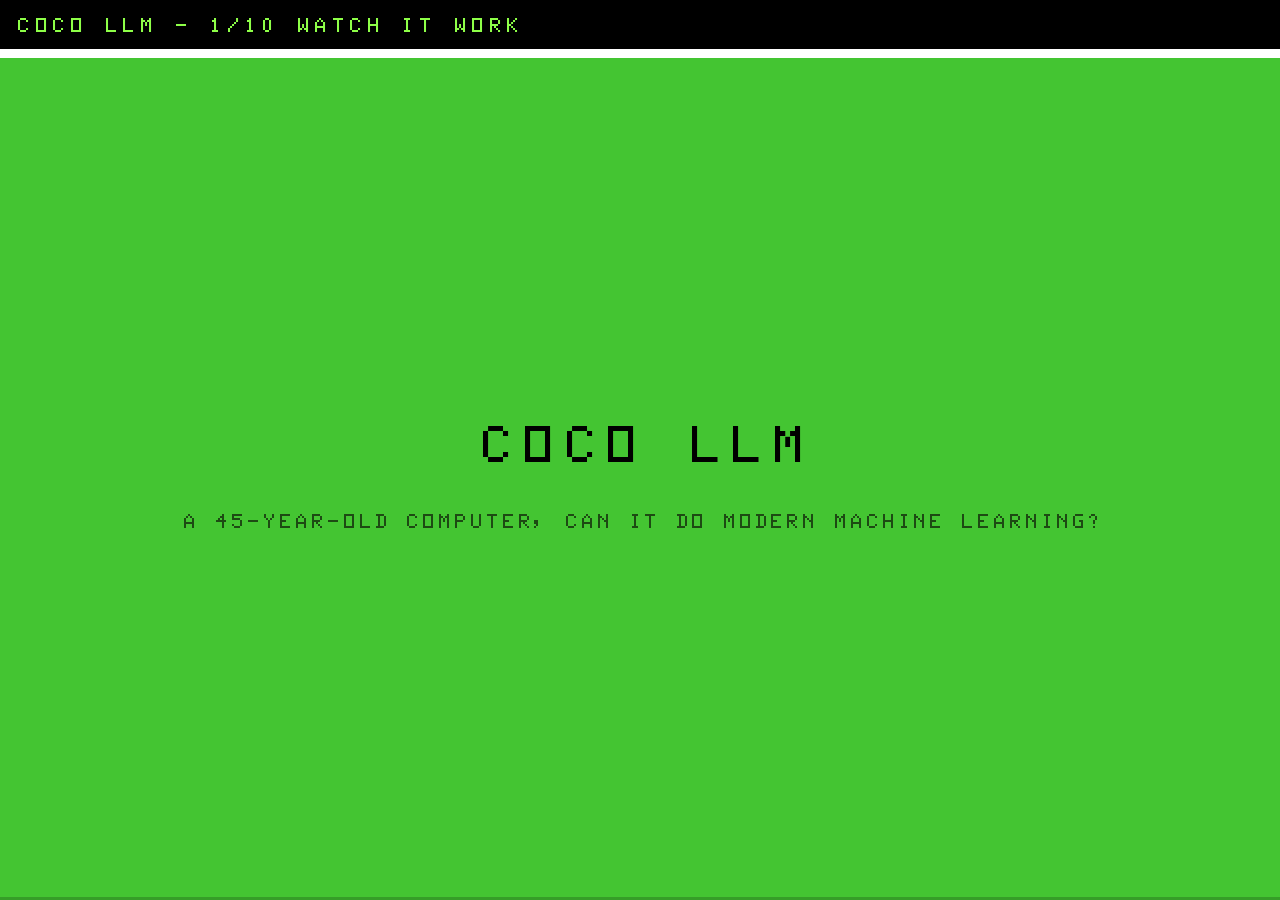
<file: presentation/deck/index.html>
<!doctype html>
<html lang="en">
<head>
<meta charset="utf-8">
<meta name="viewport" content="width=device-width, initial-scale=1">
<title>CoCo LLM</title>

<link rel="stylesheet" href="vendor/reveal/dist/reset.css">
<link rel="stylesheet" href="vendor/reveal/dist/reveal.css">
<link rel="stylesheet" href="../coco-palette.css">
<link rel="stylesheet" href="../coco-type.css">
<link rel="stylesheet" href="theme/coco.css">
<link rel="stylesheet" href="theme/figures.css">
</head>
<body>

<!--
  Nine blocks, forty minutes, five for questions. The structure here mirrors
  presentation/runsheet.md block for block, and data-timing carries that
  file's minute budget so the speaker view paces against it. Press S for the
  speaker view; it shows the notes and whether you are behind.

  Blocks 3, 4, 5, 6 and 8 run in XRoar, not here. Their slides are cues: they
  stay nearly empty so the projector is not competing with the emulator.

  Cut order, decided in advance: block 6 goes first, then block 4. Block 3
  shortens rather than goes. Block 8 never goes.
-->

<div class="reveal">
<div class="slides">

<!-- ============ 1. Watch it work · 1 min · slide + live launch ============ -->
<section data-timing="30" data-block="1" data-bar="COCO LLM - 1/10 WATCH IT WORK">
  <h1>Coco LLM</h1>
  <p class="sub">A 45-year-old computer, can it do modern machine learning?</p>
  <aside class="notes">
    <p><strong>BLOCK 1 OF 10 - WATCH IT WORK - SLIDE 1/2</strong></p>
    <p><strong>MACHINE: EXP-004, the live training run &middot; RUN NOW, room watching: make block1 (opens the deck, then launches XRoar training from random weights)</strong></p>
    <p>PRE-FLIGHT, before you walk on. Run: <strong>make stage</strong>. It launches the five parked XRoar windows:</p>
    <ul><li>EXP-005, block 4 (trains itself, parks at PRESS ANY KEY)</li><li>EXP-007, block 5 (parks at the completion editor)</li><li>EXP-012, block 6 (parks showing sixteen fake titles)</li><li>EXP-013, block 8 (parks at the RPSLS keys. Press R if anyone played it)</li><li>EXP-010, block 9 (parks at YOU SEED - MODEL CONTINUES; silent until Enter)</li></ul>
    <p>The windows look identical. Arrange them in block order. EXP-004 is NOT parked in advance: it starts training the moment it loads, and block 1 launches it in front of the room. Every block has a command — make block1 through block10 — and each demo block's target relaunches its window if a parked one dies.</p>
    <p>LAUNCH: make block1, as the talk opens, with the room watching. EXP-004 resets to random weights and starts training right there. CALL THE SHOT OUT LOUD: seed 6809 draws nonsense from these random weights right now — after 1,160 corrections, the same seed will draw names. Then leave it running and go to the slides: block 2 explains exactly what it is doing while it does it. It parks at PRESS ANY KEY when done.</p>
    <p>Then the photograph, next slide.</p>
  </aside>
</section>

<!-- The photograph: the CoCo 3 at the exhibit table, a Commodore 64 Ultimate behind it, dealing
     EXP-012's fake episode titles. Full screen, no words on it. The
     picture is a temporal average of a Live Photo's frames, so the CRT's
     scan bands cancel; nothing on the screen was altered. -->
<section data-timing="30" data-block="1" data-bar="COCO LLM - 1/10 WATCH IT WORK"
  data-background-image="images/coco3-at-the-table.jpg"
  data-background-size="auto 90%" data-background-position="center 96%">
  <aside class="notes">
    <p><strong>BLOCK 1 OF 10 - WATCH IT WORK - SLIDE 2/2</strong></p>
    <p>My CoCo 3 at the exhibit table, a Commodore 64 Ultimate behind it, with sixteen Star Trek episode titles on its screen. Read three out loud. None of them were ever filmed.</p>
    <p>Say what it is and where the work happened, because the rule is never to hide it: this is EXP-012, the fake episode titles, running on the real machine. The Mac trained this one; the CoCo is dealing them. Block 6 comes back to it.</p>
    <p>The CoCo 1, from 1981 with 32K, is the machine behind this window. It started from random numbers a few seconds ago, and that one trains itself.</p>
    <p>The promise: by the end you will know exactly how it did that, and be unimpressed by it in precisely the right way.</p>
    <p>Then the disclosure, once, and never again: that machine is at table N, what I project is its emulator at its clock speed, nothing is sped up.</p>
  </aside>
</section>

<!-- ============ 2. What the machine thinks a word is · 4 min · slide ============ -->
<section class="chapter" data-block="2" data-bar="COCO LLM - 2/10 HOW IT WORKS" data-background-color="var(--coco-amber)" data-timing="10">
  <p class="chnum">2</p>
  <h2>HOW IT WORKS</h2>
  <p class="charc">Demystifying the words and processes</p>
  <aside class="notes">
    <p><strong>BLOCK 2 OF 10 - HOW IT WORKS - CHAPTER CARD</strong></p>
    <p><strong>MACHINE: none, slides only &middot; EXP-004, the live training run, keeps training in block 1's window &middot; make block2 only prints that reminder</strong></p>
    <p>Prep the room for a little theory</p>
  </aside>
</section>

<section data-timing="25" data-block="2" data-bar="COCO LLM - 2/10 HOW IT WORKS">
  <h2>Training Data</h2>
  <p class="lead">Before the math, what words do we need?<br> Eighteen names of vintage computers.</p>
  <!-- FIGURE:corpus2 -->
  <div class="fig">
    <div class="corpus"><div class="col"><div class="entry">ACORN ARCHIMEDES</div><div class="entry">ACORN BBC MICRO</div><div class="entry">APPLE II</div><div class="entry">APPLE LISA</div><div class="entry">APPLE MACINTOSH</div><div class="entry">ATARI 400</div><div class="entry">ATARI 800</div><div class="entry">ATARI ST</div><div class="entry">COMMODORE 64</div></div><div class="col"><div class="entry">COMMODORE 128</div><div class="entry">COMMODORE AMIGA</div><div class="entry">COMMODORE PET</div><div class="entry">SINCLAIR ZX80</div><div class="entry">SINCLAIR ZX81</div><div class="entry">SINCLAIR ZX SPECTRUM</div><div class="entry">TANDY COLOR COMPUTER</div><div class="entry">TANDY TRS-80</div><div class="entry">TANDY MODEL 100</div></div></div>
    <p class="cap">This is the training data.</p>
  </div>
  <!-- /FIGURE:corpus2 -->
  <aside class="notes">
    <p><strong>BLOCK 2 OF 10 - HOW IT WORKS - SLIDE 1/9</strong></p>
    <p>THE TRAINING DATA, before any mechanism. Read three or four out loud. Everything this block explains is arithmetic over exactly these lines, and nothing else ever enters.</p>
    <p>Worth one beat: eighteen names is an absurdly small training set, and that is the point of the whole talk. Big models differ from this by the amount of training data, not by kind.</p>
  </aside>
</section>

<section data-timing="40" data-block="2" data-bar="COCO LLM - 2/10 HOW IT WORKS">
  <h2>What is a word?</h2>
  <p class="lead">Cutting text into pieces a machine can count is called
  <strong>tokenizing</strong>. The pieces are <strong>tokens</strong>. Here,
  I decided a token will be a whole word.</p>
  <!-- FIGURE:vocabulary -->
  <div class="fig">
    <div class="vocab"><div class="tok"><span class="id">0</span>&lt;END&gt;</div><div class="tok"><span class="id">1</span>100</div><div class="tok"><span class="id">2</span>128</div><div class="tok"><span class="id">3</span>400</div><div class="tok"><span class="id">4</span>64</div><div class="tok"><span class="id">5</span>800</div><div class="tok"><span class="id">6</span>ACORN</div><div class="tok hot"><span class="id">7</span>AMIGA</div><div class="tok"><span class="id">8</span>APPLE</div><div class="tok"><span class="id">9</span>ARCHIMEDES</div><div class="tok"><span class="id">10</span>ATARI</div><div class="tok"><span class="id">11</span>BBC</div><div class="tok"><span class="id">12</span>COLOR</div><div class="tok hot"><span class="id">13</span>COMMODORE</div><div class="tok"><span class="id">14</span>COMPUTER</div><div class="tok"><span class="id">15</span>II</div><div class="tok"><span class="id">16</span>LISA</div><div class="tok"><span class="id">17</span>MACINTOSH</div><div class="tok"><span class="id">18</span>MICRO</div><div class="tok"><span class="id">19</span>MODEL</div><div class="tok"><span class="id">20</span>PET</div><div class="tok"><span class="id">21</span>SINCLAIR</div><div class="tok"><span class="id">22</span>SPECTRUM</div><div class="tok"><span class="id">23</span>ST</div><div class="tok"><span class="id">24</span>TANDY</div><div class="tok"><span class="id">25</span>TRS-80</div><div class="tok"><span class="id">26</span>ZX</div><div class="tok"><span class="id">27</span>ZX80</div><div class="tok"><span class="id">28</span>ZX81</div></div>
    <p class="fragment lbl" data-fragment-index="1">
      COMMODORE AMIGA is
      13 and 7
    </p>
    <div class="slide-window"><div class="win-row fragment" data-fragment-index="2"><span class="cell ctx">&lt;END&gt;</span><span class="cell ctx">&lt;END&gt;</span><span class="arrow">&rarr;</span><span class="cell tgt">COMMODORE</span></div><div class="win-row fragment" data-fragment-index="3"><span class="cell ctx">&lt;END&gt;</span><span class="cell ctx">COMMODORE</span><span class="arrow">&rarr;</span><span class="cell tgt">AMIGA</span></div><div class="win-row fragment" data-fragment-index="4"><span class="cell ctx">COMMODORE</span><span class="cell ctx">AMIGA</span><span class="arrow">&rarr;</span><span class="cell tgt">&lt;END&gt;</span></div></div>
    <p class="cap fragment" data-fragment-index="2">
      Those 2 boxes are the <strong>context window</strong>. Here it
      holds 2 tokens. It slides, and everything before it is gone.
    </p>
    <p class="cap">18 names become
      58 training examples</p>
  </div>
  <!-- /FIGURE:vocabulary -->
  <aside class="notes">
    <p><strong>BLOCK 2 OF 10 - HOW IT WORKS - SLIDE 2/9</strong></p>
    <p>TWO WORDS TO NAME, and most of the room has heard both without ever being shown one.</p>
    <p>TOKENIZING first: the machine does not have words, it has numbers, and a person chose which numbers.</p>
    <p>Ask the room for a word that is not in the vocabulary. There is no graceful answer, and that is the point. Full tokenizer exercise is on the table.</p>
    <p>CONTEXT WINDOW second, on the sliding rows. Those two boxes on the left are the context window. Point at them sliding: the window moves along and everything behind it is gone. This model's window is two tokens wide.</p>
    <p>Worth saying once, plainly: when people talk about a model with a 200,000 token context window, that is this, wider. Same word, same meaning. Do not labour it.</p>
    <p>One experience to hang on the sliding: anyone who has had a long chat where the model seems to forget how the conversation started has watched this happen. The window slid, and the beginning fell out. Not moodiness, not fading interest — arithmetic. This is the cheapest "so THAT'S why" in the talk; spend one sentence on it.</p>
    <p>The window width is also why the next tables come in pairs.</p>
  </aside>
</section>

<!-- ============ 3. Random numbers, then not · 11 min · EXP-004 ============ -->
<!-- Two figures set up the loop, then the machine runs it. Timing splits the
     block's eleven minutes: two minutes of setup, nine on the machine. -->
<section data-timing="20" data-block="2" data-bar="COCO LLM - 2/10 HOW IT WORKS">
  <h2>Thirteen doesn't mean anything</h2>
  <!-- FIGURE:ids -->
  <div class="fig ids">
    <div class="idrow">
      <span class="idset">
        <span class="idchip big"><span class="idn">
          13</span>COMMODORE</span>
      </span>
      <span class="idnote">thirteenth word in the alphabet. That is all
        thirteen means.</span>
    </div>
    <div class="idrow fragment" data-fragment-index="1"><span class="idset"><span class="idchip"><span class="idn">27</span>ZX80</span><span class="idchip"><span class="idn">28</span>ZX81</span></span><span class="idnote yes">next to each other, and related</span></div><div class="idrow fragment" data-fragment-index="2"><span class="idset"><span class="idchip"><span class="idn">8</span>APPLE</span><span class="idchip"><span class="idn">9</span>ARCHIMEDES</span></span><span class="idnote no">next to each other, and not</span></div><div class="idrow fragment" data-fragment-index="3"><span class="idset"><span class="idchip"><span class="idn">8</span>APPLE</span><span class="idchip"><span class="idn">16</span>LISA</span><span class="idchip"><span class="idn">17</span>MACINTOSH</span></span><span class="idnote no">one company, scattered</span></div>
    <p class="cap fragment" data-fragment-index="4">
      The identifier is a name, not a description.
      <strong>Nothing can be learned from doing arithmetic on it.</strong>
    </p>
  </div>
  <!-- /FIGURE:ids -->
  <aside class="notes">
    <p><strong>BLOCK 2 OF 10 - HOW IT WORKS - SLIDE 3/9</strong></p>
    <p>THE BRIDGE. Block 2 left them holding COMMODORE = 13. This says why that is not enough, and it has to land before any table of numbers.</p>
    <p>13 is thirteenth in the alphabet. That is the whole reason.</p>
    <p>Step the three comparisons. ZX80 is 27 and ZX81 is 28, next to each other and genuinely related, which is a coincidence. APPLE is 8 and ARCHIMEDES is 9, just as close, and one is Apple and the other is Acorn. Then APPLE 8, LISA 16, MACINTOSH 17: one company, scattered across the range.</p>
    <p>So the identifier is a name. Ask: what would it mean to add two of them? Nothing. There is nothing to learn from arithmetic on a name.</p>
    <p>That is the problem the next slide solves. Give every word some numbers that CAN be compared.</p>
  </aside>
</section>



<section data-timing="25" data-block="2" data-bar="COCO LLM - 2/10 HOW IT WORKS">
  <h2>Where do the numbers live?</h2>
  <!-- FIGURE:tables -->
  <div class="fig tables">
    <p class="cap top">A context window of 2 tokens means
      <strong>2 tables</strong>, one for each position in
      it.</p>
    <div class="tcols"><div class="tcol"><p class="lbl">window position 1</p><div class="tbl"><div class="trow used"><span class="w">&lt;END&gt;</span><span class="v">-0.0286</span><span class="v">-0.0187</span><span class="v">+0.0583</span></div><div class="trow"><span class="w">100</span><span class="v">-0.0635</span><span class="v">+0.0202</span><span class="v">-0.0332</span></div><div class="trow"><span class="w">128</span><span class="v">+0.1014</span><span class="v">+0.0341</span><span class="v">+0.0630</span></div><div class="trow"><span class="w">400</span><span class="v">-0.0699</span><span class="v">+0.1244</span><span class="v">-0.0669</span></div><div class="trow"><span class="w">64</span><span class="v">+0.0523</span><span class="v">-0.1913</span><span class="v">+0.1560</span></div><div class="trow"><span class="w">800</span><span class="v">-0.0144</span><span class="v">-0.0204</span><span class="v">-0.1229</span></div><div class="trow"><span class="w">ACORN</span><span class="v">+0.0600</span><span class="v">+0.0990</span><span class="v">+0.0720</span></div><div class="trow"><span class="w">AMIGA</span><span class="v">+0.0647</span><span class="v">+0.1912</span><span class="v">+0.0508</span></div><div class="trow"><span class="w">APPLE</span><span class="v">+0.0032</span><span class="v">+0.1665</span><span class="v">-0.0075</span></div><div class="trow"><span class="w">ARCHIMEDES</span><span class="v">+0.0414</span><span class="v">-0.0391</span><span class="v">+0.0519</span></div><div class="trow"><span class="w">ATARI</span><span class="v">+0.1305</span><span class="v">-0.0189</span><span class="v">+0.0234</span></div><div class="trow"><span class="w">BBC</span><span class="v">+0.0115</span><span class="v">-0.0871</span><span class="v">-0.0465</span></div><div class="trow"><span class="w">COLOR</span><span class="v">-0.0995</span><span class="v">+0.0393</span><span class="v">+0.0304</span></div><div class="trow"><span class="w">COMMODORE</span><span class="v">+0.0781</span><span class="v">+0.0250</span><span class="v">+0.0173</span></div><div class="trow"><span class="w">COMPUTER</span><span class="v">+0.0656</span><span class="v">-0.1551</span><span class="v">+0.0774</span></div><div class="trow"><span class="w">II</span><span class="v">-0.1000</span><span class="v">-0.0770</span><span class="v">-0.0791</span></div><div class="trow"><span class="w">LISA</span><span class="v">-0.1404</span><span class="v">+0.1324</span><span class="v">+0.0745</span></div><div class="trow"><span class="w">MACINTOSH</span><span class="v">+0.0789</span><span class="v">+0.0818</span><span class="v">-0.1186</span></div><div class="trow"><span class="w">MICRO</span><span class="v">-0.1804</span><span class="v">-0.0990</span><span class="v">+0.0480</span></div><div class="trow"><span class="w">MODEL</span><span class="v">+0.0365</span><span class="v">-0.0613</span><span class="v">-0.0773</span></div><div class="trow"><span class="w">PET</span><span class="v">-0.0548</span><span class="v">+0.0391</span><span class="v">+0.0656</span></div><div class="trow"><span class="w">SINCLAIR</span><span class="v">+0.0021</span><span class="v">-0.0136</span><span class="v">+0.1279</span></div><div class="trow"><span class="w">SPECTRUM</span><span class="v">+0.1956</span><span class="v">-0.0867</span><span class="v">-0.0615</span></div><div class="trow"><span class="w">ST</span><span class="v">-0.0480</span><span class="v">-0.0263</span><span class="v">+0.0187</span></div><div class="trow"><span class="w">TANDY</span><span class="v">+0.0372</span><span class="v">+0.1312</span><span class="v">+0.0075</span></div><div class="trow"><span class="w">TRS-80</span><span class="v">+0.0720</span><span class="v">-0.0128</span><span class="v">+0.0317</span></div><div class="trow"><span class="w">ZX</span><span class="v">-0.0231</span><span class="v">-0.0645</span><span class="v">-0.1273</span></div><div class="trow"><span class="w">ZX80</span><span class="v">+0.0346</span><span class="v">+0.1066</span><span class="v">+0.2259</span></div><div class="trow"><span class="w">ZX81</span><span class="v">-0.0074</span><span class="v">-0.0266</span><span class="v">-0.1091</span></div></div></div><div class="tcol"><p class="lbl">window position 2</p><div class="tbl"><div class="trow"><span class="w">&lt;END&gt;</span><span class="v">+0.0842</span><span class="v">-0.2132</span><span class="v">+0.0314</span></div><div class="trow"><span class="w">100</span><span class="v">-0.0067</span><span class="v">-0.0758</span><span class="v">+0.0644</span></div><div class="trow"><span class="w">128</span><span class="v">+0.0101</span><span class="v">+0.1105</span><span class="v">-0.1618</span></div><div class="trow"><span class="w">400</span><span class="v">-0.0756</span><span class="v">-0.1501</span><span class="v">-0.0217</span></div><div class="trow"><span class="w">64</span><span class="v">+0.1471</span><span class="v">+0.0131</span><span class="v">-0.0539</span></div><div class="trow"><span class="w">800</span><span class="v">+0.1472</span><span class="v">-0.0117</span><span class="v">+0.0565</span></div><div class="trow"><span class="w">ACORN</span><span class="v">+0.0089</span><span class="v">-0.0320</span><span class="v">-0.0020</span></div><div class="trow"><span class="w">AMIGA</span><span class="v">-0.0401</span><span class="v">-0.0560</span><span class="v">+0.0994</span></div><div class="trow"><span class="w">APPLE</span><span class="v">-0.0183</span><span class="v">+0.0322</span><span class="v">-0.0159</span></div><div class="trow"><span class="w">ARCHIMEDES</span><span class="v">-0.1315</span><span class="v">-0.1453</span><span class="v">-0.0765</span></div><div class="trow"><span class="w">ATARI</span><span class="v">-0.0339</span><span class="v">+0.0056</span><span class="v">-0.0270</span></div><div class="trow"><span class="w">BBC</span><span class="v">-0.2206</span><span class="v">-0.0685</span><span class="v">+0.0527</span></div><div class="trow"><span class="w">COLOR</span><span class="v">+0.0307</span><span class="v">-0.0537</span><span class="v">+0.0513</span></div><div class="trow used"><span class="w">COMMODORE</span><span class="v">-0.0009</span><span class="v">-0.0266</span><span class="v">-0.0168</span></div><div class="trow"><span class="w">COMPUTER</span><span class="v">-0.0170</span><span class="v">+0.1181</span><span class="v">-0.0796</span></div><div class="trow"><span class="w">II</span><span class="v">-0.1115</span><span class="v">+0.0152</span><span class="v">+0.1205</span></div><div class="trow"><span class="w">LISA</span><span class="v">-0.0112</span><span class="v">-0.0673</span><span class="v">+0.0520</span></div><div class="trow"><span class="w">MACINTOSH</span><span class="v">-0.0131</span><span class="v">-0.0097</span><span class="v">-0.0516</span></div><div class="trow"><span class="w">MICRO</span><span class="v">+0.0613</span><span class="v">-0.0930</span><span class="v">+0.0523</span></div><div class="trow"><span class="w">MODEL</span><span class="v">-0.0634</span><span class="v">+0.1124</span><span class="v">+0.0850</span></div><div class="trow"><span class="w">PET</span><span class="v">+0.1085</span><span class="v">+0.0127</span><span class="v">-0.0790</span></div><div class="trow"><span class="w">SINCLAIR</span><span class="v">+0.0732</span><span class="v">+0.0944</span><span class="v">-0.0297</span></div><div class="trow"><span class="w">SPECTRUM</span><span class="v">+0.0624</span><span class="v">-0.0389</span><span class="v">-0.0550</span></div><div class="trow"><span class="w">ST</span><span class="v">-0.0162</span><span class="v">-0.0042</span><span class="v">-0.1061</span></div><div class="trow"><span class="w">TANDY</span><span class="v">-0.0509</span><span class="v">+0.0189</span><span class="v">+0.2089</span></div><div class="trow"><span class="w">TRS-80</span><span class="v">-0.0378</span><span class="v">+0.1478</span><span class="v">-0.0500</span></div><div class="trow"><span class="w">ZX</span><span class="v">-0.0292</span><span class="v">+0.0854</span><span class="v">-0.0055</span></div><div class="trow"><span class="w">ZX80</span><span class="v">+0.0495</span><span class="v">-0.0221</span><span class="v">-0.0561</span></div><div class="trow"><span class="w">ZX81</span><span class="v">-0.0811</span><span class="v">-0.0204</span><span class="v">+0.0529</span></div></div></div></div>
    <div class="pull fragment" data-fragment-index="1">
      <div class="look"><span class="slot">position 1</span><span class="who">&lt;END&gt;</span><span class="vec"><span class="num">-0.0286</span><span class="num">-0.0187</span><span class="num">+0.0583</span></span></div><div class="look"><span class="slot">position 2</span><span class="who">COMMODORE</span><span class="vec"><span class="num">-0.0009</span><span class="num">-0.0266</span><span class="num">-0.0168</span></span></div>
      <div class="look sum">
        <span class="slot"></span><span class="who">add them</span>
        <span class="vec"><span class="num moved">-0.0295</span><span class="num moved">-0.0453</span><span class="num moved">+0.0415</span></span>
      </div>
    </div>
    <p class="cap">Two window positions, 29 tokens, three numbers each.
      <strong>174 of the model's 290 parameters are these two tables.</strong>
      </p>
  </div>
  <!-- /FIGURE:tables -->
  <aside class="notes">
    <p><strong>BLOCK 2 OF 10 - HOW IT WORKS - SLIDE 4/9</strong></p>
    <p>THE FIX for arithmetic on names: give every token numbers that CAN be compared. Here they all are — three numbers per token, per window position. SAY THE WORD while pointing at a row: this is the token's EMBEDDING. The room has heard the word sold; a row of numbers is all it is. The next slide answers why three of them.</p>
    <p>Two tables BECAUSE THE CONTEXT WINDOW IS TWO TOKENS WIDE. One table per position in the window. Say that before anything else on this slide; it is the only reason the screen is split in half.</p>
    <p>29 words in each, three numbers per word. That is 174 numbers, and the model only has 290, so most of this model is a lookup table.</p>
    <p>Point at COMMODORE in both columns. Same word, two different rows. THAT is what "positional" means, and it is why COMMODORE AMIGA and AMIGA COMMODORE are not the same thing to the machine. If anyone asks how it knows about word order, this slide is the answer.</p>
    <p>The context is &lt;END&gt; then COMMODORE, so it fetches the top row of the left table and the COMMODORE row of the right one, and adds them. No arithmetic beyond the addition.</p>
    <p>These numbers are random right now. Training is what makes them mean something.</p>
    <p>IF ASKED WHAT FORMAT THEY ARE IN: on the CoCo each one is a signed 16-bit word in Q4.12, the real value times 4,096, so a word can hold -8 to +8 in steps of 1/4096. They start well inside -1 to +1 (the CoCo's own random draw is within 0.125 of zero), so at this moment the four integer bits are all empty. Training fills them: by epoch 20 a bias reaches nearly 4, and by epoch 60 a weight pins at -8, the format's edge. The decimals on this slide are the floating-point reference's starting draw, not the CoCo's; same size, different numbers.</p>
  </aside>
</section>

<section data-timing="30" data-block="2" data-bar="COCO LLM - 2/10 HOW IT WORKS">
  <h2>Why three?</h2>
  <p class="lead">Each row of three you just saw is a word's
  <strong>embedding</strong>. One number would put a word on a line. Three
  put it in a space, so words can be near each other in more than one
  way.</p>
  <!-- FIGURE:why -->
  <div class="fig why">
    <div class="wtable">
      <div class="wrow head">
        <span class="c n">numbers<br>per word</span>
        <span class="c">parameters</span>
        <span class="c">multiplies<br>to train</span>
        <span class="c">MUL time<br>alone</span>
      </div>
      <div class="wrow"><span class="c n">1</span><span class="c">116</span><span class="c">100,920</span><span class="c">1.2s</span></div><div class="wrow"><span class="c n">2</span><span class="c">203</span><span class="c">201,840</span><span class="c">2.5s</span></div><div class="wrow chosen"><span class="c n">3</span><span class="c">290</span><span class="c">302,760</span><span class="c">3.7s</span></div><div class="wrow"><span class="c n">4</span><span class="c">377</span><span class="c">403,680</span><span class="c">5.0s</span></div><div class="wrow"><span class="c n">5</span><span class="c">464</span><span class="c">504,600</span><span class="c">6.2s</span></div><div class="wrow"><span class="c n">6</span><span class="c">551</span><span class="c">605,520</span><span class="c">7.4s</span></div>
    </div>
    <p class="cap fragment" data-fragment-index="1">
      A token could have been a character instead. That model needs
      <strong>12,859,560</strong> multiplies:
      158 seconds of bare MUL instructions against a
      180-second budget. I built it first, and
      rejected it.
    </p>
    <p class="cap fragment" data-fragment-index="2">
      Choosing how wide to make this, 6 would have fit our
      180 second budget too, but I chose 3 to see how
      that would go. How small I could make it, and still be useful.
    </p>
  </div>
  <!-- /FIGURE:why -->
  <aside class="notes">
    <p><strong>BLOCK 2 OF 10 - HOW IT WORKS - SLIDE 5/9</strong></p>
    <p>THE QUESTION THE LAST SLIDE PLANTED. They have just seen the triples, so answer it before they ask.</p>
    <p>First half is conceptual: one number can only say how much of one thing a word is. Three numbers give it a position in a space, so words can be close in more than one way at once.</p>
    <p>The width is where the scale comparison lives: GPT-3's embedding is 12,288 numbers long where ours is three. Same idea, more room. And when a vector database sells "embeddings", it is selling rows like the ones on the last slide, made for whole documents.</p>
    <p>Second half is the machine. Every extra number is another 29 by 3 multiplies per example, and a MUL costs 11 cycles at 0.89 MHz.</p>
    <p>FRAGMENT 1 IS A CALLBACK to the first slide: a token is a whole word because I decided that. Here is the other choice, priced. Make each token a character and the model has to predict every letter: 12.8 million multiplies, 158 seconds of bare MUL against a 180-second budget. I built that one first, and rejected it. Words over letters is a 42-fold reduction — the biggest single decision in the model, and it is a tokenization decision, not an arithmetic one.</p>
    <p>THEN THE HONEST BIT, and do not skip it: six would have fit. The multiply floor at three is under four seconds. The machine was not the constraint here.</p>
    <p>Three is the smallest we tried and it worked, and the rule was expand only when the evidence says quality is insufficient. It never said that. So the width is a decision somebody made, not a limit the hardware imposed. Hold that thought for the last slide.</p>
    <p>SAY "FLOOR" OUT LOUD. These are multiply instructions only. Nothing here is a measured runtime.</p>
  </aside>
</section>

<section data-timing="25" data-block="2" data-bar="COCO LLM - 2/10 HOW IT WORKS">
  <h2>What is a parameter?</h2>
  <!-- FIGURE:params -->
  <div class="fig params">
    <div class="ptable">
    <div class="prow fragment" data-fragment-index="1"><span class="terms"><span class="term"><span class="tn">2</span><span class="tl">context window</span></span><span class="op">&times;</span><span class="term"><span class="tn">29</span><span class="tl">tokens</span></span><span class="op">&times;</span><span class="term"><span class="tn">3</span><span class="tl">numbers</span></span></span><span class="op eq">=</span><span class="pcount">174</span><span class="pwhat">a row for every window position and token</span></div><div class="prow fragment" data-fragment-index="2"><span class="terms"><span class="term"><span class="tn">29</span><span class="tl">tokens</span></span><span class="op">&times;</span><span class="term"><span class="tn">3</span><span class="tl">numbers</span></span></span><span class="op eq">=</span><span class="pcount">87</span><span class="pwhat">a row for every token it can predict</span></div><div class="prow fragment" data-fragment-index="3"><span class="terms"><span class="term"><span class="tn">29</span><span class="tl">tokens</span></span></span><span class="op eq">=</span><span class="pcount">29</span><span class="pwhat">one starting nudge per token</span></div>
    <div class="prow total fragment" data-fragment-index="4">
      <span class="terms"></span>
      <span class="op eq"></span>
      <span class="pcount">290</span>
      <span class="pwhat">parameters</span>
    </div>
    </div>
    <p class="cap fragment" data-fragment-index="5">
      A parameter is one number that training is allowed to change.
      This model has 290.
      <strong>GPT-3 (2020) had 175B. DeepSeek-V3/R1 (2024) had
      671B.</strong>
    </p>
  </div>
  <!-- /FIGURE:params -->
  <aside class="notes">
    <p><strong>BLOCK 2 OF 10 - HOW IT WORKS - SLIDE 6/9</strong></p>
    <p>THE OTHER WORD EVERYONE HAS HEARD. Nobody has had it explained.</p>
    <p>I just chose 3 numbers per token. This is what that choice multiplies up to. Step the three lines and let the arithmetic do the work.</p>
    <p>The 2 in the first line is the context window. Every term in these sums is a decision somebody made: how wide the window is, how many tokens exist, how many numbers describe each one.</p>
    <p>174 is the two embedding tables from Where the numbers live. 87 is a second table, one row per word it can predict. 29 is a starting nudge per word. 290 in total, and every one accounted for.</p>
    <p>THE DEFINITION, say it plainly: a parameter is one number that training is allowed to change. That is all it has ever meant.</p>
    <p>Then the scale line. 290 against GPT-3's 175 billion (2020) and DeepSeek's 671 billion (2024). Do not editorialise; let them sit with it. Same word, same meaning.</p>
    <p>IF ASKED ABOUT DEEPSEEK'S NUMBER: 671B is the stored total; it is mixture-of-experts, so about 37B are active for any one token. Both are parameters in exactly this slide's sense — numbers training was allowed to change. And GPT-3 was roughly the last frontier model whose count was published; the reliable numbers since are the open-weights models you can download and count.</p>
    <p>Note that vocabulary and numbers-per-token both appear in every line. That is why the choice on the last slide mattered.</p>
  </aside>
</section>

<section data-timing="40" data-block="2" data-bar="COCO LLM - 2/10 HOW IT WORKS">
  <h2>Training Weights One Step at a Time</h2>
  <!-- FIGURE:step -->
  <div class="fig step">
    <p class="half">predict</p>
    <div class="step-row">
      <div class="stage">
        <p class="lbl">one stored row per window position and token</p>
        <div class="lookup">
          <div class="look fragment" data-fragment-index="1"><span class="slot">position 1</span><span class="who">&lt;END&gt;</span><span class="vec"><span class="num">-0.0286</span><span class="num">-0.0187</span><span class="num">+0.0583</span></span></div><div class="look fragment" data-fragment-index="2"><span class="slot">position 2</span><span class="who">COMMODORE</span><span class="vec"><span class="num">-0.0009</span><span class="num">-0.0266</span><span class="num">-0.0168</span></span></div>
          <div class="look sum fragment" data-fragment-index="3">
            <span class="slot"></span>
            <span class="who">add them</span>
            <span class="vec"><span class="num moved">-0.0295</span><span class="num moved">-0.0453</span><span class="num moved">+0.0415</span></span>
          </div>
        </div>
      </div>
      <div class="stage fragment" data-fragment-index="4">
        <p class="lbl">a score for every token</p>
        <div class="bars"><div class="bar" style="height:94.2%"></div><div class="bar" style="height:92.9%"></div><div class="bar" style="height:94.5%"></div><div class="bar" style="height:94.0%"></div><div class="bar" style="height:93.9%"></div><div class="bar" style="height:93.3%"></div><div class="bar" style="height:93.2%"></div><div class="bar target" style="height:93.8%"><span class="after fragment" data-fragment-index="6" style="height:100.0%"></span><span class="barlab">AMIGA</span></div><div class="bar" style="height:93.6%"></div><div class="bar" style="height:93.9%"></div><div class="bar" style="height:94.4%"></div><div class="bar" style="height:93.0%"></div><div class="bar" style="height:93.6%"></div><div class="bar" style="height:93.6%"></div><div class="bar" style="height:92.6%"></div><div class="bar" style="height:92.9%"></div><div class="bar" style="height:92.9%"></div><div class="bar" style="height:94.1%"></div><div class="bar" style="height:92.6%"></div><div class="bar" style="height:93.8%"></div><div class="bar" style="height:93.5%"></div><div class="bar" style="height:93.2%"></div><div class="bar" style="height:94.1%"></div><div class="bar" style="height:93.5%"></div><div class="bar" style="height:93.2%"></div><div class="bar" style="height:94.8%"></div><div class="bar" style="height:93.2%"></div><div class="bar" style="height:94.4%"></div><div class="bar" style="height:93.6%"></div></div>
      </div>
    </div>

    <p class="half fragment" data-fragment-index="3">correct</p>
    <div class="step-row">
      <div class="stage fragment" data-fragment-index="3">
        <p class="lbl">the right answer was
          <span class="hot">AMIGA</span>,
          and it gave AMIGA
          3.5%</p>
        <div class="nudge">
          <div class="nrow"><span class="nlab">the three numbers</span><span class="nv in">-0.0295</span><span class="nv in">-0.0453</span><span class="nv in">+0.0415</span></div>
          <div class="owner fragment" data-fragment-index="4">
            <p class="ownerlab">AMIGA's three weights</p>
            <div class="nrow"><span class="nlab">before</span><span class="nv was">+0.1214</span><span class="nv was">-0.0705</span><span class="nv was">+0.0325</span></div>
            <div class="nrow fragment" data-fragment-index="5"><span class="nlab">change</span><span class="nv chg dn"><span class="arrow">&darr;</span>-0.0017</span><span class="nv chg dn"><span class="arrow">&darr;</span>-0.0027</span><span class="nv chg up"><span class="arrow">&uarr;</span>+0.0025</span></div>
            <div class="nrow fragment" data-fragment-index="6"><span class="nlab">after</span><span class="nv now">+0.1197</span><span class="nv now">-0.0732</span><span class="nv now">+0.0350</span></div>
          </div>
        </div>
        <div class="formula fragment" data-fragment-index="5">
          <div class="frow">
            <span class="fterm">change</span><span class="fop">=</span>
            <span class="fterm hot">0.0625</span>
            <span class="fop">&times;</span>
            <span class="fterm hot">0.9655</span>
            <span class="fop">&times;</span>
            <span class="fterm hot">the number above</span>
          </div>
          <div class="frow why">
            <span class="fterm"></span><span class="fop"></span>
            <span class="fterm">a rate I chose</span>
            <span class="fop"></span>
            <span class="fterm">how wrong it was</span>
            <span class="fop"></span>
            <span class="fterm">what this weight
              contributed</span>
          </div>
        </div>
        <p class="lbl fragment" data-fragment-index="6">
          AMIGA is now
          3.7%
        </p>
      </div>
    </div>
    <p class="cap fragment" data-fragment-index="6">
      Every weight moves the way that would have raised
      AMIGA's score.
      <strong>The sign of each change is the sign of its incoming
      number.</strong>
    </p>
  </div>
  <!-- /FIGURE:step -->
  <aside class="notes">
    <p><strong>BLOCK 2 OF 10 - HOW IT WORKS - SLIDE 7/9</strong></p>
    <p>Say once: real numbers, exported from the reference model.</p>
    <p>Step it. The three numbers are not calculated — every window-position-and-token pair OWNS a stored row; the machine looks up two and ADDS them. Say "adds".</p>
    <p>PAUSE ON FRAGMENT 4: COMMODORE in position 1 has a different row than in position 2. That is all "positional" means, and why COMMODORE AMIGA and AMIGA COMMODORE differ. Word-order questions land here.</p>
    <p>Score all 29: AMIGA gets 3.5%, barely beats 1-in-29. Nudge: AMIGA moves to 3.7%. Barely anything — the honest scale of one step, and there are 1,160 in a run.</p>
    <p>WHAT SETS THE SIZE — everyone's question — three things multiplied:</p>
    <ul><li>Learning rate 1/16: a number I chose. Four shift instructions on the CoCo, which is why it is a sixteenth and not something tidier — hold the number, because in block 3 they watch those shifts run.</li><li>How wrong it was, 0.9655: one minus the right answer's score. Self-correcting — the nudges shrink as it improves, nobody turns them down. Why it settles instead of oscillating.</li><li>The incoming number: how much this weight is to blame. Fed by a big number, it moved more.</li></ul>
    <p>THAT IS THE WHOLE ALGORITHM. The rest is 58 examples, 20 epochs, on a machine from 1981.</p>
  </aside>
</section>

<section data-timing="40" data-block="2" data-bar="COCO LLM - 2/10 HOW IT WORKS">
  <h2>Do it again. And again.</h2>
  <!-- FIGURE:loop -->
  <div class="fig">
    <div class="epochs">
      <div class="epoch head">
        <span class="n"></span><div class="outs"></div>
        <span class="novel">new</span>
        <span class="novel">right shape</span>
        <span class="novel">both</span>
        <span class="enote"></span>
      </div>
      <div class="epoch fragment" data-fragment-index="0"><span class="n">epoch 0</span><div class="outs"><div class="out repeats">II APPLE COMMODORE ACORN 64 II<span class="tag">repeats</span></div><div class="out repeats">ARCHIMEDES ARCHIMEDES ARCHIMEDES 400 SINCLAIR COLOR<span class="tag">repeats</span></div></div><span class="novel">100%</span><span class="novel">0%</span><span class="novel poor">0%</span><span class="enote"></span></div><div class="epoch fragment" data-fragment-index="1"><span class="n">epoch 1</span><div class="outs"><div class="out">II APPLE BBC 64 100 COMMODORE</div><div class="out repeats">ARCHIMEDES ARCHIMEDES AMIGA<span class="tag">repeats</span></div></div><span class="novel">100%</span><span class="novel">6%</span><span class="novel poor">6%</span><span class="enote"></span></div><div class="epoch fragment" data-fragment-index="2"><span class="n">epoch 5</span><div class="outs"><div class="out">COMPUTER ARCHIMEDES</div><div class="out repeats">ATARI ATARI<span class="tag">repeats</span></div></div><span class="novel">98%</span><span class="novel">54%</span><span class="novel poor">52%</span><span class="enote"></span></div><div class="epoch chosen fragment" data-fragment-index="3"><span class="n">epoch 20</span><div class="outs"><div class="out">SINCLAIR AMIGA</div><div class="out">COMMODORE ATARI</div></div><span class="novel">91%</span><span class="novel">98%</span><span class="novel good">90%</span><span class="enote">I stop here</span></div><div class="epoch late fragment" data-fragment-index="4"><span class="n">epoch 60</span><div class="outs"><div class="out">SINCLAIR BBC</div><div class="out copied">COMMODORE 64<span class="tag">in the corpus</span></div></div><span class="novel">28%</span><span class="novel">100%</span><span class="novel poor">28%</span><span class="enote"></span></div>
    </div>
    <p class="cap rubric">
      New means the whole name is not one of the 18 in the corpus, word
      for word. Right shape means two to four tokens starting with one of the
      six makers in the corpus.
    </p>
    <p class="cap invent fragment" data-fragment-index="5">
      Epoch by epoch, same arithmetic, same 580 bytes of weights.
      Early on it says the same token twice. By 20 it picks
      different tokens that sit together plausibly. By 60 it
      hands back what it was given. SINCLAIR never made an AMIGA.
    </p>
    <p class="cap fragment" data-fragment-index="6">
      New is not the same as good. Epoch 0 is 100% new and
      0% the right shape; epoch 60 is 100%
      the right shape because they <em>are</em> the real names.
      <strong>Only the last column counts, and training past
      20 does not raise it.</strong>
    </p>
  </div>
  <!-- /FIGURE:loop -->
  <aside class="notes">
    <p><strong>BLOCK 2 OF 10 - HOW IT WORKS - SLIDE 8/9</strong></p>
    <p>Step the epochs: nonsense, a first-word habit, shape, recitation.</p>
    <p>LAND EPOCH 20 — the promise, on screen: SINCLAIR AMIGA, COMMODORE ATARI. Never existed, could have. The machine has no idea what the words mean; it knows which tokens follow which, and that alone is enough. Same trick as the big ones. NAME IT: with facts, the industry calls this HALLUCINATION — one I asked for. Not a malfunction bolted on; the mechanism, pointed somewhere we happen to mind.</p>
    <p>EPOCH 60: COMMODORE 64 — real, sitting in the training data. Loss still falling, 1.83 to 1.27, while the behaviour got worse. NAME IT: OVERFITTING. I only know because I measured the thing I cared about, not the number the optimizer handed me.</p>
    <p>WATCH THE TAGS down the samples — three failures, leaving in order; the tags carry the words. REPEATS goes first: 41% at epoch 0, 9% at 5, 1% at 20 — the first thing it learns. IN THE CORPUS only shows up late.</p>
    <p>THE NEW COLUMN is the argument, measured over 200 draws: 91% at epoch 20, 28% at 60. Same 290 numbers, same arithmetic — only training length moved, and it slid from inventing to reciting.</p>
    <p>THE TRAP, do not skip: epoch 0 is 100% new and 0% a name. New is easy. New AND shaped is the game, and only the last column scores it.</p>
    <p>If asked:</p>
    <ul><li>Right shape? On the slide: two to four tokens, first token one of the six makers (ACORN, APPLE, ATARI, COMMODORE, SINCLAIR, TANDY). Crude — TANDY TANDY TANDY passes. But written in EXP-002 before any sample existed, and only 3 of 197 passes repeat a token at epoch 20.</li><li>Train longer for better names? Like-a-name is 98% at 20 and saturates at 13. Longer buys recitation.</li><li>Why 20? EXP-002's sweep: useful band 13-25, peak 15 at 93%; twenty scores 90% and matches the 6809 build. And no, I did not tune the demo to flatter it.</li><li>Copy or create? Both — same machinery, and where a model lands between them is a training decision somebody made.</li></ul>
  </aside>
</section>

<section data-timing="20" data-block="2" data-bar="COCO LLM - 2/10 HOW IT WORKS">
  <h2>What did it cost?</h2>
  <!-- FIGURE:cost -->
  <div class="fig">
    <div class="budget">
      <div class="brow fragment" data-fragment-index="1">
        <span class="bkind">time</span>
        <span class="bsum">20 epochs
          <span class="op">&times;</span> 58 examples
          <span class="op">&times;</span> 261 multiplies</span>
        <span class="bval">302,760</span>
        <span class="bnote">multiplies, and
          15.8 million instructions for the
          whole run</span>
      </div>
      <div class="brow fragment" data-fragment-index="2">
        <span class="bkind">to use</span>
        <span class="bsum">850 inference
          <span class="op">+</span> 1,086 shared
          <span class="op">+</span> 580 weights</span>
        <span class="bval">2,516</span>
        <span class="bnote">bytes to run the finished model</span>
      </div>
      <div class="brow fragment" data-fragment-index="3">
        <span class="bkind">to learn</span>
        <span class="bsum">training loop
          <span class="op">+</span> corpus
          <span class="op">+</span> progress display</span>
        <span class="bval">+730</span>
        <span class="bnote">bytes more, and none of it is needed once the
          model is trained</span>
      </div>
    </div>
    <p class="cap fragment" data-fragment-index="4">
      Neither number is special. I picked them so this would finish in a
      reasonable time and leave room for other code or graphics.
    </p>
    <p class="cap fragment" data-fragment-index="5">
      Still wouldn't fit on a 4K machine,
      but it's in the ballpark.
    </p>
  </div>
  <!-- /FIGURE:cost -->
  <aside class="notes">
    <p><strong>BLOCK 2 OF 10 - HOW IT WORKS - SLIDE 9/9</strong></p>
    <p>THE BUDGET is the point: I picked two numbers — 20 epochs, 290 parameters — and each one is a bill.</p>
    <p>Time: 20 x 58 x 261 = 302,760 multiplies, 15.8 million instructions for the run.</p>
    <p>THE SPLIT — every byte in the image classified by job:</p>
    <ul><li>TO USE: 850 inference + 1,086 shared + 580 weights = 2,516. Name INFERENCE — the half a provider bills per token. An "open-weights" release ships the weights file: 580 bytes here, gigabytes there, same file.</li><li>TO LEARN: 730 more — the loops, the gradients, the 58 examples, the progress display. Dead weight the moment training finishes.</li></ul>
    <p>THE POINT: learning and using are different jobs, and the learning half runs once. That is how EXP-006 and EXP-007 put bigger models on this machine — the Mac paid. Same as every model the room has used: somebody paid once, somewhere else. The P in GPT.</p>
    <p>DO NOT QUOTE A RUNTIME. Three minutes was a target; I have a cycle projection, not a measurement. Say so.</p>
    <p>LAST FRAGMENT, the ender: announced 31 July 1980, on sale that September. The cheapest CoCo, catalogue 26-3001, US$399, had 4,096 bytes. This needs 3,480, so on the chip alone it fits with 616 to spare, but a real 4K machine still owes the 512-byte screen and BASIC's workspace, so it would not. In the ballpark, as the slide says. And not "it would have run in 1977" — the machine did not exist.</p>
    <p>Keep the proportions in view: the model is 580 bytes and its trainer is four times bigger. Learning is expensive; the thing you learn is small.</p>
    <p>If asked:</p>
    <ul><li>Working space 234 bytes; self-check 689 (reference weights and checksum, so the CoCo proves it trained to the Mac's numbers) — integrity machinery, counted apart.</li><li>How long? One to two minutes under the emulator, not timed on hardware — say both halves.</li><li>The 60-epoch row is evidence that 20 was enough, not a rival choice.</li></ul>
  </aside>
</section>

<section class="chapter" data-block="3" data-bar="COCO LLM - 3/10 A LITTLE 6809 ASSEMBLY" data-background-color="var(--coco-orange)" data-timing="10">
  <p class="chnum">3</p>
  <h2>A LITTLE<br>6809 ASSEMBLY</h2>
  <p class="charc">A peek at the important code</p>
  <aside class="notes">
    <p><strong>BLOCK 3 OF 10 - A LITTLE 6809 ASSEMBLY - CHAPTER CARD</strong></p>
    <p><strong>MACHINE: EXP-004, the live training run, already in block 1's window &middot; RECOVERY ONLY: make block3 (a fresh run; launch is the reset)</strong></p>
    <p>The slides said what it does. The machine has been doing it since the talk started. Go and look.</p>
  </aside>
</section>

<section class="cue" data-timing="100" data-block="3" data-bar="COCO LLM - 3/10 A LITTLE 6809 ASSEMBLY">
  <h2>Watch it learn</h2>
  <p class="what">EXP-004 &middot; the live training run</p>
  <p class="call">Before training, this seed produced nonsense. After
  training it should produce names.</p>
  <aside class="notes">
    <p><strong>BLOCK 3 OF 10 - A LITTLE 6809 ASSEMBLY - SLIDE 1/8</strong></p>
    <p>SWITCH to the EXP-004 window that block 1 launched. It has been training since the talk opened — measured at one to two minutes, so it is parked at PRESS ANY KEY by now. (Recovery: make block3 launches a fresh run if that window died. The launch is the reset.)</p>
    <p>THE CENTREPIECE and the reason the talk exists. The room watched this start from random weights before they knew what training was. Block 2 just explained it. Now show what ran: 58 examples, 20 epochs, 1,160 corrections, each one the nudge from the One Step slide. The machine seeded 6809 and generated once from the random weights on load — that nonsense comes back labelled RANDOM WEIGHTS on the comparison screen, which is where to read it out.</p>
    <p>Do not touch the keyboard yet. The pause is the audience's, and the code comes first: cut to the assembly that just did the work.</p>
  </aside>
</section>

<section data-timing="90" data-block="3" data-bar="COCO LLM - 3/10 A LITTLE 6809 ASSEMBLY">
  <!-- FIGURE:twomuls -->
  <p class="lead">one signed multiply, from two unsigned ones</p>
  <div class="fig code trace">
    <table class="rtrace">
      <thead><tr><th class="ct"></th><th class="grp">D</th><th class="grp">factor</th><th class="grp">at X</th><th class="grp">product</th><th class="note"></th></tr><tr><th class="ct"></th><th class="g"><div class="r16 hdr" style="--n:2"><span class="lab">A</span><span class="lab">B</span><span class="word"></span></div></th><th class="g"><div class="r16 hdr" style="--n:1"><span class="lab"></span><span class="word"></span></div></th><th class="g"><div class="r16 hdr" style="--n:2"><span class="lab">hi</span><span class="lab">lo</span><span class="word"></span></div></th><th class="g"><div class="r16 hdr" style="--n:2"><span class="lab">hi</span><span class="lab">lo</span><span class="word"></span></div></th><th class="note legend"><span class="byte r">read</span><span class="byte w">written</span></th></tr></thead>
      <tbody><tr class="label"><td class="ct"><div class="code">multiply_s8_s16</div></td><td class="g"><div class="r16" style="--n:2"><span class="byte r">26</span><span class="byte"></span><span class="word"></span></div></td><td class="g"><div class="r16" style="--n:1"><span class="byte"></span><span class="word"></span></div></td><td class="g"><div class="r16" style="--n:2"><span class="byte">255</span><span class="byte">12</span><span class="word">-244</span></div></td><td class="g"><div class="r16" style="--n:2"><span class="byte"></span><span class="byte"></span><span class="word"></span></div></td><td class="note"><div class="code">on arrival</div></td></tr><tr class=""><td class="ct"><div class="code">sta  multiply_factor</div></td><td class="g"><div class="r16" style="--n:2"><span class="byte">26</span><span class="byte"></span><span class="word"></span></div></td><td class="g"><div class="r16" style="--n:1"><span class="byte w">26</span><span class="word">26</span></div></td><td class="g"><div class="r16" style="--n:2"><span class="byte">255</span><span class="byte r">12</span><span class="word"></span></div></td><td class="g"><div class="r16" style="--n:2"><span class="byte"></span><span class="byte"></span><span class="word"></span></div></td><td class="note"><div class="code"></div></td></tr><tr class=""><td class="ct"><div class="code">ldb  1,x</div></td><td class="g"><div class="r16" style="--n:2"><span class="byte r">26</span><span class="byte w r">12</span><span class="word"></span></div></td><td class="g"><div class="r16" style="--n:1"><span class="byte">26</span><span class="word"></span></div></td><td class="g"><div class="r16" style="--n:2"><span class="byte">255</span><span class="byte">12</span><span class="word"></span></div></td><td class="g"><div class="r16" style="--n:2"><span class="byte"></span><span class="byte"></span><span class="word"></span></div></td><td class="note"><div class="code"></div></td></tr><tr class="hot"><td class="ct"><div class="code">mul</div></td><td class="g"><div class="r16" style="--n:2"><span class="byte w r">1</span><span class="byte w r">56</span><span class="word">312</span></div></td><td class="g"><div class="r16" style="--n:1"><span class="byte">26</span><span class="word"></span></div></td><td class="g"><div class="r16" style="--n:2"><span class="byte">255</span><span class="byte">12</span><span class="word"></span></div></td><td class="g"><div class="r16" style="--n:2"><span class="byte"></span><span class="byte"></span><span class="word"></span></div></td><td class="note"><div class="code"></div></td></tr><tr class=""><td class="ct"><div class="code">std  multiply_product</div></td><td class="g"><div class="r16" style="--n:2"><span class="byte">1</span><span class="byte">56</span><span class="word"></span></div></td><td class="g"><div class="r16" style="--n:1"><span class="byte r">26</span><span class="word"></span></div></td><td class="g"><div class="r16" style="--n:2"><span class="byte">255</span><span class="byte">12</span><span class="word"></span></div></td><td class="g"><div class="r16" style="--n:2"><span class="byte w">1</span><span class="byte w">56</span><span class="word">312</span></div></td><td class="note"><div class="code"></div></td></tr><tr class=""><td class="ct"><div class="code">lda  multiply_factor</div></td><td class="g"><div class="r16" style="--n:2"><span class="byte w">26</span><span class="byte">56</span><span class="word"></span></div></td><td class="g"><div class="r16" style="--n:1"><span class="byte">26</span><span class="word"></span></div></td><td class="g"><div class="r16" style="--n:2"><span class="byte r">255</span><span class="byte">12</span><span class="word"></span></div></td><td class="g"><div class="r16" style="--n:2"><span class="byte">1</span><span class="byte">56</span><span class="word"></span></div></td><td class="note"><div class="code"></div></td></tr><tr class=""><td class="ct"><div class="code">ldb  ,x</div></td><td class="g"><div class="r16" style="--n:2"><span class="byte r">26</span><span class="byte w r">255</span><span class="word"></span></div></td><td class="g"><div class="r16" style="--n:1"><span class="byte">26</span><span class="word"></span></div></td><td class="g"><div class="r16" style="--n:2"><span class="byte">255</span><span class="byte">12</span><span class="word"></span></div></td><td class="g"><div class="r16" style="--n:2"><span class="byte">1</span><span class="byte">56</span><span class="word"></span></div></td><td class="note"><div class="code"></div></td></tr><tr class="hot"><td class="ct"><div class="code">mul</div></td><td class="g"><div class="r16" style="--n:2"><span class="byte w">25</span><span class="byte w r">230</span><span class="word">6630</span></div></td><td class="g"><div class="r16" style="--n:1"><span class="byte">26</span><span class="word"></span></div></td><td class="g"><div class="r16" style="--n:2"><span class="byte">255</span><span class="byte">12</span><span class="word"></span></div></td><td class="g"><div class="r16" style="--n:2"><span class="byte r">1</span><span class="byte">56</span><span class="word"></span></div></td><td class="note"><div class="code"></div></td></tr><tr class=""><td class="ct"><div class="code">addb  multiply_product</div></td><td class="g"><div class="r16" style="--n:2"><span class="byte">25</span><span class="byte w r">231</span><span class="word"></span></div></td><td class="g"><div class="r16" style="--n:1"><span class="byte">26</span><span class="word"></span></div></td><td class="g"><div class="r16" style="--n:2"><span class="byte">255</span><span class="byte">12</span><span class="word"></span></div></td><td class="g"><div class="r16" style="--n:2"><span class="byte">1</span><span class="byte">56</span><span class="word"></span></div></td><td class="note"><div class="code"></div></td></tr><tr class="statenote"><td class="ct"><div class="code">stb  multiply_product</div></td><td class="g"><div class="r16" style="--n:2"><span class="byte">25</span><span class="byte">231</span><span class="word"></span></div></td><td class="g"><div class="r16" style="--n:1"><span class="byte">26</span><span class="word"></span></div></td><td class="g"><div class="r16" style="--n:2"><span class="byte">255</span><span class="byte">12</span><span class="word"></span></div></td><td class="g"><div class="r16" style="--n:2"><span class="byte w">231</span><span class="byte">56</span><span class="word">-6344</span></div></td><td class="note"><div class="code">26 × -244 = -6344</div></td></tr></tbody>
    </table>
    <p class="cap">The 6809 multiplies two unsigned bytes. Two of those make one signed multiply. The values are one real training step: context 26 times error -244. <span class="src">src/6809/model_forward.asm - multiply_s8_s16</span></p>
  </div>
  <!-- /FIGURE:twomuls -->
  <aside class="notes">
    <p><strong>BLOCK 3 OF 10 - A LITTLE 6809 ASSEMBLY - SLIDE 2/8</strong></p>
    <p>FIRST CODE IN THE TALK. This is what was running behind block 2's slides, and it has just finished.</p>
    <p>The 6809 has a MUL instruction and it multiplies two UNSIGNED bytes. The model needs signed multiplication. The first version did it a bit at a time: correct, easy to explain, and 38.6 million instructions for the run.</p>
    <p>This is what replaced it. Split the 16-bit operand, two MULs, add the halves. 15.8 million instructions. The model is bit-for-bit identical: not one output changed.</p>
    <p>THE REGISTER COLUMN is a captured training step, not an invention: SINCLAIR's weight update at epoch 5, context 26 times error -244. The MUL rows split D into A : B, so both of addb's operands are on screen before it runs: the 230 is the second MUL's B, and the stored 1 is the first product's high byte, two rows up. Two things to point at. B holds 12 and then 255 — those are -244's two bytes taken unsigned, because MUL never sees a sign. And the second MUL's A half, 25, is never stored: the low sixteen bits are the whole answer. The product this walk ends on, -6344, is the exact gradient the shift slides are about to divide by sixteen. One update, traced end to end.</p>
    <p>THE POINT, and it is a human one: the learning algorithm did not change. Somebody understood both the mathematics and the machine, and that is what turned a correct experiment into something you can watch happen.</p>
    <p>The tests are what made that safe. You cannot optimise aggressively without them; you can only hope.</p>
  </aside>
</section>

<section data-timing="60" data-block="3" data-bar="COCO LLM - 3/10 A LITTLE 6809 ASSEMBLY">
  <!-- FIGURE:signfix -->
  <p class="lead">the correction for a negative factor</p>
  <div class="fig code trace">
    <table class="rtrace">
      <thead><tr><th class="ct"></th><th class="grp">D</th><th class="grp">factor</th><th class="grp">at X</th><th class="grp">product</th><th class="note"></th></tr><tr><th class="ct"></th><th class="g"><div class="r16 hdr" style="--n:2"><span class="lab">A</span><span class="lab">B</span><span class="word"></span></div></th><th class="g"><div class="r16 hdr" style="--n:1"><span class="lab"></span><span class="word"></span></div></th><th class="g"><div class="r16 hdr" style="--n:2"><span class="lab">hi</span><span class="lab">lo</span><span class="word"></span></div></th><th class="g"><div class="r16 hdr" style="--n:2"><span class="lab">hi</span><span class="lab">lo</span><span class="word"></span></div></th><th class="note legend"><span class="byte r">read</span><span class="byte w">written</span></th></tr></thead>
      <tbody><tr class="elide"><td class="ct"><div class="code">...</div></td><td class="g"><div class="r16" style="--n:2"><span class="byte"></span><span class="byte"></span><span class="word"></span></div></td><td class="g"><div class="r16" style="--n:1"><span class="byte w r">135</span><span class="word">-121</span></div></td><td class="g"><div class="r16" style="--n:2"><span class="byte w">0</span><span class="byte w">60</span><span class="word">60</span></div></td><td class="g"><div class="r16" style="--n:2"><span class="byte w">31</span><span class="byte w">164</span><span class="word">8100</span></div></td><td class="note"><div class="code">the MULs saw 135, not -121: 135 × 60 = 8100</div></td></tr><tr class=""><td class="ct"><div class="code">tst  multiply_factor</div></td><td class="g"><div class="r16" style="--n:2"><span class="byte"></span><span class="byte"></span><span class="word"></span></div></td><td class="g"><div class="r16" style="--n:1"><span class="byte">135</span><span class="word"></span></div></td><td class="g"><div class="r16" style="--n:2"><span class="byte">0</span><span class="byte">60</span><span class="word"></span></div></td><td class="g"><div class="r16" style="--n:2"><span class="byte">31</span><span class="byte">164</span><span class="word"></span></div></td><td class="note"><div class="code">negative</div></td></tr><tr class=""><td class="ct"><div class="code">bpl  multiply_ready</div></td><td class="g"><div class="r16" style="--n:2"><span class="byte"></span><span class="byte"></span><span class="word"></span></div></td><td class="g"><div class="r16" style="--n:1"><span class="byte">135</span><span class="word"></span></div></td><td class="g"><div class="r16" style="--n:2"><span class="byte">0</span><span class="byte">60</span><span class="word"></span></div></td><td class="g"><div class="r16" style="--n:2"><span class="byte r">31</span><span class="byte">164</span><span class="word"></span></div></td><td class="note"><div class="code">no branch</div></td></tr><tr class=""><td class="ct"><div class="code">lda  multiply_product</div></td><td class="g"><div class="r16" style="--n:2"><span class="byte w r">31</span><span class="byte"></span><span class="word"></span></div></td><td class="g"><div class="r16" style="--n:1"><span class="byte">135</span><span class="word"></span></div></td><td class="g"><div class="r16" style="--n:2"><span class="byte">0</span><span class="byte r">60</span><span class="word"></span></div></td><td class="g"><div class="r16" style="--n:2"><span class="byte">31</span><span class="byte">164</span><span class="word"></span></div></td><td class="note"><div class="code"></div></td></tr><tr class="hot"><td class="ct"><div class="code">suba  1,x</div></td><td class="g"><div class="r16" style="--n:2"><span class="byte w r">227</span><span class="byte"></span><span class="word"></span></div></td><td class="g"><div class="r16" style="--n:1"><span class="byte">135</span><span class="word"></span></div></td><td class="g"><div class="r16" style="--n:2"><span class="byte">0</span><span class="byte">60</span><span class="word"></span></div></td><td class="g"><div class="r16" style="--n:2"><span class="byte">31</span><span class="byte">164</span><span class="word"></span></div></td><td class="note"><div class="code"></div></td></tr><tr class="statenote"><td class="ct"><div class="code">sta  multiply_product</div></td><td class="g"><div class="r16" style="--n:2"><span class="byte">227</span><span class="byte"></span><span class="word"></span></div></td><td class="g"><div class="r16" style="--n:1"><span class="byte">135</span><span class="word"></span></div></td><td class="g"><div class="r16" style="--n:2"><span class="byte">0</span><span class="byte">60</span><span class="word"></span></div></td><td class="g"><div class="r16" style="--n:2"><span class="byte w">227</span><span class="byte">164</span><span class="word">-7260</span></div></td><td class="note"><div class="code">-121 × 60 = -7260</div></td></tr></tbody>
    </table>
    <p class="cap">The first slide's factor was positive, so it skipped this. Here the factor is -121. MUL cannot take a negative byte and sees 135, which is 256 too many, so the product is 256 times the multiplier too large. One subtraction takes that out. The pair is chosen, not captured, and sits inside the range the training run measured. <span class="src">src/6809/model_forward.asm - multiply_s8_s16</span></p>
  </div>
  <!-- /FIGURE:signfix -->
  <aside class="notes">
    <p><strong>BLOCK 3 OF 10 - A LITTLE 6809 ASSEMBLY - SLIDE 3/8</strong></p>
    <p>OPTIONAL DEPTH. Drop this first if the run finishes early.</p>
    <p>MUL is unsigned, so if the factor was negative its unsigned form is 256 too large. Subtract the multiplier's low byte from the high byte of the result and it is correct again.</p>
    <p>Worth showing because it is the kind of detail that decides whether a thing is possible on this machine at all, and because it is five instructions.</p>
    <p>The register column runs the same worked numbers as the next slide, so the bit rows there are these registers drawn in binary. The dots row says what the elided code left behind: this example's own two MULs made 135 x 60 = 8100, bytes 31 and 164 — that is where lda's 31 comes from.</p>
    <p>WHERE THE 60 COMES FROM: suba 1,x reaches back to the multiplier, still sitting at X — the same 1,x the MULs loaded from. Nothing new arrives for the fix; it reuses an input it already had. And 164 survives to the last line untouched: the correction only ever edits the high byte.</p>
    <p>Note the factor here is negative where the captured step's was not — that is exactly why the captured step skipped this correction and this example needs it.</p>
  </aside>
</section>

<section data-timing="50" data-block="3" data-bar="COCO LLM - 3/10 A LITTLE 6809 ASSEMBLY">
  <p class="lead">why one subtraction is enough</p>
  <!-- FIGURE:signbits -->
  <div class="fig sign2">
    <table class="signtbl">
      <thead><tr><th></th><th class="bitcell"><span class="bits">
        <span class="bytelab">high byte</span><span class="bytelab">low byte</span>
      </span></th><th class="g"><div class="r16 hdr" style="--n:2"><span class="lab">hi</span><span class="lab">lo</span><span class="word"></span></div></th><th></th></tr></thead>
      <tbody><tr><td class="lab">the factor, -121</td><td class="bitcell"><span class="bits"><span class="bit gap"></span><span class="bit gap"></span><span class="bit gap"></span><span class="bit gap"></span><span class="bit gap"></span><span class="bit gap"></span><span class="bit gap"></span><span class="bit gap"></span><span class="bit on">1</span><span class="bit">0</span><span class="bit">0</span><span class="bit">0</span><span class="bit">0</span><span class="bit on">1</span><span class="bit on">1</span><span class="bit on">1</span></span></td><td class="g"><div class="r16" style="--n:1"><span class="byte">135</span><span class="word">-121</span></div></td><td class="note">MUL ignores the sign bit and reads 135</td></tr><tr class="fragment" data-fragment-index="1"><td class="lab">MUL makes 135 &times; 60</td><td class="bitcell"><span class="bits"><span class="bit">0</span><span class="bit">0</span><span class="bit">0</span><span class="bit on">1</span><span class="bit on">1</span><span class="bit on">1</span><span class="bit on">1</span><span class="bit on edge">1</span><span class="bit on">1</span><span class="bit">0</span><span class="bit on">1</span><span class="bit">0</span><span class="bit">0</span><span class="bit on">1</span><span class="bit">0</span><span class="bit">0</span></span></td><td class="g"><div class="r16" style="--n:2"><span class="byte">31</span><span class="byte">164</span><span class="word">8100</span></div></td><td class="note">too big by 256 &times; 60</td></tr><tr class="fragment" data-fragment-index="2"><td class="lab">the excess, 256 &times; 60</td><td class="bitcell"><span class="bits"><span class="bit">0</span><span class="bit">0</span><span class="bit on">1</span><span class="bit on">1</span><span class="bit on">1</span><span class="bit on">1</span><span class="bit">0</span><span class="bit edge">0</span><span class="bit">0</span><span class="bit">0</span><span class="bit">0</span><span class="bit">0</span><span class="bit">0</span><span class="bit">0</span><span class="bit">0</span><span class="bit">0</span></span></td><td class="g"><div class="r16" style="--n:2"><span class="byte">60</span><span class="byte">0</span><span class="word">15360</span></div></td><td class="note">60 in the high byte, nothing below</td></tr><tr class="fragment" data-fragment-index="3"><td class="lab">suba takes 60 off the high byte</td><td class="bitcell"><span class="bits"><span class="bit on">1</span><span class="bit on">1</span><span class="bit on">1</span><span class="bit">0</span><span class="bit">0</span><span class="bit">0</span><span class="bit on">1</span><span class="bit on edge">1</span><span class="bit on">1</span><span class="bit">0</span><span class="bit on">1</span><span class="bit">0</span><span class="bit">0</span><span class="bit on">1</span><span class="bit">0</span><span class="bit">0</span></span></td><td class="g"><div class="r16" style="--n:2"><span class="byte">227</span><span class="byte">164</span><span class="word">-7260</span></div></td><td class="note">-121 &times; 60 = -7260</td></tr></tbody>
    </table>
    <p class="cap fragment" data-fragment-index="4">
      The low byte is the same before and after. The excess lived only in
      the high byte, so one subtraction there is the whole fix.
    </p>
  </div>
  <!-- /FIGURE:signbits -->
  <aside class="notes">
    <p><strong>BLOCK 3 OF 10 - A LITTLE 6809 ASSEMBLY - SLIDE 4/8</strong></p>
    <p>Step it. MUL takes two unsigned bytes, so a negative factor cannot be handed to it as it is. -121 arrives as 135, and 135 is exactly 256 more than -121.</p>
    <p>So the product is too big by 256 times the multiplier. Here is the part worth pausing on: in the low sixteen bits, 256 times anything is that thing shifted into the HIGH BYTE. So the entire error is the multiplier's low byte sitting one byte up.</p>
    <p>Which is why the fix is one instruction. suba 1,x subtracts that byte from the high half and the answer is correct: -7260, and -121 times 60 is -7260.</p>
    <p>SAY WHAT THESE NUMBERS ARE. A worked example, not a captured training step, chosen to sit inside the product range EXP-004 actually measured. Do not imply I caught the machine doing this exact multiply.</p>
    <p>POINT AT THE TWO BIT ROWS. The low bytes are identical. Only the high half moved, because that is where the entire error was. That is the proof that one subtraction is enough, and it is on the screen rather than in the explanation.</p>
    <p>THE POINT: five instructions is the difference between this machine being able to train a model and not. That is not a metaphor, it is the arithmetic.</p>
  </aside>
</section>

<section data-timing="40" data-block="3" data-bar="COCO LLM - 3/10 A LITTLE 6809 ASSEMBLY">
  <!-- FIGURE:lrcode -->
  <p class="lead">the learning rate, in eight instructions</p>
  <div class="fig code trace">
    <table class="rtrace level">
      <thead><tr><th class="ct"></th><th class="grp">D</th><th class="note"></th></tr><tr><th class="ct"></th><th class="g"></th><th class="note"></th></tr></thead>
      <tbody><tr class="elide empty"><td class="ct"><div class="code">...</div></td><td class="g"></td><td class="note"><div class="code"></div></td></tr><tr class=""><td class="ct"><div class="code">lbsr  experiment_multiply_training_context</div></td><td class="g plain">-6344</td><td class="note"><div class="code"></div></td></tr><tr class="hot empty"><td class="ct"><div class="code">asra</div></td><td class="g"></td><td class="note"><div class="code"></div></td></tr><tr class="hot"><td class="ct"><div class="code">rorb</div></td><td class="g plain">-3172</td><td class="note"><div class="code"></div></td></tr><tr class="hot empty"><td class="ct"><div class="code">asra</div></td><td class="g"></td><td class="note"><div class="code"></div></td></tr><tr class="hot"><td class="ct"><div class="code">rorb</div></td><td class="g plain">-1586</td><td class="note"><div class="code"></div></td></tr><tr class="hot empty"><td class="ct"><div class="code">asra</div></td><td class="g"></td><td class="note"><div class="code"></div></td></tr><tr class="hot"><td class="ct"><div class="code">rorb</div></td><td class="g plain">-793</td><td class="note"><div class="code"></div></td></tr><tr class="hot empty"><td class="ct"><div class="code">asra</div></td><td class="g"></td><td class="note"><div class="code"></div></td></tr><tr class="hot"><td class="ct"><div class="code">rorb</div></td><td class="g plain">-397</td><td class="note"><div class="code"></div></td></tr></tbody>
    </table>
    <p class="cap">Each ASRA and RORB pair halves the signed number. Four pairs divide by sixteen, and that is the learning rate. It picks up the -6344 the multiply slide made. <span class="src">src/6809/training.asm - update_weight</span></p>
  </div>
  <!-- /FIGURE:lrcode -->
  <aside class="notes">
    <p><strong>BLOCK 3 OF 10 - A LITTLE 6809 ASSEMBLY - SLIDE 5/8</strong></p>
    <p>CALLBACK to the nudge slide. We said the learning rate is 1/16. Here it is.</p>
    <p>Four asra/rorb pairs shift the 16-bit gradient right by four, which divides it by sixteen. That is the whole of the learning rate.</p>
    <p>The register column starts at -6344 because the multiply slide just made it — same captured update, picked up where that walk ended. And it shows the carry doing the ferrying: each ASRA parks A's low bit in the carry, each RORB collects it into the top of B. That is the gap the next slide draws in bits.</p>
    <p>Say why it is a sixteenth and not 0.1 or 0.03: because a shift is free and a division is not. The hyperparameter everyone tunes is, on this machine, a choice about which instructions exist.</p>
    <p>Ask the room what a learning rate of 1/8 would cost here. One fewer pair.</p>
  </aside>
</section>

<section data-timing="50" data-block="3" data-bar="COCO LLM - 3/10 A LITTLE 6809 ASSEMBLY">
  <p class="lead">divide by two, four times over</p>
  <!-- FIGURE:shiftbits -->
  <div class="fig shifts">
    <div class="bithead">
      <span class="steplab"></span>
      <span class="bits"><span class="bytelab">A &mdash; asra</span>
        <span class="carry">carry in</span>
        <span class="bytelab">B &mdash; rorb</span></span>
      <span class="carryout">carry out</span>
      <span class="decimal"></span>
    </div>
    <div class="bitrow signrow">
      <span class="steplab"></span>
      <span class="bits"><span class="bit">&minus;</span><span class="bit"></span><span class="bit"></span><span class="bit"></span><span class="bit"></span><span class="bit"></span><span class="bit"></span><span class="bit"></span><span class="carry"></span><span class="bit"></span><span class="bit"></span><span class="bit"></span><span class="bit"></span><span class="bit"></span><span class="bit"></span><span class="bit"></span><span class="bit"></span></span>
      <span class="carryout"></span>
      <span class="decimal"></span>
    </div>
    <div class="bitrow fragment" data-fragment-index="0"><span class="steplab">gradient</span><span class="bits"><span class="bit on sign">1</span><span class="bit on">1</span><span class="bit on">1</span><span class="bit">0</span><span class="bit">0</span><span class="bit on">1</span><span class="bit on">1</span><span class="bit on edge">1</span><span class="carry"></span><span class="bit">0</span><span class="bit">0</span><span class="bit on">1</span><span class="bit on">1</span><span class="bit on">1</span><span class="bit">0</span><span class="bit">0</span><span class="bit">0</span></span><span class="carryout"></span><span class="decimal">-6344</span></div><div class="bitrow fragment" data-fragment-index="1"><span class="steplab">asra rorb &times;1</span><span class="bits"><span class="bit on sign">1</span><span class="bit on">1</span><span class="bit on">1</span><span class="bit on">1</span><span class="bit">0</span><span class="bit">0</span><span class="bit on">1</span><span class="bit on edge">1</span><span class="carry">&rarr;1&rarr;</span><span class="bit on">1</span><span class="bit">0</span><span class="bit">0</span><span class="bit on">1</span><span class="bit on">1</span><span class="bit on">1</span><span class="bit">0</span><span class="bit">0</span></span><span class="carryout"><span class="dropped">0</span></span><span class="decimal">-3172</span></div><div class="bitrow fragment" data-fragment-index="2"><span class="steplab">asra rorb &times;2</span><span class="bits"><span class="bit on sign">1</span><span class="bit on">1</span><span class="bit on">1</span><span class="bit on">1</span><span class="bit on">1</span><span class="bit">0</span><span class="bit">0</span><span class="bit on edge">1</span><span class="carry">&rarr;1&rarr;</span><span class="bit on">1</span><span class="bit on">1</span><span class="bit">0</span><span class="bit">0</span><span class="bit on">1</span><span class="bit on">1</span><span class="bit on">1</span><span class="bit">0</span></span><span class="carryout"><span class="dropped">0</span></span><span class="decimal">-1586</span></div><div class="bitrow fragment" data-fragment-index="3"><span class="steplab">asra rorb &times;3</span><span class="bits"><span class="bit on sign">1</span><span class="bit on">1</span><span class="bit on">1</span><span class="bit on">1</span><span class="bit on">1</span><span class="bit on">1</span><span class="bit">0</span><span class="bit edge">0</span><span class="carry">&rarr;1&rarr;</span><span class="bit on">1</span><span class="bit on">1</span><span class="bit on">1</span><span class="bit">0</span><span class="bit">0</span><span class="bit on">1</span><span class="bit on">1</span><span class="bit on">1</span></span><span class="carryout"><span class="dropped">0</span></span><span class="decimal">-793</span></div><div class="bitrow last fragment" data-fragment-index="4"><span class="steplab">asra rorb &times;4</span><span class="bits"><span class="bit on sign">1</span><span class="bit on">1</span><span class="bit on">1</span><span class="bit on">1</span><span class="bit on">1</span><span class="bit on">1</span><span class="bit on">1</span><span class="bit edge">0</span><span class="carry">&rarr;0&rarr;</span><span class="bit">0</span><span class="bit on">1</span><span class="bit on">1</span><span class="bit on">1</span><span class="bit">0</span><span class="bit">0</span><span class="bit on">1</span><span class="bit on">1</span></span><span class="carryout"><span class="dropped">1</span></span><span class="decimal">-397</span></div>
    <p class="cap fragment" data-fragment-index="5">
      Two's complement: <strong>a leading 1 means negative.</strong> These
      same sixteen bits read as 59,192 if you take them as unsigned.
    </p>
    <p class="cap fragment" data-fragment-index="6">
      <code>asra</code> keeps that top bit and drops the bottom one into the
      carry; <code>rorb</code> carries it in to B's top, then drops B's
      bottom bit into the same carry, uncollected: the
      <strong>carry out</strong>. Watch the left edge: <strong>the 1 copies
      itself downward, which keeps the value negative as it halves.</strong>
    </p>
    <p class="cap fragment" data-fragment-index="7">
      Every number in this model is a whole number, because this machine has
      no other kind. Effectively, we are doing
      <strong>quantization</strong> to 16 bits. The 4-bit models on phones
      make the same trade.
    </p>
    <p class="cap fragment" data-fragment-index="8">
      Four halvings is one multiplication by
      <strong>0.0625</strong> &mdash; the
      nudge rate I chose for each training step. -6344 times
      0.0625 is exactly
      -396.5; the shifts land on
      -397. That last carry out (the 1)
      is the 0.5 we lose in <strong>quantization</strong>.
    </p>
  </div>
  <!-- /FIGURE:shiftbits -->
  <aside class="notes">
    <p><strong>BLOCK 3 OF 10 - A LITTLE 6809 ASSEMBLY - SLIDE 6/8</strong></p>
    <p>WHAT THOSE EIGHT INSTRUCTIONS DO, on a real weight update taken out of training: SINCLAIR's third weight at epoch 5, error -244 times context 26.</p>
    <p>D is two registers side by side, A and B, and the gap on screen is that boundary. ASRA shifts A right, KEEPS THE TOP BIT, and drops the bottom one into the carry. RORB rotates that carry into the top of B. Together they move all sixteen bits one place right.</p>
    <p>SAY THE CONVENTION BEFORE RELYING ON IT: two's complement, a leading 1 means negative. Do not assume the room knows.</p>
    <p>And make the connection back two slides. These same sixteen bits read as 59,192 if you take them as unsigned. Nothing in the bits says which. THE INSTRUCTION YOU CHOOSE DECIDES. That is exactly why MUL needed a correction: MUL reads its input unsigned, so it read -121 as 135. Here ASRA reads signed, so it preserves the top bit. Same bits, two readings, and the programmer picks.</p>
    <p>POINT AT THE LEFT EDGE and step the rows. The sign bit stays 1 and copies itself downward, one more each time. That is what "arithmetic" shift means, and it is why -6344 halves to -3172 instead of turning into some large positive number. LSRA, the logical shift, would put a 0 there and -6344 would become 29,596.</p>
    <p>THEN POINT AT THE CARRY IN COLUMN. The arrows show the bit in flight: ASRA drops it out of A, it rides the carry, RORB delivers it into the top of B — 1, 1, 1, then 0. That is the whole reason there are two different instructions instead of two ASRs.</p>
    <p>-6344, -3172, -1586, -793, -397. The weight goes from 683 to 1080.</p>
    <p>THE CARRY OUT COLUMN is the same flag one step later: RORB drops B's low bit back into the carry and nothing collects it — 0, 0, 0, 1, thrown away. Same word, same hardware bit, two fates: carried in, or carried out. That orphaned bit is the rounding error of a learning rate; it accumulates over 1,160 updates, and it is also why the whole thing fits and runs.</p>
    <p>NAME THE WORD on the way: every number in this model is a whole number — the machine has no other kind — and running a model in integers is QUANTIZATION. The 4-bit models on phones make the same trade for the same reason, and the bits falling off the right are the price, visible for once.</p>
    <p>THE LANDING, last fragment, and say it slowly: everything they just watched is one multiplication by 0.0625 — the nudge rate from One step, the rate I chose. -6344 times 0.0625 is exactly -396.5; the shifts land on -397; that last carry out — the 1 — is the missing half. Close it: THE HYPERPARAMETER IS THESE EIGHT INSTRUCTIONS.</p>
    <p>IF ASKED WHY NOT ASRA AND ASRB, which an assembly-literate room will: ASRB sign-extends B instead of taking the carry, so the bit that fell out of A is thrown away and B's own top bit is duplicated. You get two independent 8-bit shifts. Verified on the direct simulator: halving $0175 gives 186 with asra/rorb and 58 with asra/asrb.</p>
    <p>Nasty detail worth having: on some values the two agree, whenever A's dropped bit happens to equal B's top bit. That is a bug that survives casual testing.</p>
  </aside>
</section>

<section class="cue" data-timing="150" data-block="3" data-bar="COCO LLM - 3/10 A LITTLE 6809 ASSEMBLY">
  <h2>Back to the machine</h2>
  <p class="what">EXP-004 &middot; the comparison</p>
  <aside class="notes">
    <p><strong>BLOCK 3 OF 10 - A LITTLE 6809 ASSEMBLY - SLIDE 7/8</strong></p>
    <p>SWITCH back to the EXP-004 XRoar window launched at block 1, parked at PRESS ANY KEY since somewhere in block 2.</p>
    <p>Pause at PRESS ANY KEY and let SOMEONE IN THE ROOM decide when inference begins. That is the whole reason the pause exists.</p>
    <p>Then the controlled comparison: same generation seed 6809, run again. RANDOM WEIGHTS above the first output, LEARNED WEIGHTS above the second. Architecture, initial weights, budget, vocabulary and sampling seed all held; only training differs.</p>
    <p>Eleven trained samples stay on screen so they see a distribution rather than one lucky output.</p>
    <p>If it did not improve, say so and inspect the evidence together. A recorded run is a labelled comparison, never a substitute.</p>
  </aside>
</section>

<section data-timing="45" data-block="3" data-bar="COCO LLM - 3/10 A LITTLE 6809 ASSEMBLY">
  <h2>How it picks the next token</h2>
  <!-- FIGURE:draw -->
  <div class="fig draw">
    <p class="cap top">The softmax turns the 29 scores into probabilities that add up
      to 256, so every token owns a stretch of a line from 0 to 255 as
      wide as its share.
      <strong>The machine draws one byte, and the token under it is the
      answer.</strong></p>
    <div class="dwalk">
      <div class="drow head"><span class="dlab"></span><span class="dline axis"><span class="dtick">0</span><span class="dtick">255</span></span><span class="dres"></span></div>
      <div class="drow fragment" data-fragment-index="1"><span class="dlab">1st token</span><span class="dline"><span class="dseg" style="width:0.391%"></span><span class="dseg" style="width:0.391%"></span><span class="dseg" style="width:0.391%"></span><span class="dseg" style="width:0.391%"></span><span class="dseg" style="width:0.391%"></span><span class="dseg" style="width:3.516%"></span><span class="dseg" style="width:0.391%"></span><span class="dseg" style="width:5.078%"></span><span class="dseg" style="width:0.391%"></span><span class="dseg" style="width:6.641%">ATARI</span><span class="dseg" style="width:0.391%"></span><span class="dseg" style="width:0.391%"></span><span class="dseg hit" style="width:10.547%">COMMODORE</span><span class="dseg" style="width:0.391%"></span><span class="dseg" style="width:0.391%"></span><span class="dseg" style="width:0.391%"></span><span class="dseg" style="width:0.391%"></span><span class="dseg" style="width:0.391%"></span><span class="dseg" style="width:0.391%"></span><span class="dseg" style="width:0.391%"></span><span class="dseg" style="width:14.453%">SINCLAIR</span><span class="dseg" style="width:0.391%"></span><span class="dseg" style="width:0.391%"></span><span class="dseg" style="width:51.172%">TANDY</span><span class="dseg" style="width:0.391%"></span><span class="dseg" style="width:0.391%"></span><span class="dseg" style="width:0.391%"></span><span class="dseg" style="width:0.391%"></span><span class="dmark" style="left:19.727%">50</span></span><span class="dres"><span class="dtok">COMMODORE</span><span class="dshare">27 of 256</span></span></div><div class="drow fragment" data-fragment-index="2"><span class="dlab">2nd token</span><span class="dline"><span class="dseg" style="width:0.781%"></span><span class="dseg hit" style="width:6.641%">128</span><span class="dseg" style="width:4.688%"></span><span class="dseg" style="width:6.641%">64</span><span class="dseg" style="width:5.469%">800</span><span class="dseg" style="width:0.781%"></span><span class="dseg" style="width:7.031%">AMIGA</span><span class="dseg" style="width:0.391%"></span><span class="dseg" style="width:3.906%"></span><span class="dseg" style="width:0.781%"></span><span class="dseg" style="width:3.906%"></span><span class="dseg" style="width:4.688%"></span><span class="dseg" style="width:0.781%"></span><span class="dseg" style="width:0.781%"></span><span class="dseg" style="width:4.688%"></span><span class="dseg" style="width:4.688%"></span><span class="dseg" style="width:4.688%"></span><span class="dseg" style="width:0.781%"></span><span class="dseg" style="width:4.297%"></span><span class="dseg" style="width:9.766%">PET</span><span class="dseg" style="width:0.781%"></span><span class="dseg" style="width:0.781%"></span><span class="dseg" style="width:4.688%"></span><span class="dseg" style="width:0.781%"></span><span class="dseg" style="width:4.688%"></span><span class="dseg" style="width:4.297%"></span><span class="dseg" style="width:3.906%"></span><span class="dseg" style="width:3.906%"></span><span class="dmark" style="left:4.883%">12</span></span><span class="dres"><span class="dtok">128</span><span class="dshare">17 of 256</span></span></div><div class="drow fragment" data-fragment-index="3"><span class="dlab">3rd token</span><span class="dline"><span class="dseg hit" style="width:89.062%">&lt;END&gt;</span><span class="dseg" style="width:0.391%"></span><span class="dseg" style="width:0.391%"></span><span class="dseg" style="width:0.391%"></span><span class="dseg" style="width:0.391%"></span><span class="dseg" style="width:0.391%"></span><span class="dseg" style="width:0.391%"></span><span class="dseg" style="width:0.391%"></span><span class="dseg" style="width:0.391%"></span><span class="dseg" style="width:0.391%"></span><span class="dseg" style="width:0.391%"></span><span class="dseg" style="width:0.391%"></span><span class="dseg" style="width:0.391%"></span><span class="dseg" style="width:0.391%"></span><span class="dseg" style="width:0.391%"></span><span class="dseg" style="width:0.391%"></span><span class="dseg" style="width:0.391%"></span><span class="dseg" style="width:0.391%"></span><span class="dseg" style="width:0.391%"></span><span class="dseg" style="width:0.391%"></span><span class="dseg" style="width:0.391%"></span><span class="dseg" style="width:0.391%"></span><span class="dseg" style="width:0.391%"></span><span class="dseg" style="width:0.391%"></span><span class="dseg" style="width:0.391%"></span><span class="dseg" style="width:0.391%"></span><span class="dseg" style="width:0.391%"></span><span class="dseg" style="width:0.391%"></span><span class="dseg" style="width:0.391%"></span><span class="dmark" style="left:46.680%">119</span></span><span class="dres"><span class="dtok">&lt;END&gt;</span><span class="dshare">228 of 256</span></span></div>
    </div>
    <p class="cap rule">For the first 2 tokens END's stretch is handed to the
      favourite, so a name is never one word.</p>
    <p class="cap fragment" data-fragment-index="4">
      Seed 6809 drew 50, 12, 119: <strong>COMMODORE 128</strong>, the
      first name on the CoCo's screen. Seed 6810 drew 177, 110, 29 from
      the same table: <strong>TANDY COMPUTER</strong>.
    </p>
    <p class="cap fragment" data-fragment-index="5">
      Greedy decoding skips the draw and takes the widest stretch every time.
      That is what temperature zero means.
    </p>
  </div>
  <!-- /FIGURE:draw -->
  <aside class="notes">
    <p><strong>BLOCK 3 OF 10 - A LITTLE 6809 ASSEMBLY - SLIDE 8/8</strong></p>
    <p>THE ROOM JUST WATCHED COMMODORE 128 appear as the first trained name. This slide is the three bytes that chose it. The scores from One Step add up to 256, so every token owns a stretch of a line as wide as its share. The CoCo draws one byte, 0 to 255, and whatever stretch it lands on is the token.</p>
    <p>STEP THE ROWS. Draw 50 lands on COMMODORE, 27 of 256. POINT AT TANDY: it owns half the line, 131 of 256, and lost. That is the whole difference between sampling and picking the best, and it is where the "new" column on the epoch slide comes from.</p>
    <p>Draw 12 lands on 128. Draw 119 lands on END, which owns nearly the whole line by now: the model is sure the name is over. COMMODORE 128 is a real name; the corpus has it.</p>
    <p>SEED 6810 draws 177, 110, 29 from the same table: TANDY COMPUTER. Same weights, same rows, different bytes. The eleven names on the CoCo's screen are eleven paths through the same table.</p>
    <p>THE RULE, name it: for the first two tokens END's stretch is handed to the favourite, so a name is never one word. That is in the code, not in the weights.</p>
    <p>GREEDY, last fragment: skip the draw, take the widest stretch. Temperature zero. Block 4's prompt demo is greedy, which is why the same prompt always gives the same answer there.</p>
    <p>If asked where the byte comes from: xorshift16, the same 16-bit generator that seeded the weights, low byte of each state. Not hardware noise. The seed is the whole reason the run repeats.</p>
    <p>If asked about temperature: it rescales the scores before they become shares. Higher temperature narrows the fat stretch and widens the thin ones; lower does the reverse, and zero is greedy. Same line, cut differently.</p>
  </aside>
</section>

<!-- ============ 4. Change one thing: the prompt · 3 min · EXP-005 ============ -->
<section class="chapter" data-block="4" data-bar="COCO LLM - 4/10 THE PROMPT" data-background-color="var(--coco-tie)" data-timing="10">
  <p class="chnum">4</p>
  <h2>CHANGE ONE THING:<br>THE PROMPT</h2>
  <p class="charc">What a prompt does</p>
  <aside class="notes">
    <p><strong>BLOCK 4 OF 10 - THE PROMPT - CHAPTER CARD</strong></p>
    <p><strong>MACHINE: EXP-005, the prompted marketing completions &middot; parked by make stage &middot; RELAUNCH: make block4</strong></p>
    <p>The loop is proven. Now the levers, one at a time. First lever: change nothing but the prompt.</p>
  </aside>
</section>

<section data-timing="50" data-block="4" data-bar="COCO LLM - 4/10 THE PROMPT">
  <h2>A second model</h2>
  <p class="lead">Same architecture, same training loop, same machine &mdash;
  retrained on eight lines of 1980s advertising.</p>
  <!-- FIGURE:vocab5 -->
  <div class="fig">
    <div class="vocab"><div class="tok hot"><span class="id">0</span>&lt;END&gt;</div><div class="tok"><span class="id">1</span>1980S</div><div class="tok hot"><span class="id">2</span>64</div><div class="tok"><span class="id">3</span>A</div><div class="tok"><span class="id">4</span>ADORE</div><div class="tok"><span class="id">5</span>ARE</div><div class="tok"><span class="id">6</span>BIGGEST</div><div class="tok"><span class="id">7</span>BUY</div><div class="tok hot"><span class="id">8</span>COLOR</div><div class="tok hot"><span class="id">9</span>COMMODORE</div><div class="tok hot"><span class="id">10</span>COMPUTER</div><div class="tok"><span class="id">11</span>COMPUTERS</div><div class="tok"><span class="id">12</span>COMPUTING</div><div class="tok"><span class="id">13</span>FOR</div><div class="tok"><span class="id">14</span>GAME</div><div class="tok"><span class="id">15</span>GET</div><div class="tok"><span class="id">16</span>I</div><div class="tok"><span class="id">17</span>IN</div><div class="tok"><span class="id">18</span>JUST</div><div class="tok"><span class="id">19</span>KEEPING</div><div class="tok"><span class="id">20</span>LITTLE</div><div class="tok"><span class="id">21</span>MY</div><div class="tok"><span class="id">22</span>NAME</div><div class="tok"><span class="id">23</span>OF</div><div class="tok"><span class="id">24</span>POWER</div><div class="tok"><span class="id">25</span>PRICE</div><div class="tok"><span class="id">26</span>REST</div><div class="tok"><span class="id">27</span>START</div><div class="tok"><span class="id">28</span>THE</div><div class="tok"><span class="id">29</span>UP</div><div class="tok"><span class="id">30</span>US</div><div class="tok"><span class="id">31</span>VIDEO</div><div class="tok"><span class="id">32</span>WHY</div><div class="tok"><span class="id">33</span>WITH</div><div class="tok"><span class="id">34</span>WITHOUT</div><div class="tok"><span class="id">35</span>WONDER</div><div class="tok"><span class="id">36</span>YOU</div><div class="tok"><span class="id">37</span>YOUR</div></div>
    <p class="cap fragment" data-fragment-index="1">
      A different token model.
      <strong>The identifier is still just a word.</strong>
    </p>
    <p class="cap fragment" data-fragment-index="2">
      29 tokens &rarr; 38.
      290 parameters &rarr;
      380.
      58 examples &rarr; 53.
      20 epochs &rarr; 80.
      <strong>Different token mappings, same code.</strong>
    </p>
    <p class="cap fragment" data-fragment-index="3">
      80 epochs on eight lines almost memorizes them:
      5 of the
      6 prompted completions are corpus lines,
      verbatim. Block 2 called that <strong>overfitting</strong>. Here it
      is the assignment: the room has to recognize the campaigns.
    </p>
  </div>
  <!-- /FIGURE:vocab5 -->
  <aside class="notes">
    <p><strong>BLOCK 4 OF 10 - THE PROMPT - SLIDE 1/4</strong></p>
    <p>THE SETUP SLIDE, so the next one's claim is airtight. Say it plainly: this is a NEW model. Same architecture, same training loop, same machine, retrained on eight lines of 1980s advertising. Anyone quietly assuming it is the names model gets corrected here, before the experiment, not after.</p>
    <p>The grid is its whole vocabulary, and the highlighted tokens are the only survivors from the first model: 64, COLOR, COMMODORE, COMPUTER, and the boundary. Different reading material, almost entirely different words.</p>
    <p>THE CALLBACK, fragment one: COMMODORE was 13 in the first model. Here it is 9. Alphabetical accident, both times. The identifier is still just a name, and nothing carried over — same word, different number, different rows, learned from scratch.</p>
    <p>Fragment two is the numbers: more words, more parameters (still ten per token — the same arithmetic from What a parameter is), fewer examples, more epochs. Eighty epochs is a choice, the way twenty was — and fragment three says what kind.</p>
    <p>SAY THE OVERFIT OUT LOUD, because someone sharp will notice the answers never vary. Eighty epochs on eight lines memorizes them: five of the six prompted completions are corpus lines, verbatim. Block 2 called recitation the failure — for a model whose job was inventing. This model's job is completing famous slogans, so recitation IS the assignment, and the experiment's called shot said so up front: five recognizable continuations, at least one blend. Whether overfitting is a bug is a decision about the task. Hold that for the last slide.</p>
    <p>The other reason answers never vary: greedy decoding, temperature zero, same seed. That is the held-fixed control, not a limitation.</p>
    <p>Then the handoff: with THIS model trained and frozen, we change exactly one thing.</p>
  </aside>
</section>

<section data-timing="25" data-block="4" data-bar="COCO LLM - 4/10 THE PROMPT">
  <h2>The training data</h2>
  <p class="lead">The eight lines it trained on.</p>
  <!-- FIGURE:corpus4 -->
  <div class="fig">
    <div class="corpus"><div class="col"><div class="entry">THE WONDER COMPUTER OF THE 1980S</div><div class="entry">GET YOUR START IN COLOR COMPUTING</div><div class="entry">I ADORE MY 64</div><div class="entry">ARE YOU KEEPING UP WITH COMMODORE</div><div class="entry">THE COMPUTER FOR THE REST OF US</div><div class="entry">POWER WITHOUT THE PRICE</div><div class="entry">THE BIGGEST NAME IN LITTLE COMPUTERS</div><div class="entry">WHY BUY JUST A VIDEO GAME</div></div></div>
    <p class="cap">Eighty epochs over eight lines is why it almost memorizes them.</p>
  </div>
  <!-- /FIGURE:corpus4 -->
  <aside class="notes">
    <p><strong>BLOCK 4 OF 10 - THE PROMPT - SLIDE 2/4</strong></p>
    <p>The whole corpus fits on one slide, and that is worth saying: these eight lines are everything this model knows. The room has heard most of them from the last slide's attribution list — let recognition do the work.</p>
    <p>And plant the overfit here, where its cause is visible: eighty epochs over THESE eight lines is how memorizing happens. The vocabulary slide's fifth fragment collects on this.</p>
  </aside>
</section>

<section data-timing="40" data-block="4" data-bar="COCO LLM - 4/10 THE PROMPT">
  <h2>The same arithmetic, again</h2>
  <!-- FIGURE:params5 -->
  <div class="fig params">
    <div class="ptable">
    <div class="prow"><span class="terms"><span class="term"><span class="tn">2</span><span class="tl">context window</span></span><span class="op">&times;</span><span class="term"><span class="tn">38</span><span class="tl">tokens</span></span><span class="op">&times;</span><span class="term"><span class="tn">3</span><span class="tl">numbers</span></span></span><span class="op eq">=</span><span class="pcount">228</span><span class="pwhat">a row for every window position and token</span></div><div class="prow"><span class="terms"><span class="term"><span class="tn">38</span><span class="tl">tokens</span></span><span class="op">&times;</span><span class="term"><span class="tn">3</span><span class="tl">numbers</span></span></span><span class="op eq">=</span><span class="pcount">114</span><span class="pwhat">a row for every token it can predict</span></div><div class="prow"><span class="terms"><span class="term"><span class="tn">38</span><span class="tl">tokens</span></span></span><span class="op eq">=</span><span class="pcount">38</span><span class="pwhat">one starting nudge per token</span></div>
    <div class="prow total">
      <span class="terms"></span>
      <span class="op eq"></span>
      <span class="pcount">380</span>
      <span class="pwhat">parameters</span>
    </div>
    </div>
    <div class="budget">
      <div class="brow fragment" data-fragment-index="1">
        <span class="bkind">time</span>
        <span class="bsum">80 epochs
          <span class="op">&times;</span> 53 examples
          <span class="op">&times;</span> 342 multiplies</span>
        <span class="bval">1,450,080</span>
        <span class="bnote">multiplies, 4.8 times the first
          run</span>
      </div>
      <div class="brow fragment" data-fragment-index="2">
        <span class="bkind">space</span>
        <span class="bsum">380 parameters
          <span class="op">&times;</span> 2 bytes</span>
        <span class="bval">760</span>
        <span class="bnote">bytes of weights, up from
          580</span>
      </div>
    </div>
    <p class="cap fragment" data-fragment-index="3">
      Two choices set the cost: vocabulary size and epoch count.
    </p>
  </div>
  <!-- /FIGURE:params5 -->
  <aside class="notes">
    <p><strong>BLOCK 4 OF 10 - THE PROMPT - SLIDE 3/4</strong></p>
    <p>THE SECOND EXPOSURE, and it is deliberately the same two figures they have already read once. Let the room get ahead of you: 2 by 38 by 3, plus 38 by 3, plus 38. If What a parameter is landed, they can now count any model this shape — that is the point of showing it twice.</p>
    <p>Then the bill, fragment one: 342 multiplies per example, 53 examples, 80 epochs. 1,450,080 — 4.8 times the first model's. SAY FLOOR OUT LOUD: 17.8 seconds of bare MUL instructions is a floor, not a runtime, same as every floor in this deck.</p>
    <p>Fragment two: 760 bytes of weights against 580. Everything on this slide scaled from exactly two decisions — the vocabulary and the epochs. Nothing else changed, and the room just watched both decisions get made on the last slide.</p>
  </aside>
</section>

<section class="cue" data-timing="90" data-block="4" data-bar="COCO LLM - 4/10 THE PROMPT">
  <p class="changed">We changed exactly one thing:<br><span class="one">the prompt</span></p>
  <!-- FIGURE:promptchange -->
  <div class="fig changed">
    <p class="held"><span class="hlead">held fixed</span><span>the model, all 380 of its numbers</span><span class="hsep">&middot;</span><span>checksum 6f9a6c88742221bb, before and after</span><span class="hsep">&middot;</span><span>seed 6809, greedy decoding</span></p>
    <div class="deltas"><div class="ba fragment" data-fragment-index="1"><span class="balab">asked nothing</span><span class="bfrom"></span><span class="barrow">&rarr;</span><span class="bto">WHY BUY JUST A VIDEO GAME</span></div><div class="ba fragment" data-fragment-index="2"><span class="balab">asked</span><span class="bfrom">I ADORE</span><span class="barrow">&rarr;</span><span class="bto">MY 64</span></div><div class="ba fragment" data-fragment-index="3"><span class="balab">asked</span><span class="bfrom">ARE YOU</span><span class="barrow">&rarr;</span><span class="bto">KEEPING UP IN LITTLE COMPUTERS</span></div><div class="ba fragment" data-fragment-index="4"><span class="balab">asked</span><span class="bfrom">THE COMPUTER</span><span class="barrow">&rarr;</span><span class="bto">FOR THE REST OF US</span></div></div>
    <p class="cap fragment" data-fragment-index="5">
      The prompt is just the first few tokens of the output.</p>
  </div>
  <!-- /FIGURE:promptchange -->
  <aside class="notes">
    <p><strong>BLOCK 4 OF 10 - THE PROMPT - SLIDE 4/4</strong></p>
    <p>THE SLIDE DOES THE TEACHING NOW, so use it before you touch the machine.</p>
    <p>Read the held-fixed line out. All 380 numbers, same checksum before and after, same seed, same greedy decoding. Nothing about the model differs between these four answers.</p>
    <p>Then step the four, and NAME THE COMPANY behind each — the room's age will divide on which ones land, and the names are the fun:</p>
    <ul><li>WHY BUY JUST A VIDEO GAME: Commodore, the VIC-20 ads. The William Shatner ones.</li><li>I ADORE MY 64: Commodore again, the C64 jingle.</li><li>ARE YOU / KEEPING UP IN LITTLE COMPUTERS: a blend of two companies. It starts inside Commodore's "Are You Keeping Up with the Commodore" and ends inside Radio Shack's "The Biggest Name in Little Computers".</li><li>THE COMPUTER FOR THE REST OF US: Apple, the 1984 Macintosh launch.</li></ul>
    <p>Three of these four are corpus lines verbatim — the overfit from the last slide doing its assignment. ARE YOU is the one that is not, which is why it is the strongest reveal: the model had no memorized continuation, so its statistics blended two competitors.</p>
    <p>Sources for all of them are cited in EXP-005, the prompted marketing completions.</p>
    <p>If the room explores the other prompts at the machine: POWER WITHOUT THE PRICE is Atari's ST-era slogan, and GET YOUR START IN COLOR COMPUTING sold Radio Shack's MC-10 — the CoCo's little sibling, worth a wink given what is running this talk.</p>
    <p>LAND THE DEFINITION: a prompt is not training. It is the first few tokens of the answer, handed over before the machine starts. People conflate these constantly and this slide is the cheapest place to separate them.</p>
    <p>THEN go to the machine: SWITCH to the parked EXP-005 XRoar window. It trained itself on load and sits at PRESS ANY KEY. Press one key to reach the prompt selector. Up/Down chooses a prompt. Enter generates. Let someone pick a prompt live, so it is not just a table on a slide.</p>
    <p>Title on the machine reads SAME MODEL - CHANGE THE PROMPT. Ask what stayed fixed.</p>
    <p>Take ARE YOU and have the room call the completion before revealing KEEPING UP IN LITTLE COMPUTERS. It blended two campaigns without understanding either.</p>
    <p>IF SOMEONE ASKS ABOUT TEMPERATURE: greedy decoding is temperature zero — always take the top-scoring token, which is why the same prompt gives the same answer every time here. Turning temperature up means sampling lower scorers sometimes.</p>
    <p>If running long: block 6 goes first, then block 5's demo shortens to its slide. This block stays.</p>
  </aside>
</section>

<!-- ============ 5. Change one thing: the size · 5 min · EXP-007 ============ -->
<!-- The vocabulary split (1 boundary + 6 punctuation + 248 words = 255) is
     EXP-007, the all-RAM sentence completer's recorded design: one-byte
     token identifiers cap the vocabulary at 255, and the tokenizer
     uppercases, keeps words and numbers whole, and emits . , ? ! : ; as
     tokens of their own. Verified against build/exp007/vocabulary.txt. -->
<section class="chapter" data-block="5" data-bar="COCO LLM - 5/10 THE SIZE" data-background-color="var(--coco-cyan)" data-timing="10">
  <p class="chnum">5</p>
  <h2>CHANGE ONE THING:<br>THE SIZE</h2>
  <p class="charc">What a bigger model changes</p>
  <aside class="notes">
    <p><strong>BLOCK 5 OF 10 - THE SIZE - CHAPTER CARD</strong></p>
    <p><strong>MACHINE: EXP-007, the all-RAM sentence completer &middot; parked by make stage &middot; RELAUNCH: make block5</strong></p>
    <p>Second lever: the size. What does a hundred times bigger actually buy?</p>
  </aside>
</section>

<section data-timing="25" data-block="5" data-bar="COCO LLM - 5/10 THE SIZE">
  <h2>The training data</h2>
  <p class="lead">Sentences about this computer.</p>
  <!-- FIGURE:corpus5 -->
  <div class="fig">
    <div class="corpus"><div class="col"><div class="entry">WELCOME TO THE WORLD OF RETRO COMPUTING.</div><div class="entry">WELCOME TO THE COLOR COMPUTER!</div><div class="entry">WELCOME HOME, COMPUTER FAN.</div><div class="entry">ARE YOU READY TO COMPUTE?</div><div class="entry">YES, THE COMPUTER IS READY.</div><div class="entry">NO, THE CASSETTE IS NOT READY.</div><div class="entry">PRESS ENTER TO START.</div><div class="entry">PRESS TAB TO COMPLETE THE PHRASE.</div></div></div>
    <p class="cap">The first 8 of 423 lines. The 248 vocabulary slots come from sentences like these.</p>
  </div>
  <!-- /FIGURE:corpus5 -->
  <aside class="notes">
    <p><strong>BLOCK 5 OF 10 - THE SIZE - SLIDE 1/4</strong></p>
    <p>The recurring slide, third time: before the model, its reading material. Sentences this time — with punctuation, which is about to matter. Read one or two.</p>
    <p>These are the sentences the demo's suggestions come from, and the held-out test scores against ones like them that the model never saw.</p>
  </aside>
</section>

<section data-timing="60" data-block="5" data-bar="COCO LLM - 5/10 THE SIZE">
  <h2>One byte of vocabulary</h2>
  <p class="lead">A token identifier is one byte, so the vocabulary caps at
  255 tokens.</p>
  <div class="fig">
    <div class="budget">
      <div class="brow fragment" data-fragment-index="1">
        <span class="bkind">the boundary</span>
        <span class="bsum">&lt;END&gt; &mdash; how a phrase says it
          stopped</span>
        <span class="bval">1</span>
        <span class="bnote">seat</span>
      </div>
      <div class="brow fragment" data-fragment-index="2">
        <span class="bkind">punctuation</span>
        <span class="bsum">. , ? ! : ; &mdash; each a token of its
          own</span>
        <span class="bval">6</span>
        <span class="bnote">seats</span>
      </div>
      <div class="brow fragment" data-fragment-index="3">
        <span class="bkind">words</span>
        <span class="bsum">the corpus's words and numbers, kept whole</span>
        <span class="bval">248</span>
        <span class="bnote">seats for the corpus's most useful words</span>
      </div>
    </div>
    <div class="slide-window"><div class="win-row fragment" data-fragment-index="4"><span class="cell ctx">RUN</span><span class="cell ctx">THE</span><span class="cell ctx">PROGRAM</span><span class="cell tgt">.</span></div></div>
    <p class="cap fragment" data-fragment-index="4">
      The period is a token. It takes a context position like any word,
      which is how a model can learn what follows the end of a
      sentence.
    </p>
    <p class="cap fragment" data-fragment-index="5">
      The rules are three lines: uppercase everything, keep words and
      numbers whole, give six marks tokens of their own. I chose what
      counts as a token.
    </p>
  </div>
  <aside class="notes">
    <p><strong>BLOCK 5 OF 10 - THE SIZE - SLIDE 2/4</strong></p>
    <p>TOKENIZING, ROUND THREE, and this time the ceiling is physical. Block 2 chose 29 word tokens. Block 4 chose 38. This model wants real sentences, and its identifier is one byte, so the whole vocabulary — words, punctuation, the boundary — caps at 255. The budget is the byte.</p>
    <p>Step the seats. One for the boundary. Six for punctuation — and that is the interesting decision: a period becomes a TOKEN, sitting in the context window like any word. That is how a model can learn that sentences stop, and what tends to come after a stop. The remaining 248 seats go to the words the corpus needs most.</p>
    <p>The tokenized sentence is the payoff: RUN THE PROGRAM period is FOUR tokens, and the demo two slides from now will predict the end-of-phrase token right after that period.</p>
    <p>If the scale question comes: GPT's tokenizer plays the same game with about 100,000 seats, and the seats are still decisions — that is why it once split words strangely and why it counts letters badly. Different budget, same committee.</p>
    <p>Callback available if wanted: the table's "write your name" card. 248 word seats means most names in this room are still unsayable.</p>
  </aside>
</section>

<section class="cue" data-timing="150" data-block="5" data-bar="COCO LLM - 5/10 THE SIZE">
  <h2>It finishes your sentences</h2>
  <p class="what">EXP-007 &middot; the all-RAM sentence completer</p>
  <p class="call">A model over a hundred times the size of the one that
  trained on stage ranks your next word before you type it, on the same
  machine. The Mac trained it. The CoCo predicts.</p>
  <aside class="notes">
    <p><strong>BLOCK 5 OF 10 - THE SIZE - SLIDE 3/4</strong></p>
    <p>SWITCH to the parked EXP-007 XRoar window, sitting at the completion editor. Read the call first, then the machine.</p>
    <ul><li>Right Arrow, popover closed: predict. Popover open: accept.</li><li>Up and Down: choose. Enter also accepts.</li><li>Left: erase. Clear: reset the editor.</li></ul>
    <p>POINT AT THE TITLE: MAC TRAINED - COCO PREDICTS. That is the P in GPT, running. 16,193 packed bytes expanded to 32,385 working parameters into the RAM where BASIC's ROM normally sits. The expensive half happened once, somewhere else.</p>
    <p>BEAT ONE, the job: type THE MODEL CAN, press Right Arrow. It ranks SUGGEST, BE, REMEMBER. Accept SUGGEST. This is your phone's keyboard, in 1981, and the room should feel that recognition before any caveat.</p>
    <p>BEAT TWO, the window: press Clear. Type I KNOW THE OLD MODEL CAN and predict — note the top three. Clear. Type WE KNOW THE OLD MODEL CAN — the SAME three. It sees exactly five tokens, so I and WE both fell out the window: for this model those are the same sentence. When a long chat seems to forget how it started, this is why, and they just watched it.</p>
    <p>BEAT THREE, the stop: Clear. Type RUN THE PROGRAM. with the period, and predict. The top suggestion is the end-of-phrase token — the period seat from the vocabulary slide, doing its job. Then the story: our first interface HID that token, because token zero also meant no suggestion — the model said stop, our product said pick something else, and made the model look foolish. I fixed the interface and retrained nothing. Some apparent AI failures are product-policy failures. Think about that a minute.</p>
    <p>THE CONTEXT TIE, one breath: everything typed into that editor is context. The ranking moves with it; nothing retrains. System prompts, retrieval, memory features — all of them are ways of putting things into context, and training changed the weights exactly once, on the Mac.</p>
    <p>Then advance to the size slide and land the block's claim.</p>
  </aside>
</section>

<!-- Both models' shapes are from their build manifests; EXP-006's holdout
     scores (59.3% top-three, 58.8% keystrokes) are recorded in EXP-006, the
     8 KiB completion workbench's write-up, and EXP-007's (60.0%, 51.7%) in
     its manifest and write-up. Offline simulations, labelled as such. -->
<section data-timing="90" data-block="5" data-bar="COCO LLM - 5/10 THE SIZE">
  <h2>Eighty-five times bigger</h2>
  <p class="lead">This model is bigger than the marketing model in every
  dimension.</p>
  <div class="fig changed">
    <div class="deltas"><div class="ba hdr"><span class="balab"></span><span class="bfrom">the marketing model</span><span class="barrow"></span><span class="bto">this one</span></div><div class="ba fragment" data-fragment-index="1"><span class="balab">parameters</span><span class="bfrom">380</span><span class="barrow">&rarr;</span><span class="bto">32,385</span></div><div class="ba fragment" data-fragment-index="2"><span class="balab">vocabulary</span><span class="bfrom">38 tokens</span><span class="barrow">&rarr;</span><span class="bto">255</span></div><div class="ba fragment" data-fragment-index="3"><span class="balab">context window</span><span class="bfrom">2 tokens</span><span class="barrow">&rarr;</span><span class="bto">5</span></div><div class="ba fragment" data-fragment-index="4"><span class="balab">training</span><span class="bfrom">this machine</span><span class="barrow">&rarr;</span><span class="bto">the Mac, once</span></div></div>
    <p class="cap fragment" data-fragment-index="5">
      So is bigger better? I measured exactly that, as a controlled pair:
      an 8 KiB completer I built first, against this 32 KiB one &mdash;
      same task, same held-out sentences. The right word reached the
      top-three popover <strong>59.3% then 60.0%</strong> of the time.
      Typing saved by accepting fell from <strong>58.8% to 51.7%</strong>.
    </p>
    <p class="cap fragment" data-fragment-index="6">
      The extra room bought a bigger vocabulary, a longer window, and
      punctuation. Bigger let it attempt more. It was not better at what it
      already did.
    </p>
  </div>
  <aside class="notes">
    <p><strong>BLOCK 5 OF 10 - THE SIZE - SLIDE 4/4</strong></p>
    <p>THE ADVANCEMENT, told in the talk's own flow: the last model the room met was the 380-parameter marketing one. This is what growing it eighty-five times looks like. Step the rows: parameters, vocabulary, window — and the fourth row is the quiet revolution: training moved off this machine entirely. The Mac paid once; the CoCo only predicts.</p>
    <p>THEN THE QUESTION EVERYONE IS ALREADY ASKING: is bigger better? Fragment five is the answer, and it is a measured one. I built this completer twice — an 8 KiB model first (it runs at the table all day), then this 32 KiB one, four times its size, same task, same held-out test. Hundreds of sentences neither model ever saw.</p>
    <p>Read the two scores in the demo's own terms. Right word in the top-three popover: 59.3% became 60.0% — four times the parameters, seven tenths of a point. Typing saved by accepting suggestions: 58.8% DOWN to 51.7%. Let that land in silence for a beat.</p>
    <p>BOTH CALLED SHOTS MISSED, and say so with some pride: the 8 KiB model called 70% top-three and got 59.3. This one called a 60% typing-saved gate and got 51.7. Failed hypotheses, useful bounded prototypes — both can be true, and that is what honest measurement looks like.</p>
    <p>SAY THE LABEL: offline simulations on held-out text. Nobody has measured the physical keyboard.</p>
    <p>The landing: size is a decision with a bill, and the bill does not buy what people assume. Same lesson at every scale, and hold it for the last slide.</p>
  </aside>
</section>

<!-- ============ 6. A screen of things that never existed · 3 min · EXP-012 ============ -->
<section class="chapter" data-block="6" data-bar="COCO LLM - 6/10 NEVER EXISTED" data-background-color="var(--coco-magenta)" data-timing="10">
  <p class="chnum">6</p>
  <h2>THINGS THAT<br>NEVER EXISTED</h2>
  <p class="charc">Made-up episode titles</p>
  <aside class="notes">
    <p><strong>BLOCK 6 OF 10 - NEVER EXISTED - CHAPTER CARD</strong></p>
    <p><strong>MACHINE: EXP-012, the fake episode titles &middot; parked by make stage &middot; RELAUNCH: make block6</strong></p>
    <p>A breath before the hard one. Sixteen things that never existed.</p>
  </aside>
</section>

<section data-timing="25" data-block="6" data-bar="COCO LLM - 6/10 NEVER EXISTED">
  <h2>The training data</h2>
  <p class="lead">Real Star Trek episode titles.</p>
  <!-- FIGURE:corpus6 -->
  <div class="fig">
    <div class="corpus"><div class="col"><div class="entry">THE CAGE</div><div class="entry">THE MAN TRAP</div><div class="entry">CHARLIE X</div><div class="entry">WHERE NO MAN HAS GONE BEFORE</div><div class="entry">THE NAKED TIME</div><div class="entry">THE ENEMY WITHIN</div></div><div class="col"><div class="entry">MUDD&#x27;S WOMEN</div><div class="entry">WHAT ARE LITTLE GIRLS MADE OF?</div><div class="entry">MIRI</div><div class="entry">DAGGER OF THE MIND</div><div class="entry">THE CORBOMITE MANEUVER</div><div class="entry">THE MENAGERIE</div></div></div>
    <p class="cap">The first 12 of 79 lines. All of them are real episode titles.</p>
  </div>
  <!-- /FIGURE:corpus6 -->
  <aside class="notes">
    <p><strong>BLOCK 6 OF 10 - NEVER EXISTED - SLIDE 1/3</strong></p>
    <p>THE SETUP FOR THE REVEAL: every title on this slide is real. Hold the shapes in your ear — THE something, something OF something — because the machine is about to deal titles with these shapes and none of these words in these orders.</p>
    <p>The corpus fact that explains the whole demo: across all 79, only two adjacent word pairs ever repeat. There was no phrasing to learn. Shape was the only thing on offer.</p>
  </aside>
</section>

<section class="cue" data-timing="120" data-block="6" data-bar="COCO LLM - 6/10 NEVER EXISTED">
  <h2>Things that never existed</h2>
  <p class="what">EXP-012 &middot; the fake episode titles</p>
  <p class="call">A 400-byte model produces sixteen believable episode
  titles.</p>
  <aside class="notes">
    <p><strong>BLOCK 6 OF 10 - NEVER EXISTED - SLIDE 2/3</strong></p>
    <p>SWITCH to the parked EXP-012 XRoar window, already showing a screen of titles. Any key deals sixteen fresh ones. Deal at least one screen live, so the room watches the invention happen.</p>
    <p>One keystroke, sixteen invented titles. Read the call before switching: the room should know the model never learned a word BEFORE they see the words come out.</p>
    <p>FIRST TO CUT, with its explainer. Also the one place we leave the vintage-computer example, so get in and out.</p>
  </aside>
</section>

<!-- Block 6's explainer: where the trick lives. The byte split is EXP-012,
     the fake episode titles' measured size table; the repeated-pair count is
     its corpus analysis. -->
<section data-timing="60" data-block="6" data-bar="COCO LLM - 6/10 NEVER EXISTED">
  <h2>Improved With Simple Rules</h2>
  <!-- The three-way split and the rules are EXP-012, the fake episode
       titles' recorded design: its size table and its "How it stays
       readable" section, counterexamples included. -->
  <!-- FIGURE:shape -->
  <div class="fig">
    <div class="shape"><span class="slab">training title</span><span class="stitle"><span class="name">BALANCE</span> OF <span class="name">TERROR</span></span><span class="snote">a real title, straight from the corpus</span><span class="slab">it kept</span><span class="stitle"><span class="gap">BALANCE</span> OF <span class="gap">TERROR</span></span><span class="snote">the names lift out. the shape stays</span><span class="slab">it dealt</span><span class="stitle"><span class="name">BALANCE</span> OF <span class="name">BABEL</span></span><span class="snote">two dictionary names fill the gaps</span></div>
    <p class="cap">Every word is real &mdash; BABEL was lifted from JOURNEY
      TO BABEL, another real title. <strong>The title itself never
      existed.</strong></p>
  </div>
  <!-- /FIGURE:shape -->
  <div class="fig">
    <div class="budget">
      <div class="brow fragment" data-fragment-index="1">
        <span class="bkind">the shape</span>
        <span class="bsum">what a title looks like, learned from real ones</span>
        <span class="bval">400</span>
        <span class="bnote">bytes of model</span>
      </div>
      <div class="brow fragment" data-fragment-index="2">
        <span class="bkind">the words</span>
        <span class="bsum">dictionary of 113 names and phrases</span>
        <span class="bval">1,333</span>
        <span class="bnote">bytes, written by hand</span>
      </div>
      <div class="brow fragment" data-fragment-index="3">
        <span class="bkind">the rules</span>
        <span class="bsum">three checks a title must pass</span>
        <span class="bval">258</span>
        <span class="bnote">bytes, written by hand</span>
      </div>
    </div>
    <div class="rules fragment" data-fragment-index="4">
      <p class="cap"><span class="rname">rule 1</span>
        A word may only follow a word it actually follows somewhere in the
        real titles. Break this rule and it writes
        <strong>TRISKELION THE MAN TRAP</strong>.</p>
      <p class="cap"><span class="rname">rule 2</span>
        The shape leaves gaps for names to go in. A name only goes into a
        gap if it makes sense with the words on either side. Break this rule
        and it writes <strong>A TRIBBLES</strong>.</p>
      <p class="cap"><span class="rname">rule 3</span>
        It remembers all 79 real titles and throws away any match.
        <strong>It is never allowed to pass off a real title as its
        own.</strong></p>
    </div>
    <p class="cap fragment" data-fragment-index="5">
      The model proposes a shape. The rules throw away anything the real
      titles never did. The dictionary fills in what survives.
      <strong>The learning is the 400 bytes. Everything else was written by
      hand.</strong>
    </p>
  </div>
  <aside class="notes">
    <p><strong>BLOCK 6 OF 10 - NEVER EXISTED - SLIDE 3/3</strong></p>
    <p>WALK THE PICTURE FIRST, top to bottom: the training title BALANCE OF TERROR, the frame it kept, blank-OF-blank, and the title it dealt, BALANCE OF BABEL. Point at the gaps — that underline is the shape. BABEL came from JOURNEY TO BABEL, so every word is real and the title is not.</p>
    <p>THE EXPLAINER, after the titles are dealt. Step the split: 400 bytes of model hold the shape, 1,333 hold the dictionary, 258 hold the rules — and no learning ever touched the last two.</p>
    <p>THE RULES ARE THE FUN, and each one has a failure worth saying out loud. Without rule 1 it writes TRISKELION THE MAN TRAP. Without rule 2 it writes A TRIBBLES. Rule 3 exists because a machine advertised as inventing titles must never quietly deal a real one.</p>
    <p>Say what the rules are made of: simple lookups in small tables, and every one is a check a person decided to write. Three more decisions for the last slide.</p>
    <p>HOW THEY FACTOR IN, one sentence: the model proposes, the rules throw out, the dictionary fills in. When a big model ships with guardrails bolted around it, that is this same arrangement with more zeros.</p>
    <p>CALLBACK worth one line: this is hallucination as a product. Ask this machinery for facts and every dealt screen is an error; ask it for invention and they are the deliverable. Which one you get was a decision about the task.</p>
    <p>When output looks creative, ask what is holding the shape, what is holding the words, and who wrote the rules. Here you can point at all three. In a large model the same split exists; you just can't point at it.</p>
  </aside>
</section>

<!-- ============ 7. Change one thing: the training data · 4 min · slide ============ -->
<section class="chapter" data-block="7" data-bar="COCO LLM - 7/10 THE TRAINING DATA" data-background-color="var(--coco-loss)" data-timing="10">
  <p class="chnum">7</p>
  <h2>CHANGE ONE THING:<br>THE TRAINING DATA</h2>
  <p class="charc">Where bias comes from</p>
  <aside class="notes">
    <p><strong>BLOCK 7 OF 10 - THE TRAINING DATA - CHAPTER CARD</strong></p>
    <p><strong>MACHINE: none, slides only &middot; the bars are EXP-003, the fan-corpus bias runs, computed ahead of time &middot; make block7 only prints that reminder</strong></p>
    <p>Third lever, and the sobering one: the data it trained on.</p>
  </aside>
</section>

<section data-timing="25" data-block="7" data-bar="COCO LLM - 7/10 THE TRAINING DATA">
  <h2>Three training sets</h2>
  <p class="lead">Three training sets, one per fan.</p>
  <!-- FIGURE:corpus7 -->
  <div class="fig">
    <div class="corpus"><div class="col"><p class="lbl">apple fan</p><div class="entry">APPLE II</div><div class="entry">APPLE LISA</div><div class="entry">APPLE MACINTOSH</div><div class="entry">APPLE II</div><div class="entry">APPLE LISA</div><div class="entry">APPLE MACINTOSH</div></div><div class="col"><p class="lbl">commodore fan</p><div class="entry">COMMODORE 64</div><div class="entry">COMMODORE AMIGA</div><div class="entry">COMMODORE PET</div><div class="entry">COMMODORE 64</div><div class="entry">COMMODORE AMIGA</div><div class="entry">COMMODORE PET</div></div><div class="col"><p class="lbl">tandy fan</p><div class="entry">TANDY TRS-80</div><div class="entry">TANDY 1000</div><div class="entry">TANDY COCO</div><div class="entry">TANDY TRS-80</div><div class="entry">TANDY 1000</div><div class="entry">TANDY COCO</div></div></div>
    <p class="cap">The first 6 lines of each collection.</p>
  </div>
  <!-- /FIGURE:corpus7 -->
  <aside class="notes">
    <p><strong>BLOCK 7 OF 10 - THE TRAINING DATA - SLIDE 1/2</strong></p>
    <p>The recurring slide, but plural for the first time: three models are about to be trained, and this is the only thing that differs between them. Same architecture, same starting numbers, same budget, same seeds.</p>
    <p>Point at the sameness inside each column — the apple fan reads APPLE, APPLE, APPLE. Nobody wrote a preference; the data is the preference. The bars on the next slide are these columns, grown up.</p>
  </aside>
</section>

<section data-timing="240" data-block="7" data-bar="COCO LLM - 7/10 THE TRAINING DATA">
  <p class="changed">We changed one thing:<br><span class="one">the training data</span></p>
  <!-- FIGURE:bias -->
  <div class="fig bias">
    <div class="brun bhead"><span class="blab"></span><span class="bh">training data</span><span class="bh">the 20 names it wrote, by first word</span><span class="bh">one of the 20</span><span class="bh"></span></div>
    <p class="lbl">one collection each</p>
    <div class="brun fragment" data-fragment-index="1"><span class="blab">apple fan</span><span class="bbar"><span class="seg mk-a" style="width:100.00%">APPLE 18</span></span><span class="bbar"><span class="seg mk-a" style="width:80.00%">APPLE 16</span><span class="seg mk-o" style="width:20.00%">NONE 4</span></span><span class="bsample">APPLE MACINTOSH</span><span class="bnote2"></span></div><div class="brun fragment" data-fragment-index="2"><span class="blab">commodore fan</span><span class="bbar"><span class="seg mk-c" style="width:100.00%">COMMODORE 18</span></span><span class="bbar"><span class="seg mk-c" style="width:75.00%">COMMODORE 15</span><span class="seg mk-o" style="width:25.00%">NONE 5</span></span><span class="bsample">COMMODORE AMIGA</span><span class="bnote2"></span></div><div class="brun fragment" data-fragment-index="3"><span class="blab">tandy fan</span><span class="bbar"><span class="seg mk-t" style="width:100.00%">TANDY 18</span></span><span class="bbar"><span class="seg mk-c" style="width:5.00%">1</span><span class="seg mk-t" style="width:70.00%">TANDY 14</span><span class="seg mk-o" style="width:25.00%">NONE 5</span></span><span class="bsample">TANDY COCO</span><span class="bnote2"></span></div>
    <p class="lbl blip fragment" data-fragment-index="3">The thin slice in what the tandy fan wrote: 1 draw of 20 came out COMMODORE anyway. The bias is a lean, not a wall, the words were in the vocabulary.</p>
    <p class="lbl fragment" data-fragment-index="4">
      the same 54 names, balanced, in two orders
    </p>
    <div class="brun fragment" data-fragment-index="4"><span class="blab">all fans concatenated</span><span class="bbar"><span class="seg mk-a" style="width:33.33%">18</span><span class="seg mk-c" style="width:33.33%">18</span><span class="seg mk-t" style="width:33.33%">18</span></span><span class="bbar"><span class="seg mk-c" style="width:5.00%">1</span><span class="seg mk-t" style="width:70.00%">TANDY 14</span><span class="seg mk-o" style="width:25.00%">NONE 5</span></span><span class="bsample">TANDY COCO</span><span class="bnote2">end to end</span></div>
    <p class="lbl blip fragment" data-fragment-index="4">18 names per maker went in, balanced - and the bar comes out a copy of what the tandy fan wrote. TANDY's names went last in the file, and last is what stuck.</p>
    <div class="brun fragment" data-fragment-index="5"><span class="blab">all fans interleaved</span><span class="bbar"><span class="seg mk-a" style="width:1.85%"></span><span class="seg mk-c" style="width:1.85%"></span><span class="seg mk-t" style="width:1.85%"></span><span class="seg mk-a" style="width:1.85%"></span><span class="seg mk-c" style="width:1.85%"></span><span class="seg mk-t" style="width:1.85%"></span><span class="seg mk-a" style="width:1.85%"></span><span class="seg mk-c" style="width:1.85%"></span><span class="seg mk-t" style="width:1.85%"></span><span class="seg mk-a" style="width:1.85%"></span><span class="seg mk-c" style="width:1.85%"></span><span class="seg mk-t" style="width:1.85%"></span><span class="seg mk-a" style="width:1.85%"></span><span class="seg mk-c" style="width:1.85%"></span><span class="seg mk-t" style="width:1.85%"></span><span class="seg mk-a" style="width:1.85%"></span><span class="seg mk-c" style="width:1.85%"></span><span class="seg mk-t" style="width:1.85%"></span><span class="seg mk-a" style="width:1.85%"></span><span class="seg mk-c" style="width:1.85%"></span><span class="seg mk-t" style="width:1.85%"></span><span class="seg mk-a" style="width:1.85%"></span><span class="seg mk-c" style="width:1.85%"></span><span class="seg mk-t" style="width:1.85%"></span><span class="seg mk-a" style="width:1.85%"></span><span class="seg mk-c" style="width:1.85%"></span><span class="seg mk-t" style="width:1.85%"></span><span class="seg mk-a" style="width:1.85%"></span><span class="seg mk-c" style="width:1.85%"></span><span class="seg mk-t" style="width:1.85%"></span><span class="seg mk-a" style="width:1.85%"></span><span class="seg mk-c" style="width:1.85%"></span><span class="seg mk-t" style="width:1.85%"></span><span class="seg mk-a" style="width:1.85%"></span><span class="seg mk-c" style="width:1.85%"></span><span class="seg mk-t" style="width:1.85%"></span><span class="seg mk-a" style="width:1.85%"></span><span class="seg mk-c" style="width:1.85%"></span><span class="seg mk-t" style="width:1.85%"></span><span class="seg mk-a" style="width:1.85%"></span><span class="seg mk-c" style="width:1.85%"></span><span class="seg mk-t" style="width:1.85%"></span><span class="seg mk-a" style="width:1.85%"></span><span class="seg mk-c" style="width:1.85%"></span><span class="seg mk-t" style="width:1.85%"></span><span class="seg mk-a" style="width:1.85%"></span><span class="seg mk-c" style="width:1.85%"></span><span class="seg mk-t" style="width:1.85%"></span><span class="seg mk-a" style="width:1.85%"></span><span class="seg mk-c" style="width:1.85%"></span><span class="seg mk-t" style="width:1.85%"></span><span class="seg mk-a" style="width:1.85%"></span><span class="seg mk-c" style="width:1.85%"></span><span class="seg mk-t" style="width:1.85%"></span></span><span class="bbar"><span class="seg mk-a" style="width:50.00%">APPLE 10</span><span class="seg mk-c" style="width:30.00%">6</span><span class="seg mk-t" style="width:15.00%">3</span><span class="seg mk-o" style="width:5.00%">1</span></span><span class="bsample">TANDY COCO</span><span class="bnote2">shuffled together</span></div>
    <p class="cap fragment" data-fragment-index="6">
      Held fixed throughout: the architecture, the starting numbers, the
      training budget, the vocabulary, the sampling seeds.
      <strong>Nobody chose to make the fourth one a Tandy fan. Laying the
      collections end to end did it.</strong>
    </p>
  </div>
  <!-- /FIGURE:bias -->
  <aside class="notes">
    <p><strong>BLOCK 7 OF 10 - THE TRAINING DATA - SLIDE 2/2</strong></p>
    <p>WALK THE COLUMNS FIRST, left to right, in the header's own words: training data, then the 20 names it wrote counted by first word, then one of the 20 verbatim. Input on the left, output on the right, the same colours in both — so the lean is visible as it forms.</p>
    <p>The bar counts where the first generated token came from, over 20 draws. Segments label themselves, so there is no legend to explain. NONE is the draws that opened with some other vocabulary word instead of a maker's name — the vocabulary holds model words too.</p>
    <p>FIRST THREE: same architecture, same starting numbers, same budget, same vocabulary, same sampling seeds. One collection each. Each model comes out a fan of whoever wrote its data. 16 of 20, 15 of 20, 14 of 20.</p>
    <p>THE BLIP: the tandy fan said COMMODORE once in 20 draws, and the slide says so. Training on Tandy names made the other makers unlikely, not impossible — nothing in the weights fences a word off. The bias is a lean, not a wall, and that lean is the whole slide in miniature.</p>
    <p>THEN THE HARDER HALF, and this is the slide's reason to exist. The last two rows train on THE SAME 54 NAMES, and now the read bars show it: three equal blocks in file order, or fifty-four fine stripes. Balanced either way. The only difference is the order.</p>
    <p>Concatenated, it comes out a Tandy fan: 14 of 20, indistinguishable from the model that only ever saw Tandy machines. Tandy went last, and last is what stuck.</p>
    <p>Interleaved, the same data spreads: 10, 6, 3.</p>
    <p>LAND IT: nobody chose to make that fourth model a Tandy fan. Nobody wrote a preference into it. Somebody decided how to lay the files out, and that was the decision, and they almost certainly did not know they were making it.</p>
    <p>Also worth a beat: concatenated ends at loss 2.18 and interleaved at 0.88. The bad ordering trained worse as well as more narrowly.</p>
    <p>IF FINE-TUNING COMES UP: fine-tuning is more of exactly this — training that moves the weights, on data somebody chose. A company fine-tuning a model on its own documents is choosing training data, and it inherits every trap on this slide, ordering included.</p>
    <p>Ask which human decision produced each row. DO NOT ANSWER IT.</p>
  </aside>
</section>

<!-- ============ 8. Now you play it · 5 min · EXP-013 ============ -->
<section class="chapter" data-block="8" data-bar="COCO LLM - 8/10 YOU PLAY IT" data-background-color="var(--coco-c53)" data-timing="10">
  <p class="chnum">8</p>
  <h2>NOW YOU PLAY IT</h2>
  <p class="charc">Your turn at the keyboard</p>
  <aside class="notes">
    <p><strong>BLOCK 8 OF 10 - YOU PLAY IT - CHAPTER CARD</strong></p>
    <p><strong>MACHINE: EXP-013, the game opponent that learns &middot; parked by make stage &middot; RELAUNCH: make block8 &middot; press R first so it has forgotten everything</strong></p>
    <p>Enough watching. Someone here is going to play it.</p>
  </aside>
</section>

<section class="cue" data-timing="240" data-block="8" data-bar="COCO LLM - 8/10 YOU PLAY IT">
  <h2>Now you play it</h2>
  <p class="what">EXP-013 &middot; the game opponent that learns</p>
  <p class="call">It starts with no knowledge of the rules or of you. After
  25 rounds it knows the rules and is beginning to predict you.</p>
  <aside class="notes">
    <p><strong>BLOCK 8 OF 10 - YOU PLAY IT - SLIDE 1/2</strong></p>
    <p>SWITCH to the parked EXP-013 XRoar window. Keys are on its screen: 1 ROCK, 2 SPOCK, 3 PAPER, 4 LIZARD, 5 SCISSORS. R resets. If anyone played it during setup, press R now, so it starts knowing nothing.</p>
    <p>NEVER CUT. Someone from the room calls throws.</p>
    <p>It does not know the rules: RULES 0/25 says so. It does not know the player either: MEMORY n/rounds says how little it has. Both stay on screen.</p>
    <p>Six or eight rounds. It states its expectation BEFORE each throw. Around twenty-five rounds it has the rules; it never finishes learning the person.</p>
    <p>Press R in front of them and let it fall over. Then advance to the honest number.</p>
  </aside>
</section>

<!-- Block 8's explainer: the honest number. Both scores are EXP-013, the
     game opponent that learns: the synthetic-player sweep and the recorded
     200-round human session. -->
<section data-timing="60" data-block="8" data-bar="COCO LLM - 8/10 YOU PLAY IT">
  <h2>Against a person</h2>
  <div class="fig">
    <div class="budget">
      <div class="brow fragment" data-fragment-index="1">
        <span class="bkind">the lab</span>
        <span class="bsum">six synthetic players, five of them with
          habits</span>
        <span class="bval">80%</span>
        <span class="bnote">of rounds won</span>
      </div>
      <div class="brow fragment" data-fragment-index="2">
        <span class="bkind">a person</span>
        <span class="bsum">one recorded session, 200 rounds, trying</span>
        <span class="bval">52.8%</span>
        <span class="bnote">where 50% is a draw</span>
      </div>
    </div>
    <p class="cap fragment" data-fragment-index="3">
      It predicts a person slightly better than chance, not enough to win.
      A person plays like the one synthetic player that had no habit. The
      test set assumed people have habits, and the average hid that.
    </p>
  </div>
  <aside class="notes">
    <p><strong>BLOCK 8 OF 10 - YOU PLAY IT - SLIDE 2/2</strong></p>
    <p>THE EXPLAINER, and the honest ending. 80% against six synthetic players with habits. 52.8% against a recorded 200-round session with a person who was trying. Better than chance at three sigma, nowhere near enough to win. That gap is the talk in one number.</p>
    <p>Five of six synthetic players had a habit and one did not. A person plays like the one that did not. The test set encoded an assumption about people, and reporting its average hid it. Ask the room what their benchmarks are quietly assuming.</p>
    <p>100 bytes. No neural network. A tiny table beat every model I tried, which is why there is no model in there at all.</p>
    <p>Invite whoever played to the table.</p>
  </aside>
</section>

<!-- ============ 9. Change one thing: what a token is · 3 min · EXP-010 ============ -->
<section class="chapter" data-block="9" data-bar="COCO LLM - 9/10 A TOKEN IS A NOTE" data-background-color="var(--coco-c27)" data-timing="10">
  <p class="chnum">9</p>
  <h2>CHANGE ONE THING:<br>WHAT A TOKEN IS</h2>
  <p class="charc">The same code, on music</p>
  <aside class="notes">
    <p><strong>BLOCK 9 OF 10 - A TOKEN IS A NOTE - CHAPTER CARD</strong></p>
    <p><strong>MACHINE: EXP-010, the melody continuation, performed through EXP-018, the steady sample clock, on the 6309 build: a CoCo 3 in native mode at the fast clock, named at the switch and measured on the block's last slide &middot; parked by make stage &middot; RELAUNCH: make block9 &middot; CoCo 1 fallback: make block9-coco1</strong></p>
    <p>Last lever, and the one that gives the game away: the machine never knew it was doing words. Change what a token stands for and the same loop does music.</p>
  </aside>
</section>

<section data-timing="15" data-block="9" data-bar="COCO LLM - 9/10 A TOKEN IS A NOTE">
  <h2>Ryan&#x27;s Mammoth Collection</h2>
  <div class="fig cover">
    <img src="images/ryans-mammoth-collection-cover.jpg" alt="The title page of Ryan's Mammoth Collection: 1050 reels and jigs, hornpipes, clogs, walk-arounds, essences, strathspeys, highland flings and contra dances, with figures, and how to play them. Boston, published by Elias Howe, 1883.">
    <p class="cap">Boston, 1883. 1,050 reels and jigs, and how to play them.
      Public domain, so the machine could read it.</p>
  </div>
  <aside class="notes">
    <p><strong>BLOCK 9 OF 10 - A TOKEN IS A NOTE - SLIDE 1/4</strong></p>
    <p>THE BOOK. Ryan's Mammoth Collection, published in Boston by Elias Howe in 1883: 1,050 reels and jigs, and how to play them, two dollars complete. Fiddle tunes. It is the only training data in this talk with a title page, and it is old enough to be nobody's property, which is why the machine could read it.</p>
    <p>One beat, then the next slide shows what it looks like once it is tokens.</p>
  </aside>
</section>

<section data-timing="25" data-block="9" data-bar="COCO LLM - 9/10 A TOKEN IS A NOTE">
  <h2>The training data</h2>
  <p class="lead">Ryan's Mammoth Collection, 1883. A token is a sixteenth note.</p>
  <!-- FIGURE:melodycorpus -->
  <div class="fig">
    <div class="tunes"><div class="tune"><span class="tname">42D HIGHLAND REGIMENT</span><span class="tkey">minor 4/4</span><span class="ttok">19 &middot; 15 12 &middot; &middot; 12 &middot; 14 &middot; 15 12 &middot; &middot; 12 &middot;</span></div><div class="tune"><span class="tname">7TH REGIMENT</span><span class="tkey">major 2/4</span><span class="ttok">12 &middot; 12 16 19 12 16 19 24 16 19 24 28 &middot; 26 24</span></div><div class="tune"><span class="tname">A&#x27;WILLIE, WE HAVE MISS&#x27;D YOU</span><span class="tkey">major 4/4</span><span class="ttok">31 &middot; 28 21 &middot; &middot; 28 &middot; 26 &middot; 28 21 &middot; &middot; 21 &middot;</span></div><div class="tune"><span class="tname">ABITHA MUGGINS&#x27; FAVORITE</span><span class="tkey">minor 2/4</span><span class="ttok">10 7 7 &middot; 5 7 10 7 3 7 10 14 15 &middot; 14 15</span></div></div>
    <p class="cap">The first sixteen tokens of 4 of 376
      tunes: the number is how far the pitch sits above the home note, a dot
      holds it, R is a rest. 313 trained it; the other
      63 were held back to test it.</p>
  </div>
  <!-- /FIGURE:melodycorpus -->
  <aside class="notes">
    <p><strong>BLOCK 9 OF 10 - A TOKEN IS A NOTE - SLIDE 2/4</strong></p>
    <p>The recurring slide, one last time. 376 public-domain fiddle tunes from 1883, cut to a grid where every row is a sixteenth note. 313 of them are the training data; 63 were held back to test it, same as the first model's holdout.</p>
    <p>Read one line aloud: the number says how far above the home note the pitch sits, a dot holds the note, an R is a rest. That is the whole alphabet - 34 tokens. The second model had 29 words; this one has 34 notes. Nothing else about the machine changed.</p>
  </aside>
</section>

<section data-timing="150" data-block="9" data-bar="COCO LLM - 9/10 A TOKEN IS A NOTE">
  <h2>It composes, then it performs</h2>
  <!-- The numbers are EXP-010, the melody continuation: 3,044-byte model
       image from the exporter, 313-tune training split, and the demo's own
       seed figure. The band-is-rules split is the demo source's design. -->
  <div class="fig">
    <div class="rules">
      <p class="cap fragment" data-fragment-index="1"><span class="rname">the seed</span>
        I hand it an opening figure, eight notes long. That is the only
        music a person wrote.</p>
      <p class="cap fragment" data-fragment-index="2"><span class="rname">the melody</span>
        The same loop as before - predict the next token, write it down,
        repeat - composes the rest, from 3,044 bytes of model that read the
        313 tunes.</p>
      <p class="cap fragment" data-fragment-index="3"><span class="rname">the band</span>
        The bass, the arpeggio and the drums are rules a person wrote, like
        the title machine's rules. They follow the chords. They learned
        nothing.</p>
      <p class="cap fragment" data-fragment-index="4"><span class="rname">the performance</span>
        Playing four voices takes the whole machine, so it composes the tune
        into memory first, then plays it.</p>
    </div>
    <p class="cap fragment" data-fragment-index="5">
      Change what a token stands for and the same code writes tunes.
    </p>
  </div>
  <aside class="notes">
    <p><strong>BLOCK 9 OF 10 - A TOKEN IS A NOTE - SLIDE 3/4</strong></p>
    <p>SWITCH to the parked EXP-010 XRoar window, at YOU SEED - MODEL CONTINUES. It is the 6309 build, a CoCo 3 in native mode at the fast clock: SAY SO AT THE SWITCH, one sentence, and the chip slide after the demo explains it. (Recovery: make block9 relaunches it; make block9-coco1 is the CoCo 1 build.) Keys are on its screen:</p>
    <ul><li>1 to 7: a note, as a scale degree. Eight of them is the figure.</li><li>- holds the last note, . is a rest, 0 erases one.</li><li>M flips major and minor. S steps the speed.</li><li>Enter: THINKING is the composer, PLAYING is the tune.</li></ul>
    <p>Enter the figure yourself or hand the room the keys - a wrong note is impossible, the keys are degrees. Press Enter, then let a full phrase play before talking over it.</p>
    <p>Step the split like the title machine's: seed, melody, band, performance. The melody line is the model; everything else is written rules. Same shape as the fake titles - learning where learning pays, rules where a person knows better.</p>
    <p>WHY COMPOSE FIRST: the player eats every cycle the 6809 has - the sample loop IS the machine while it runs, and since EXP-018, the steady sample clock, every sample costs exactly the same. So it thinks, then performs. No modern machine hides this from you; it just does it faster.</p>
    <p>THE STAGING RULE: this is a CoCo 3 in fast mode, and nothing runs faster than the machine without being named. Name it here, before Enter. If the fallback CoCo 1 build is running instead, say that too: 4,566 samples a second, not 11,188.</p>
    <p>THE LANDING: the loop never knew it was doing words. A token stood for a word, then a note. What it stands for was a decision, a person's decision. Then one more slide, the chip it just ran on, and the close.</p>
  </aside>
</section>

<section data-timing="40" data-block="9" data-bar="COCO LLM - 9/10 A TOKEN IS A NOTE">
  <h2>The chip in my CoCo 3</h2>
  <p class="lead">A Hitachi 6309. It runs 6809 code as it is, and in its own
  native mode it has instructions the 6809 does not. One of them is
  <strong>MULD</strong>, a signed multiply.</p>
  <!-- FIGURE:chip -->
  <div class="fig why chip">
    <div class="wtable">
      <div class="wrow head">
        <span class="c what">what ran</span>
        <span class="c">ticks</span>
        <span class="c">cycles per<br>multiply</span>
        <span class="c">against<br>the 6809</span>
      </div>
      <div class="wrow"><span class="c what">6809 code, run as a 6809</span><span class="c n">519</span><span class="c">134</span><span class="c n">1.00x</span></div><div class="wrow"><span class="c what">same code, 6309 native mode</span><span class="c n">442</span><span class="c">114</span><span class="c n">1.17x</span></div><div class="wrow"><span class="c what">the 6309&#x27;s MULD instruction</span><span class="c n">338</span><span class="c">87</span><span class="c n">1.54x</span></div><div class="wrow"><span class="c what">MULD at double clock</span><span class="c n">168</span><span class="c">43</span><span class="c n">3.09x</span></div>
    </div>
    <p class="cap">Ticks of the 60 Hz frame counter over 58,000
      multiplies of the trained model's own weights, measured on the
      CoCo 3 on 5 September 2026. Every row computed the same
      checksum as the reference.</p>
    <p class="cap fragment" data-fragment-index="1">
      The sign correction from block 3 is not faster on the 6309. It is gone.
      MULD multiplies signed numbers, so 16 instructions
      and 93 cycles become 5 and
      43.
    </p>
    <p class="cap fragment" data-fragment-index="2">
      Its extra registers were worth about 5%
      on the music loop, so that rewrite was never built.
      <strong>The instruction mattered. The registers did not.</strong>
    </p>
    <p class="cap fragment" data-fragment-index="3">
      What you just heard ran on that chip, in native mode at 1.79 MHz:
      11,188 samples a second. The CoCo 1 build plays the same tune at
      4,566.
    </p>
  </div>
  <!-- /FIGURE:chip -->
  <aside class="notes">
    <p><strong>BLOCK 9 OF 10 - A TOKEN IS A NOTE - SLIDE 4/4</strong></p>
    <p>THE MACHINE AT THE TABLE is a CoCo 3, and the chip in it is a Hitachi 6309: a 6809 that also has a native mode with more instructions and more registers. The tune the room just heard ran in that mode at the fast clock, and you named it at the switch. This slide is what that chip measured.</p>
    <p>THE TABLE is EXP-014, the 6309 multiplier benchmark, measured on that CoCo 3 on 5 September: 58,000 multiplies of the trained model's own weights, ticks of the frame counter, so fewer is faster. Walk the rows. Native mode alone buys 1.17x. MULD buys 1.54x. Double the clock and it is 3.09x against the stock CoCo 1.</p>
    <p>CALLBACK to block 3, first fragment: the room spent two slides on the sign correction. On this chip it does not exist. MULD is signed. Sixteen instructions and 93 cycles become five and 43.</p>
    <p>SECOND FRAGMENT, the honest half: the extra registers were worked out for the music loop and bought six percent, so that rewrite was never built. EXP-016, the register-resident loop, rejected on arithmetic. Nobody made this chip faster at everything. They made it faster at one operation, which is the operation this workload spends its time inside. That is what an accelerator is, and a GPU is that decision repeated until it fills a building.</p>
    <p>THIRD FRAGMENT closes the loop on what they heard: 11,188 samples a second on this chip against 4,566 on the CoCo 1. The CoCo 1 build exists and plays the same tune; it is the fallback, make block9-coco1.</p>
    <p>THE LANDING, and it is the block's: the loop never knew it was doing words. A token stood for a word, then a note, and the chip underneath was a decision too. What a token stands for was a person's decision, which is the wrap-up.</p>
    <p>DO NOT QUOTE A WHOLE-RUN SPEEDUP. Only the multiply was timed. The full twenty-epoch training run has not been measured on the 6309, and the multiply is not the whole run.</p>
    <p>If asked why the CoCo 1 is not here: no cable for its video today. It ran; the photo in block 1 is it. The emulator on the projector is a CoCo 1 at its own clock for every block but this one.</p>
  </aside>
</section>

<!-- ============ 10. Wrap up · 2 min · slide ============ -->
<section class="chapter" data-block="10" data-bar="COCO LLM - 10/10 WRAP UP" data-background-color="var(--coco-win)" data-timing="10">
  <p class="chnum">10</p>
  <h2>WRAP UP</h2>
  <p class="charc">What we showed, and where to find it</p>
  <aside class="notes">
    <p><strong>BLOCK 10 OF 10 - WRAP UP - CHAPTER CARD</strong></p>
    <p><strong>MACHINE: none, slides only &middot; make block10 only prints that reminder</strong></p>
    <p>Two minutes. The recap, then the coordinates, then the table.</p>
  </aside>
</section>

<section data-timing="60" data-block="10" data-bar="COCO LLM - 10/10 WRAP UP">
  <h2>What we showed</h2>
  <ul class="recap">
    <li>We started with tiny 290-parameter language model</li>
    <li>Some common language defined: training data, tokens, embeddings, context window, parameters and weights, prediction and error, gradient, learning rate, epoch, overfitting, quantization, softmax, sampling and temperature</li>
    <li>How good at math the machine is with the 6809's MUL instruction, and what the 6309's MULD instruction buys</li>
    <li>Some bigger language models, using CoCo to run models trained on faster hardware</li>
    <li>Some of the things to watch out for around training bias</li>
    <li>Real time cumulative learning (Rock Paper Scissors Lizard Spock)</li>
    <li>Applying the same ML concepts in other domains like music</li>
  </ul>
  <aside class="notes">
    <p><strong>BLOCK 10 OF 10 - WRAP UP - SLIDE 1/2</strong></p>
    <p>One line per block, read at speed. Do not re-explain any of them; the room saw them.</p>
    <p>Land on the last line. Not "language models are harmless" and not "no job will change." The durable claim is smaller: the mechanism is understandable, the limitations are observable, and every one of them traces back to a person who decided something.</p>
  </aside>
</section>

<section>
<section data-timing="60" data-block="10" data-bar="COCO LLM - 10/10 WRAP UP">
  <h2>Where to find it</h2>
  <div class="coords">
    <p class="who">Stacey Vetzal</p>
    <p><span class="k">Read the code, try the things yourself, my whole 18-part journey</span></p>
    <p><span class="k">repository</span>https://github.com/svetzal/coco-llm</p>
    <p><span class="k">email</span>stacey@vetzal.com</p>
    <p><span class="k">blog</span>https://stacey.vetzal.com</p>
    <p class="table">The machines are at the table. Come and type at them!</p>
  </div>
  <aside class="notes">
    <p><strong>BLOCK 10 OF 10 - WRAP UP - SLIDE 2/2</strong></p>
    <p>Leave this up for questions. Say the repository has every experiment with its evidence and conclusion, and the deck itself.</p>
    <p>Close on the table. Say what is running there and that you will be at it.</p>
  </aside>
</section>

<!-- Backup, not in the running order. A vertical slide under the last one,
     reached with the down arrow, for the person who asks whether it is
     really backpropagation. The formulas are TeX, typeset by the vendored
     MathJax; nothing on the running order uses it. -->
<section data-timing="0" data-block="10" data-bar="COCO LLM - BACKUP - THE USUAL SYMBOLS">
  <h2>The same thing, in the usual symbols</h2>
  <div class="fig notation">
    <div class="nrow"><span class="nbox">Tokenize</span><span class="nfm">\(t \in \{0, \dots, V-1\},\quad V = 29\)</span></div>
    <div class="nrow"><span class="nbox">Context window</span><span class="nfm">\(x = (t_1, t_2)\)</span></div>
    <div class="nrow"><span class="nbox">Embed</span><span class="nfm">\(h = E_1[t_1] + E_2[t_2] \in \mathbb{R}^{3}\)</span></div>
    <div class="nrow"><span class="nbox">Score</span><span class="nfm">\(z = W h + b \in \mathbb{R}^{29}\)</span></div>
    <div class="nrow"><span class="nbox">Softmax</span><span class="nfm">\(p_i = e^{\,z_i - \max z} \big/ \textstyle\sum_j e^{\,z_j - \max z}\)</span></div>
    <div class="nrow"><span class="nbox">Pick</span><span class="nfm">\(t \sim \mathrm{softmax}(z / T)\), or \(\arg\max z\)</span></div>
    <div class="nrow"><span class="nbox">Compare</span><span class="nfm">\(L = -\log p_{t^*},\qquad \partial L / \partial z = p - y\)</span></div>
    <div class="nrow"><span class="nbox">Gradient</span><span class="nfm">\(\partial L / \partial W = (p - y)\, h^{\mathsf T},\quad \partial L / \partial b = p - y,\quad \partial L / \partial h = W^{\mathsf T} (p - y)\)</span></div>
    <div class="nrow"><span class="nbox">Update</span><span class="nfm">\(\theta \leftarrow \theta - 2^{-4}\, \nabla_{\theta} L\)</span></div>
    <div class="nrow"><span class="nbox">Weights</span><span class="nfm">\(\theta = (E_1, E_2, W, b),\qquad |\theta| = 290\)</span></div>
    <p class="cap">One lookup, one linear layer, softmax, cross-entropy, plain SGD. The chain rule runs two steps because there are two.</p>
  </div>
  <aside class="notes">
    <p><strong>BACKUP - NOT IN THE RUNNING ORDER - DOWN ARROW FROM THE LAST SLIDE</strong></p>
    <p>Only if someone asks whether it is really backprop, or wants the matrices. It is the map's classic register on one slide; the written version with the derivation is presentation/concept-map.md.</p>
    <p>The answer to "is it backprop": yes, one layer deep. Loss to logits is p minus y. Logits back to the context vector is W transposed times that, handed to the two embedding rows that were read. There is no hidden layer, so there is nothing else to pass through.</p>
    <p>If they know the literature: a log-bilinear language model (Mnih and Hinton, 2007), with position-specific input tables and untied output embeddings. Bengio 2003 with the tanh layer removed.</p>
  </aside>
</section>
</section>

</div>
</div>

<script src="vendor/reveal/dist/reveal.js"></script>
<script src="vendor/reveal/dist/plugin/notes.js"></script>
<script src="vendor/reveal/dist/plugin/highlight.js"></script>
<script src="vendor/reveal/dist/plugin/math.js"></script>
<script>
Reveal.initialize({
  width: 1280,
  height: 720,
  margin: 0.06,
  hash: true,
  controls: false,
  // The runsheet's budget, so the speaker view paces against it rather than
  // against a guess. Per-slide data-timing overrides this.
  defaultTiming: 120,
  // Measured, not guessed: the opening nine slides walk in 3-5 minutes.
  // The rest of the slot is 2 minutes of reserve and 7 for questions.
  totalTime: 2160,
  transition: "none", // a 1981 machine does not dissolve
  backgroundTransition: "none", // and neither do its chapter cards
  // MathJax for the one backup slide with formulas. Vendored, never the CDN:
  // the deck opens from a file with the network off. Inline math is \( \)
  // only, so a dollar sign in the notes is a dollar sign; the notes asides
  // are skipped besides.
  mathjax3: {
    mathjax: "vendor/mathjax/tex-svg.js",
    tex: { inlineMath: [["\\(", "\\)"]], displayMath: [["\\[", "\\]"]] },
    options: { skipHtmlTags: ["script", "noscript", "style", "textarea", "pre", "code", "aside"] },
    svg: { fontCache: "global" },
  },
  plugins: [RevealNotes, RevealHighlight, RevealMath.MathJax3],
});

// The title bar and block band, pinned to the browser viewport. They cannot
// be pseudo-elements on the sections: position:fixed inside reveal's
// transformed slides pins to the slide box and bounces with its height.
// This mirrors the current slide's data-bar text and --blk colour instead.
const deckBar = document.createElement("div");
deckBar.className = "deck-bar";
const deckBand = document.createElement("div");
deckBand.className = "deck-band";
document.body.append(deckBar, deckBand);
function wearTheBar() {
  const slide = Reveal.getCurrentSlide();
  deckBar.textContent = slide.getAttribute("data-bar") || "";
  deckBand.style.background =
    getComputedStyle(slide).getPropertyValue("--blk") || "transparent";
}
Reveal.on("ready", wearTheBar);
Reveal.on("slidechanged", wearTheBar);
</script>
</body>
</html>
</file>
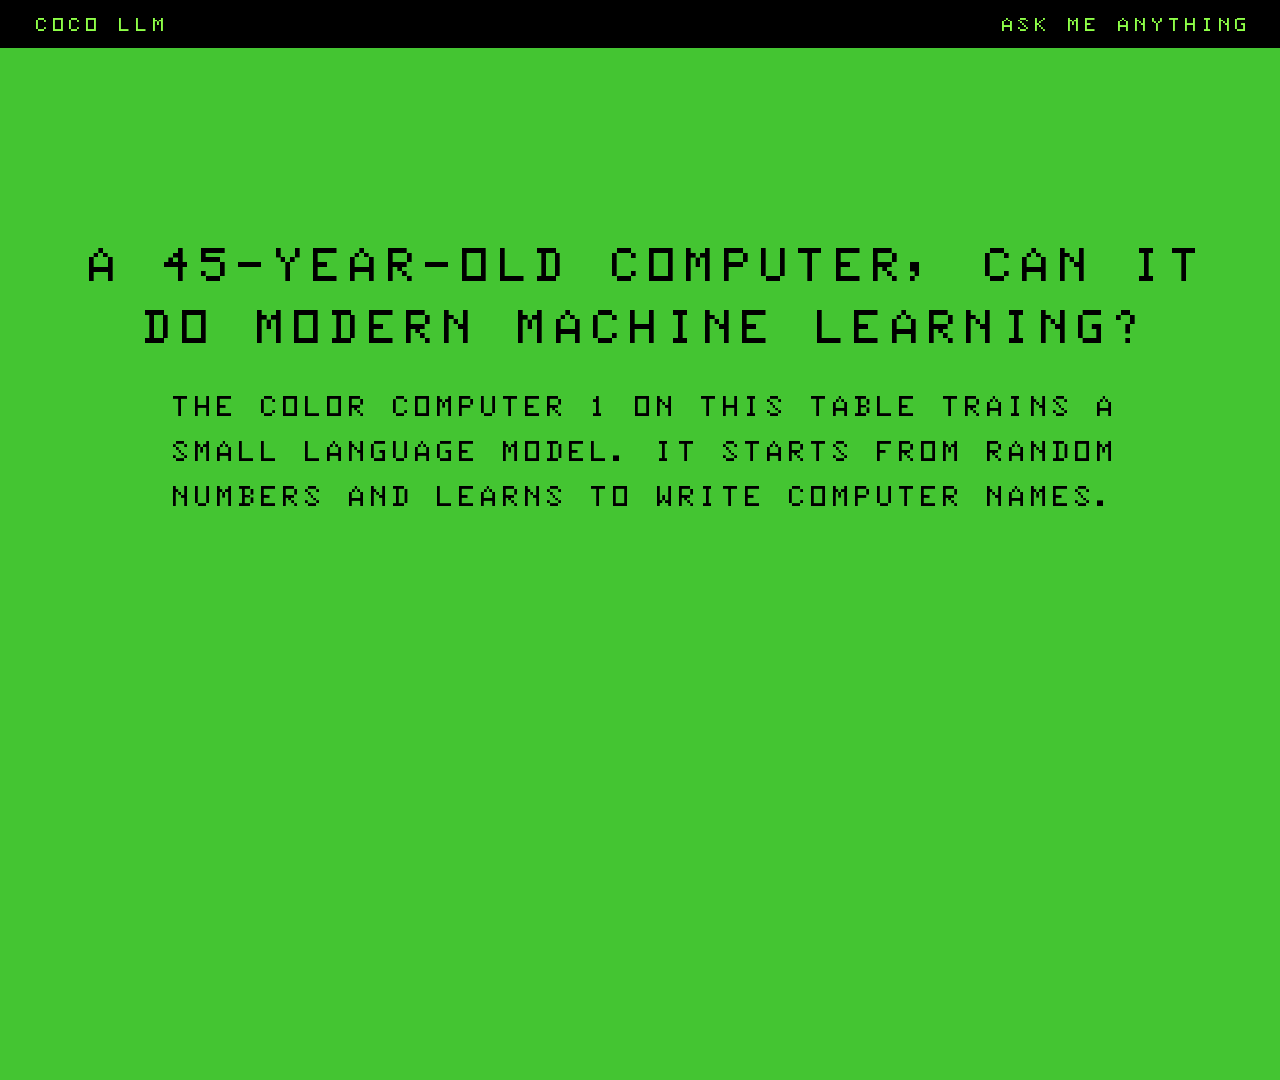
<file: signage/slides/index.html>
<!doctype html>
<html lang="en">
<head>
<meta charset="utf-8">
<meta name="viewport" content="width=device-width, initial-scale=1">
<title>CoCo LLM table signage</title>
<link rel="stylesheet" href="../../presentation/coco-palette.css">
<link rel="stylesheet" href="../../presentation/coco-type.css">
<link rel="stylesheet" href="signage.css">
</head>
<body data-seconds="12">

<!--
  The loop that runs on the big screen beside the two CoCos. One idea per
  slide, most of them a question, because the job is to make someone stop
  and ask it out loud. The machines do the demonstrating; this points at
  them.

  Copy discipline, same as the deck and the print: no runtime claim that
  has not been measured on the physical machine, no sample output that did
  not come from a real run, and the model invents PLAUSIBLE names, never
  real ones. Every name, number and completion below is filled in from
  data.js, which tools/export_slide_data.py generates from the reference
  model and the recorded experiments. Hand-typed words are only the words
  around them.

  Open this file through a local server to preview the loop as the Pi will
  show it (the fonts will not load from file://):

      make preview

  Arrow keys step through slides. ?slide=N shows one slide, which is how
  tools/render_slides.py photographs them.
-->

<div class="topbar"><span id="bar-text">COCO LLM</span><span>Ask me anything</span></div>

<main>

<section data-bar="COCO LLM">
  <h1>A 45-year-old computer, can it do modern machine learning?</h1>
  <p class="lead">The Color Computer 1 on this table trains a small language model. It starts from random numbers and learns to write computer names.</p>
</section>

<section data-bar="COCO LLM - HOW">
  <h1>How?</h1>
  <ol class="steps">
    <li>Guess the next word.</li>
    <li>Measure how wrong you were.</li>
    <li>Nudge.</li>
    <li>Repeat.</li>
  </ol>
  <p class="cap">ChatGPT learns with the same loop, at a far larger scale.</p>
</section>

<section data-bar="COCO LLM - TRAINING DATA">
  <h1>What is the training data?</h1>
  <div class="corpus" id="corpus"></div>
  <p class="cap">These are the facts we feed it for training.</p>
</section>

<section data-bar="COCO LLM - BEFORE AND AFTER">
  <h1>What changed?</h1>
  <div class="stack">
    <div class="screen"><span class="bar">Random weights, seed <span data-num="live.seed"></span></span><span class="row" id="before"></span></div>
    <div class="screen"><span class="bar">Learned weights, same seed</span><span class="row" id="after-first"></span></div>
  </div>
  <p class="cap">Same random seed both times. Training adjusted the <span data-num="live.parameters"></span> weights: <span data-num="live.epochs"></span> passes over the training data, <span data-num="live.corrections"></span> small corrections.</p>
</section>

<section data-bar="COCO LLM - WHAT CAME OUT">
  <h1>Which of these were real?</h1>
  <div class="names" id="gallery"></div>
  <p class="cap">Eleven names from one run. <span data-num="live.copied_count"></span> are copied from the training data. <span data-num="live.novel_count"></span> are new.</p>
</section>

<section data-bar="COCO LLM - HOW BIG">
  <h1>How big is it?</h1>
  <div class="ledger">
    <span class="val" data-num="live.parameters"></span><span>parameters, every one a whole number</span>
    <span class="val" data-num="live.weight_bytes"></span><span>bytes of weights</span>
    <span class="val" data-num="live.program_bytes"></span><span>bytes of program, in 6809 assembly</span>
    <span class="val">32K</span><span>of memory in the whole machine</span>
    <span class="val">0.89 MHz</span><span>clock, the machine's normal speed</span>
  </div>
  <p class="cap">The big models use a different network and far more training data. The learning loop is the same.</p>
</section>

<section data-bar="COCO LLM - TRAINING DATA">
  <h1>What changes with different training data?</h1>
  <div class="cols three" id="fans"></div>
  <p class="cap">Three copies of the same model, trained on three different lists with the same seeds.</p>
</section>

<section data-bar="COCO LLM - UNDERSTANDING">
  <h1>Does it understand?</h1>
  <p class="big">It has learned which word tends to follow which. It does not know that Commodore is a company, or what a computer is.</p>
  <p class="cap">Prediction is not understanding.</p>
</section>

<section data-bar="COCO LLM - DECISIONS">
  <h1>What did I decide?</h1>
  <ol class="steps">
    <li>Which <span data-num="live.vocab_count"></span> words it can use.</li>
    <li>What it trains on.</li>
    <li>How many passes it takes.</li>
  </ol>
  <p class="cap">Change any one of these and the output changes.</p>
</section>

<section data-bar="COCO LLM - STEERING">
  <h1>Can two words steer it?</h1>
  <div class="pairs" id="prompts"></div>
  <p class="cap">A second model, trained on eight lines of 1980s advertising. You type the first two words and it writes the rest. <span data-num="prompts.copied_count"></span> of these are copied from the training data. <span data-num="prompts.novel_count"></span> is new.</p>
</section>

<section data-bar="COCO LLM - TOKENS">
  <h1>Can it write your name?</h1>
  <div class="tokens" id="tokens"></div>
  <p class="cap">These are the <span data-num="live.vocab_count"></span> tokens the model has. I chose them before training started. It cannot write a word that is not here.</p>
</section>

<section data-bar="COCO LLM - MADE UP">
  <h1>Can it make up something that reads?</h1>
  <div class="titles" id="titles"></div>
  <p class="cap">Made-up Star Trek episode titles, from a model trained on the <span data-num="titles.real_titles"></span> real ones.</p>
</section>

<section data-bar="COCO LLM - PLAY IT">
  <h1>Can it learn a game, and learn you?</h1>
  <p class="big">Rock, paper, scissors, lizard, Spock. It starts knowing neither the rules nor you, and learns both while you play.</p>
  <div class="ledger">
    <span class="val"><span data-num="game.score_percent"></span>%</span><span>wins against a person, over <span data-num="game.rounds"></span> rounds</span>
  </div>
  <p class="cap">That is about a coin flip. Come and play it.</p>
</section>

<section data-bar="COCO LLM - CONTEXT">
  <h1>Can it use a fact you give it right now?</h1>
  <div class="screen"><span class="bar">Context</span><span class="row">Before: LISA = <span data-text="context.before"></span></span><span class="row">After:  LISA = <span data-text="context.after"></span></span><span class="row">Model <span data-text="context.model"></span> did not change</span></div>
  <p class="cap">Training changes the weights. A prompt changes the context. Change the context, ask again, and the answer changes.</p>
</section>

<section data-bar="COCO LLM - ON THE TABLE">
  <h1>Two machines, one program</h1>
  <div class="cols two">
    <div>
      <div class="head">Color Computer 1</div>
      <div class="row">1981</div>
      <div class="row">6809 at 0.89 MHz</div>
      <div class="row">32K</div>
      <div class="row quiet">Trains the model from random numbers</div>
    </div>
    <div>
      <div class="head">Color Computer 3</div>
      <div class="row">1986</div>
      <div class="row">Hitachi 6309 fitted</div>
      <div class="row">Runs the same code</div>
      <div class="row quiet">Runs the 6309 benchmark</div>
    </div>
  </div>
  <p class="cap">The same program runs on both machines.</p>
</section>

<section data-bar="COCO LLM - FASTER">
  <h1>How much faster is the 6309?</h1>
  <div class="ledger" id="bench"></div>
  <p class="cap">Ticks of the 60 Hz frame counter over <span data-num="bench.multiplications"></span> multiplications, so fewer ticks is faster. Measured on the CoCo 3 on this table, <span data-text="bench.measured_on"></span>. All four give the same result.</p>
</section>

<section data-bar="COCO LLM - WHAT IT IS NOT">
  <h1>What is it not?</h1>
  <ul class="steps">
    <li>Predicting is not understanding.</li>
    <li>Useful output is not always correct output.</li>
    <li>Doing a task is not taking responsibility for it.</li>
  </ul>
</section>

<section data-bar="COCO LLM - ASK ME">
  <h1>Questions worth asking</h1>
  <ul class="steps">
    <li>Why won't it write STACEY?</li>
    <li>Why did it have to stop at twenty passes?</li>
    <li>What went wrong building this?</li>
  </ul>
  <p class="cap">I make mistakes for a living. I made plenty here.</p>
</section>

<section data-bar="COCO LLM - WHERE TO FIND IT">
  <h1>Where to find it</h1>
  <div class="coords">
    <span class="k">repository</span><span>https://github.com/svetzal/coco-llm</span>
    <span class="k">email</span><span>stacey@vetzal.com</span>
    <span class="k">blog</span><span>https://stacey.vetzal.com</span>
  </div>
  <p class="cap">Stacey Vetzal. Every experiment is in the repository with its evidence and its conclusion.</p>
</section>

</main>

<script src="data.js"></script>
<script>
(function () {
  const D = window.COCO_SIGNAGE;
  const $ = (selector) => document.querySelector(selector);

  // Walk a dotted path into the exported data.
  const get = (path) => path.split(".").reduce((node, key) => node[key], D);

  D.live.last_seed = D.live.seed + D.live.after.length - 1;

  // --- fill the figures from data.js ------------------------------------
  const cell = (parent, text, className) => {
    const div = document.createElement("div");
    div.textContent = text;
    if (className) div.className = className;
    parent.appendChild(div);
    return div;
  };

  for (const name of D.live.corpus) cell($("#corpus"), name);
  $("#before").textContent = D.live.before;
  $("#after-first").textContent = D.live.after[0].text;
  for (const entry of D.live.after) {
    cell($("#gallery"), entry.text, entry.copied ? "copied" : "");
  }
  for (const column of D.fans.columns) {
    const col = cell($("#fans"), "");
    cell(col, column.label, "head");
    for (const sample of column.samples) cell(col, sample, "row");
  }
  for (const token of D.live.vocabulary) {
    cell($("#tokens"), token === "<END>" ? "(end)" : token);
  }
  for (const entry of D.prompts.completions) {
    cell($("#prompts"), entry.prompt, "p");
    cell($("#prompts"), "→", "arrow");
    cell($("#prompts"), entry.completion);
  }
  for (const title of D.titles.dealt) cell($("#titles"), title);
  for (const row of D.bench.rows) {
    cell($("#bench"), row.ticks.toLocaleString("en-CA"), "val");
    cell($("#bench"), row.what);
  }

  for (const el of document.querySelectorAll("[data-num]")) {
    const value = get(el.dataset.num);
    el.textContent = typeof value === "number" ? value.toLocaleString("en-CA") : value;
  }
  for (const el of document.querySelectorAll("[data-text]")) {
    el.textContent = get(el.dataset.text);
  }

  // --- the loop -----------------------------------------------------------
  const sections = Array.from(document.querySelectorAll("main > section"));
  let current = 0;
  const show = (index) => {
    current = (index + sections.length) % sections.length;
    sections.forEach((section, i) => section.classList.toggle("show", i === current));
    $("#bar-text").textContent = sections[current].dataset.bar || "COCO LLM";
  };

  const params = new URLSearchParams(location.search);
  const only = params.get("slide");
  if (only !== null) {
    show(Number(only) - 1);
  } else {
    show(0);
    const seconds = Number(document.body.dataset.seconds) || 12;
    let timer = setInterval(() => show(current + 1), seconds * 1000);
    document.addEventListener("keydown", (event) => {
      if (event.key === "ArrowRight" || event.key === " ") show(current + 1);
      else if (event.key === "ArrowLeft") show(current - 1);
      else return;
      clearInterval(timer);
      timer = setInterval(() => show(current + 1), seconds * 1000);
    });
  }

  // --- fit the 1920 by 1080 canvas to whatever window is previewing it ---
  const fit = () => {
    const scale = Math.min(window.innerWidth / 1920, window.innerHeight / 1080);
    document.body.style.transform = `scale(${scale})`;
  };
  fit();
  window.addEventListener("resize", fit);
})();
</script>
</body>
</html>
</file>
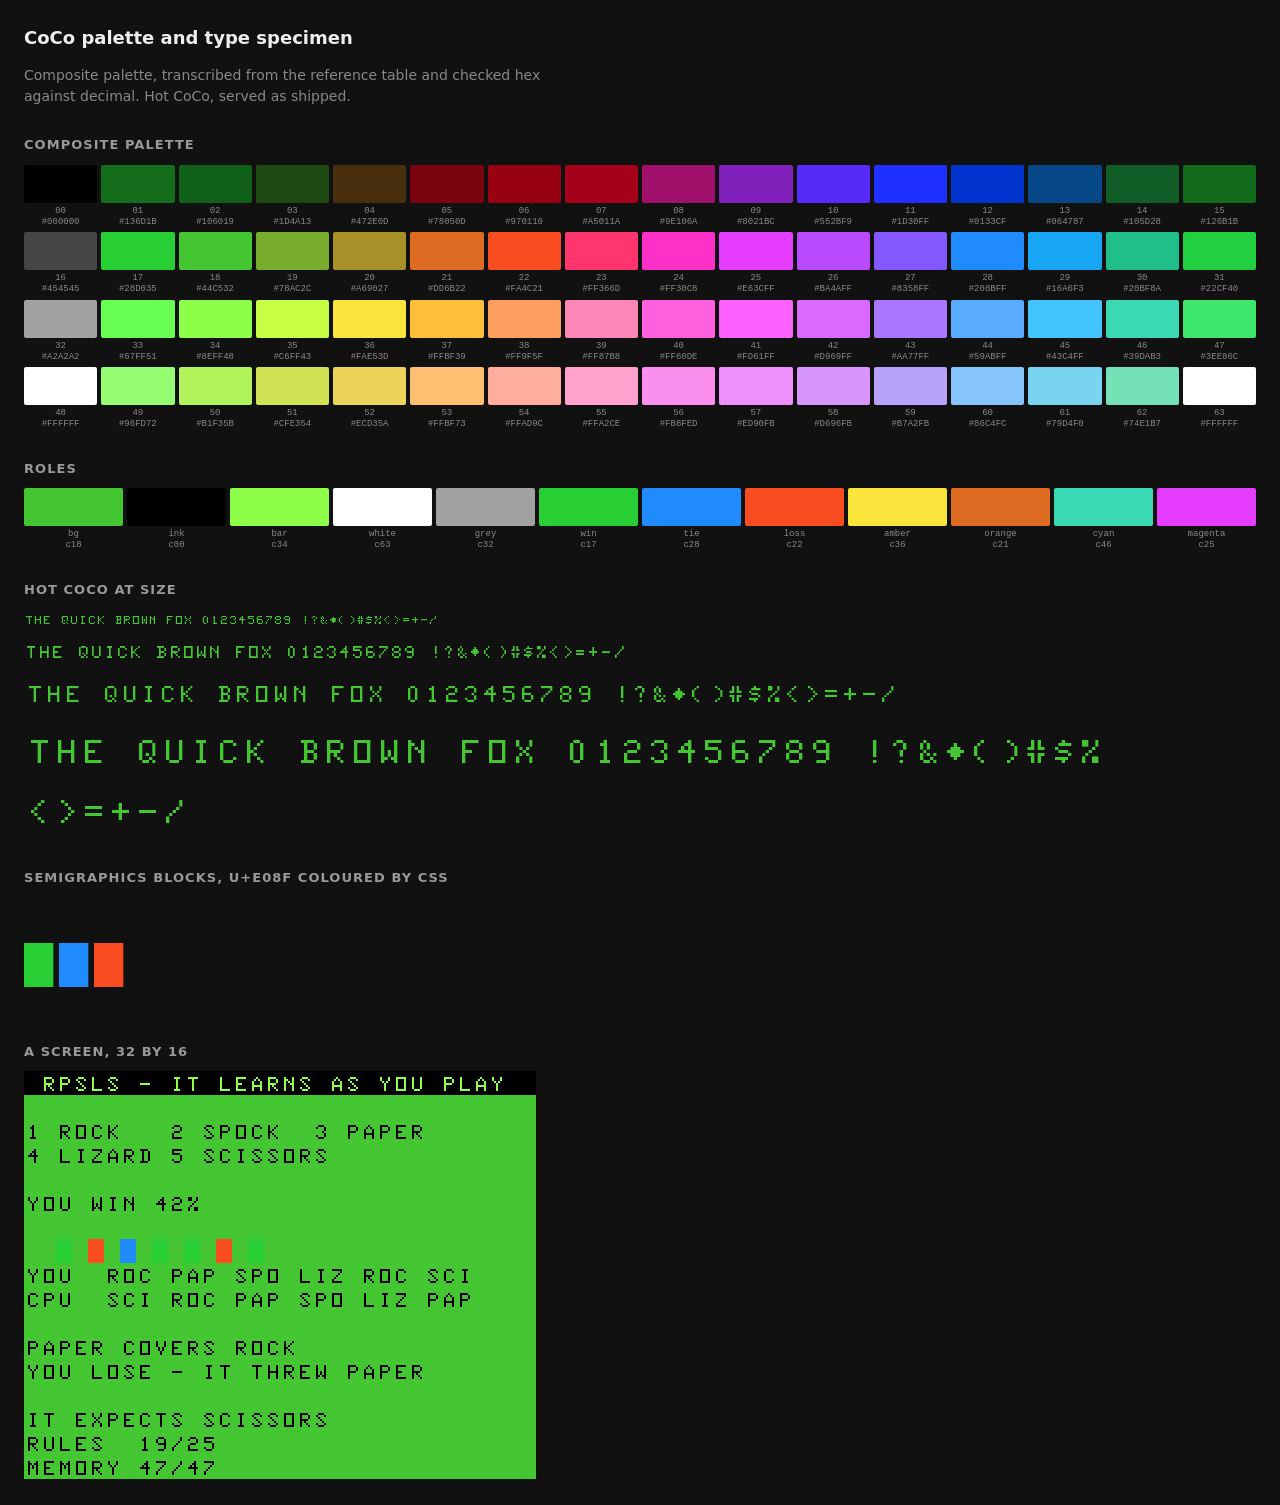
<file: presentation/specimen.html>
<!doctype html>
<meta charset="utf-8">
<title>CoCo palette and type specimen</title>
<link rel="stylesheet" href="coco-palette.css">
<link rel="stylesheet" href="coco-type.css">
<style>
  body { margin:0; padding:24px; background:#111; color:#eee;
         font:14px/1.5 system-ui,sans-serif; }
  h1 { font-size:18px; margin:0 0 4px; }
  h2 { font-size:13px; text-transform:uppercase; letter-spacing:.08em;
        color:#999; margin:28px 0 10px; font-weight:600; }
  .grid { display:grid; grid-template-columns:repeat(16,1fr); gap:4px; }
  .grid.roles { grid-template-columns:repeat(12,1fr); }
  .sw { text-align:center; }
  .chip { display:block; height:38px; border-radius:2px; }
  .lab { display:block; font:9px/1.25 ui-monospace,monospace; color:#888;
          margin-top:3px; }
  .screen { font-size:24px; display:inline-block; }
  .spec { font-family:var(--coco-type); color:var(--coco-bg); margin:6px 0; }
  .big { font-size:44px; letter-spacing:6px; }
  .note { color:#888; max-width:62ch; }
</style>
<h1>CoCo palette and type specimen</h1>
<p class="note">Composite palette, transcribed from the reference table and
checked hex against decimal. Hot CoCo, served as shipped.</p>

<h2>Composite palette</h2>
<div class="grid"><div class="sw"><span class="chip" style="background:#000000"></span><span class="lab">00<br>#000000</span></div><div class="sw"><span class="chip" style="background:#136D1B"></span><span class="lab">01<br>#136D1B</span></div><div class="sw"><span class="chip" style="background:#106019"></span><span class="lab">02<br>#106019</span></div><div class="sw"><span class="chip" style="background:#1D4A13"></span><span class="lab">03<br>#1D4A13</span></div><div class="sw"><span class="chip" style="background:#472E0D"></span><span class="lab">04<br>#472E0D</span></div><div class="sw"><span class="chip" style="background:#78050D"></span><span class="lab">05<br>#78050D</span></div><div class="sw"><span class="chip" style="background:#970110"></span><span class="lab">06<br>#970110</span></div><div class="sw"><span class="chip" style="background:#A5011A"></span><span class="lab">07<br>#A5011A</span></div><div class="sw"><span class="chip" style="background:#9E106A"></span><span class="lab">08<br>#9E106A</span></div><div class="sw"><span class="chip" style="background:#8021BC"></span><span class="lab">09<br>#8021BC</span></div><div class="sw"><span class="chip" style="background:#552BF9"></span><span class="lab">10<br>#552BF9</span></div><div class="sw"><span class="chip" style="background:#1D30FF"></span><span class="lab">11<br>#1D30FF</span></div><div class="sw"><span class="chip" style="background:#0133CF"></span><span class="lab">12<br>#0133CF</span></div><div class="sw"><span class="chip" style="background:#064787"></span><span class="lab">13<br>#064787</span></div><div class="sw"><span class="chip" style="background:#105D28"></span><span class="lab">14<br>#105D28</span></div><div class="sw"><span class="chip" style="background:#126B1B"></span><span class="lab">15<br>#126B1B</span></div><div class="sw"><span class="chip" style="background:#454545"></span><span class="lab">16<br>#454545</span></div><div class="sw"><span class="chip" style="background:#28D035"></span><span class="lab">17<br>#28D035</span></div><div class="sw"><span class="chip" style="background:#44C532"></span><span class="lab">18<br>#44C532</span></div><div class="sw"><span class="chip" style="background:#78AC2C"></span><span class="lab">19<br>#78AC2C</span></div><div class="sw"><span class="chip" style="background:#A69027"></span><span class="lab">20<br>#A69027</span></div><div class="sw"><span class="chip" style="background:#DD6B22"></span><span class="lab">21<br>#DD6B22</span></div><div class="sw"><span class="chip" style="background:#FA4C21"></span><span class="lab">22<br>#FA4C21</span></div><div class="sw"><span class="chip" style="background:#FF366D"></span><span class="lab">23<br>#FF366D</span></div><div class="sw"><span class="chip" style="background:#FF30C8"></span><span class="lab">24<br>#FF30C8</span></div><div class="sw"><span class="chip" style="background:#E63CFF"></span><span class="lab">25<br>#E63CFF</span></div><div class="sw"><span class="chip" style="background:#BA4AFF"></span><span class="lab">26<br>#BA4AFF</span></div><div class="sw"><span class="chip" style="background:#8358FF"></span><span class="lab">27<br>#8358FF</span></div><div class="sw"><span class="chip" style="background:#208BFF"></span><span class="lab">28<br>#208BFF</span></div><div class="sw"><span class="chip" style="background:#16A6F3"></span><span class="lab">29<br>#16A6F3</span></div><div class="sw"><span class="chip" style="background:#20BF8A"></span><span class="lab">30<br>#20BF8A</span></div><div class="sw"><span class="chip" style="background:#22CF40"></span><span class="lab">31<br>#22CF40</span></div><div class="sw"><span class="chip" style="background:#A2A2A2"></span><span class="lab">32<br>#A2A2A2</span></div><div class="sw"><span class="chip" style="background:#67FF51"></span><span class="lab">33<br>#67FF51</span></div><div class="sw"><span class="chip" style="background:#8EFF48"></span><span class="lab">34<br>#8EFF48</span></div><div class="sw"><span class="chip" style="background:#C6FF43"></span><span class="lab">35<br>#C6FF43</span></div><div class="sw"><span class="chip" style="background:#FAE53D"></span><span class="lab">36<br>#FAE53D</span></div><div class="sw"><span class="chip" style="background:#FFBF39"></span><span class="lab">37<br>#FFBF39</span></div><div class="sw"><span class="chip" style="background:#FF9F5F"></span><span class="lab">38<br>#FF9F5F</span></div><div class="sw"><span class="chip" style="background:#FF87B8"></span><span class="lab">39<br>#FF87B8</span></div><div class="sw"><span class="chip" style="background:#FF60DE"></span><span class="lab">40<br>#FF60DE</span></div><div class="sw"><span class="chip" style="background:#FD61FF"></span><span class="lab">41<br>#FD61FF</span></div><div class="sw"><span class="chip" style="background:#D969FF"></span><span class="lab">42<br>#D969FF</span></div><div class="sw"><span class="chip" style="background:#AA77FF"></span><span class="lab">43<br>#AA77FF</span></div><div class="sw"><span class="chip" style="background:#59ABFF"></span><span class="lab">44<br>#59ABFF</span></div><div class="sw"><span class="chip" style="background:#43C4FF"></span><span class="lab">45<br>#43C4FF</span></div><div class="sw"><span class="chip" style="background:#39DAB3"></span><span class="lab">46<br>#39DAB3</span></div><div class="sw"><span class="chip" style="background:#3EE86C"></span><span class="lab">47<br>#3EE86C</span></div><div class="sw"><span class="chip" style="background:#FFFFFF"></span><span class="lab">48<br>#FFFFFF</span></div><div class="sw"><span class="chip" style="background:#96FD72"></span><span class="lab">49<br>#96FD72</span></div><div class="sw"><span class="chip" style="background:#B1F35B"></span><span class="lab">50<br>#B1F35B</span></div><div class="sw"><span class="chip" style="background:#CFE354"></span><span class="lab">51<br>#CFE354</span></div><div class="sw"><span class="chip" style="background:#ECD35A"></span><span class="lab">52<br>#ECD35A</span></div><div class="sw"><span class="chip" style="background:#FFBF73"></span><span class="lab">53<br>#FFBF73</span></div><div class="sw"><span class="chip" style="background:#FFAD9C"></span><span class="lab">54<br>#FFAD9C</span></div><div class="sw"><span class="chip" style="background:#FFA2CE"></span><span class="lab">55<br>#FFA2CE</span></div><div class="sw"><span class="chip" style="background:#FB8FED"></span><span class="lab">56<br>#FB8FED</span></div><div class="sw"><span class="chip" style="background:#ED90FB"></span><span class="lab">57<br>#ED90FB</span></div><div class="sw"><span class="chip" style="background:#D696FB"></span><span class="lab">58<br>#D696FB</span></div><div class="sw"><span class="chip" style="background:#B7A2FB"></span><span class="lab">59<br>#B7A2FB</span></div><div class="sw"><span class="chip" style="background:#86C4FC"></span><span class="lab">60<br>#86C4FC</span></div><div class="sw"><span class="chip" style="background:#79D4F0"></span><span class="lab">61<br>#79D4F0</span></div><div class="sw"><span class="chip" style="background:#74E1B7"></span><span class="lab">62<br>#74E1B7</span></div><div class="sw"><span class="chip" style="background:#FFFFFF"></span><span class="lab">63<br>#FFFFFF</span></div></div>

<h2>Roles</h2>
<div class="grid roles"><div class="sw"><span class="chip" style="background:#44C532"></span><span class="lab">bg<br>c18</span></div><div class="sw"><span class="chip" style="background:#000000"></span><span class="lab">ink<br>c00</span></div><div class="sw"><span class="chip" style="background:#8EFF48"></span><span class="lab">bar<br>c34</span></div><div class="sw"><span class="chip" style="background:#FFFFFF"></span><span class="lab">white<br>c63</span></div><div class="sw"><span class="chip" style="background:#A2A2A2"></span><span class="lab">grey<br>c32</span></div><div class="sw"><span class="chip" style="background:#28D035"></span><span class="lab">win<br>c17</span></div><div class="sw"><span class="chip" style="background:#208BFF"></span><span class="lab">tie<br>c28</span></div><div class="sw"><span class="chip" style="background:#FA4C21"></span><span class="lab">loss<br>c22</span></div><div class="sw"><span class="chip" style="background:#FAE53D"></span><span class="lab">amber<br>c36</span></div><div class="sw"><span class="chip" style="background:#DD6B22"></span><span class="lab">orange<br>c21</span></div><div class="sw"><span class="chip" style="background:#39DAB3"></span><span class="lab">cyan<br>c46</span></div><div class="sw"><span class="chip" style="background:#E63CFF"></span><span class="lab">magenta<br>c25</span></div></div>

<h2>Hot CoCo at size</h2>
<p class="spec" style="font-size:14px">THE QUICK BROWN FOX 0123456789 !?&amp;*()#$%&lt;&gt;=+-/</p><p class="spec" style="font-size:20px">THE QUICK BROWN FOX 0123456789 !?&amp;*()#$%&lt;&gt;=+-/</p><p class="spec" style="font-size:28px">THE QUICK BROWN FOX 0123456789 !?&amp;*()#$%&lt;&gt;=+-/</p><p class="spec" style="font-size:40px">THE QUICK BROWN FOX 0123456789 !?&amp;*()#$%&lt;&gt;=+-/</p>

<h2>Semigraphics blocks, U+E08F coloured by CSS</h2>
<p class="big"><span class="coco-block win"></span><span class="coco-block tie"></span><span class="coco-block loss"></span></p>

<h2>A screen, 32 by 16</h2>
<div class="coco-screen screen"><span class="bar"> RPSLS - IT LEARNS AS YOU PLAY  </span>
1 ROCK   2 SPOCK  3 PAPER       
4 LIZARD 5 SCISSORS             
                                
YOU WIN 42%                     
                                
  <span class="coco-block win"></span> <span class="coco-block loss"></span> <span class="coco-block tie"></span> <span class="coco-block win"></span> <span class="coco-block win"></span> <span class="coco-block loss"></span> <span class="coco-block win"></span>                 
YOU  ROC PAP SPO LIZ ROC SCI    
CPU  SCI ROC PAP SPO LIZ PAP    
                                
PAPER COVERS ROCK               
YOU LOSE - IT THREW PAPER       
                                
IT EXPECTS SCISSORS             
RULES  19/25                    
MEMORY 47/47                    </div>
</file>
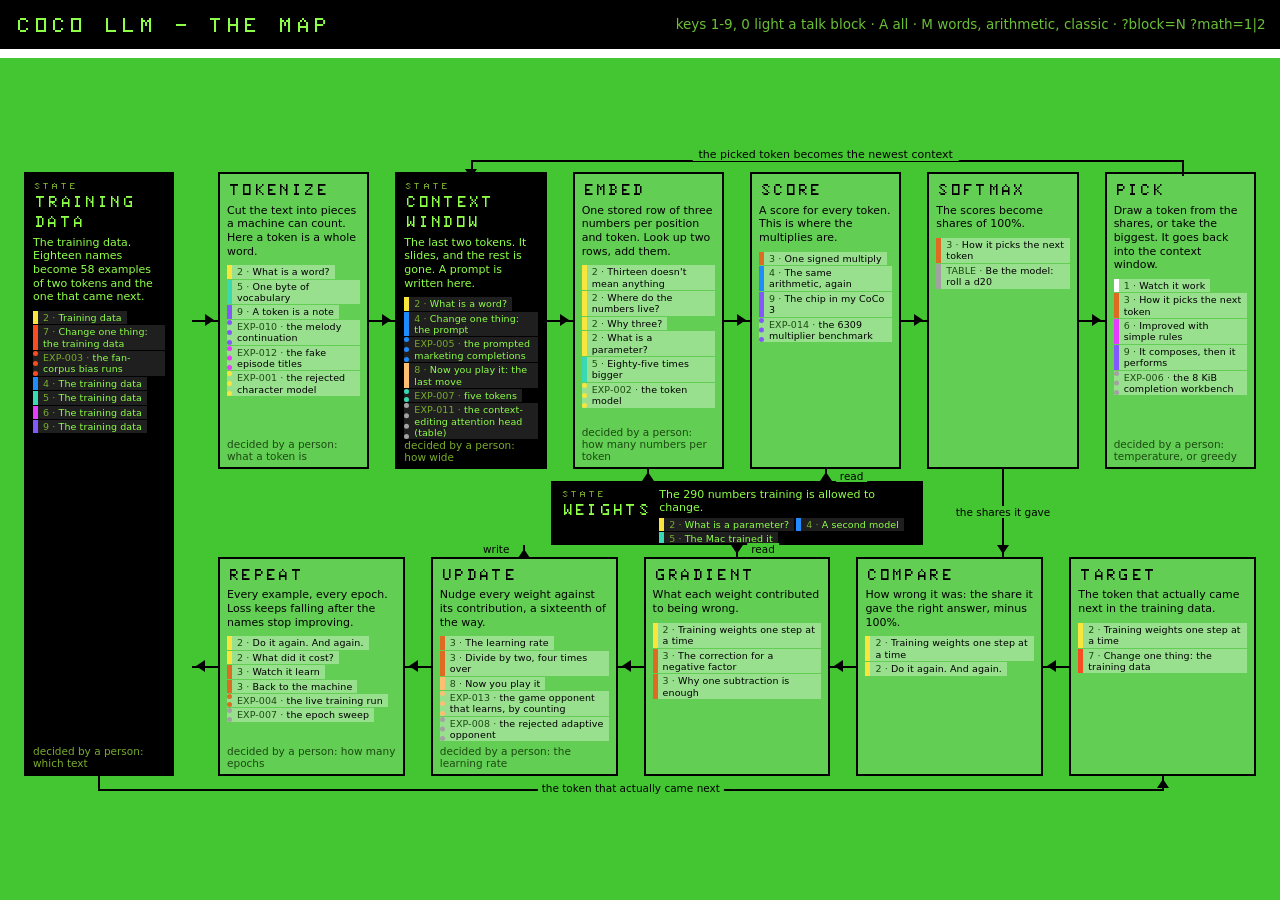
<file: presentation/deck/map.html>
<!doctype html>
<html lang="en">
<head>
<meta charset="utf-8">
<title>CoCo LLM - the map</title>
<link rel="stylesheet" href="../coco-palette.css">
<link rel="stylesheet" href="../coco-type.css">
<script>
// MathJax for the classic register, vendored beside reveal. It typesets
// every \( \) span once at load; the register is shown and hidden by CSS.
window.MathJax = { tex: { inlineMath: [["\\(", "\\)"]] }, svg: { fontCache: "global" } };
</script>
<script src="vendor/mathjax/tex-svg.js" async></script>
<style>
/* The concept map: the arithmetic of predicting a token along the top,
 * the arithmetic of correcting it along the bottom, and the three black
 * boxes that are the only state. Every chip links into index.html.
 *
 * Colours come from coco-palette.css and are never written literally here.
 * Type is Hot CoCo for box names, folded to uppercase because the MC6847
 * has no lowercase; a real sans for the words and chips, which are read. */
:root {
  --ink: var(--coco-ink);
  --bg: var(--coco-bg);
  --mark: var(--coco-c13);   /* navy, as in the deck */
  --quiet: var(--coco-c03);
  --line: var(--coco-c02);
  --prose: "Inter", system-ui, -apple-system, "Segoe UI", sans-serif;
  --b1: var(--coco-white); --b2: var(--coco-amber); --b3: var(--coco-orange);
  --b4: var(--coco-tie); --b5: var(--coco-cyan); --b6: var(--coco-magenta);
  --b7: var(--coco-loss); --b8: var(--coco-c53); --b9: var(--coco-c27);
  --b10: var(--coco-win);
  --blk: var(--coco-white);
}
html, body { margin: 0; height: 100%; background: var(--bg); color: var(--ink); }
body { overflow: hidden; font-family: var(--prose); }

.bar {
  position: fixed; top: 0; left: 0; right: 0; z-index: 40;
  height: 5.4vh; line-height: 5.4vh;
  background: var(--coco-c00); color: var(--coco-bar);
  font-family: var(--coco-type); font-size: 2.7vh; text-transform: uppercase;
  padding: 0 1.6vh; letter-spacing: 0.06em; -webkit-font-smoothing: antialiased;
}
.band { position: fixed; top: 5.4vh; left: 0; right: 0; z-index: 40; height: 1vh; background: var(--blk); }

/* A 1280 by 720 canvas, scaled to the window the way reveal scales a slide. */
.canvas {
  position: absolute; left: 50%; top: 50%;
  width: 1280px; height: 720px; transform-origin: 0 0;
  box-sizing: border-box; padding: 60px 24px 14px;
}

.map { display: grid; height: 100%;
  grid-template-columns: 150px minmax(0, 1fr);
  grid-template-rows: 22px minmax(0, 1.15fr) 88px minmax(0, 0.85fr) 20px;
  column-gap: 18px; }
.store-col { grid-column: 1; grid-row: 2 / 5; display: flex; align-items: center; }
.loopback { grid-column: 2; grid-row: 1; position: relative; }
.row { grid-column: 2; display: flex; align-items: stretch; gap: 0; }
.row.predict { grid-row: 2; }
.row.middle { grid-row: 3; position: relative; }
.row.correct { grid-row: 4; }
.rail { grid-column: 1 / 3; grid-row: 5; position: relative; }
.hline { position: absolute; height: 2px; background: var(--ink); }
.vline.plain::after { display: none; }

/* A box of arithmetic: outlined on the green. A store: the machine's own
 * screen, black with green text, because it is memory and not a step. */
.blk {
  flex: 1 1 0; min-width: 0; display: flex; flex-direction: column;
  border: 2px solid var(--ink); padding: 6px 7px 5px; box-sizing: border-box; overflow: hidden;
  background: rgba(255, 255, 255, 0.16);
  transition: opacity 0.15s;
}
.blk h3 {
  margin: 0 0 4px; font-family: var(--coco-type); font-weight: normal;
  font-size: 18px; line-height: 1.1; text-transform: uppercase; letter-spacing: 0.02em;
}
.blk .say { margin: 0 0 4px; font-size: 11px; line-height: 1.24; color: var(--ink); }
.blk .math { margin: 0 0 4px; font-size: 11px; line-height: 1.24; color: var(--mark); display: none; }
.blk .math b { font-weight: 600; }
body.math .blk .math { display: block; }
body.math .blk .say { display: none; }
.blk .classic { margin: 0 0 4px; font-size: 11.5px; line-height: 1.3; color: var(--mark); display: none; }
.blk .classic mjx-container { font-size: 1em; margin: 0 !important; }
.blk .classic { word-spacing: 0.1em; }
body.classic .blk .classic { display: block; }
body.classic .blk .say { display: none; }
.store .classic { color: var(--coco-c35); }
.blk .dial { margin: auto 0 0; font-size: 10.5px; color: var(--quiet); }
.blk .dial::before { content: "decided by a person: "; }
.store { background: var(--coco-c00); color: var(--coco-bar); border-color: var(--coco-c00); }
.store h3 { color: var(--coco-bar); }
.store h3::before { content: "state "; font-size: 11px; color: var(--coco-c19); letter-spacing: 0.1em; display: block; }
.store .say, .store .dial { color: var(--coco-bar); }
.store .math { color: var(--coco-c35); }
.store .dial { color: var(--coco-c19); }
.store-col .blk { width: 100%; height: 100%; }

/* Arrows between boxes: a rule with a head, drawn in CSS. */
.arr { flex: 0 0 26px; position: relative; }
.arr::before { content: ""; position: absolute; left: 0; right: 0; top: 50%; height: 2px; background: var(--ink); }
.arr::after { content: ""; position: absolute; top: 50%; margin-top: -6px; border: 6px solid transparent; }
.predict .arr::after { right: -2px; border-left: 9px solid var(--ink); }
.correct .arr::after { left: -2px; border-right: 9px solid var(--ink); }
.arr.in { flex: 0 0 18px; }

/* The return path along the top: the picked token becomes context. */
.loopback .path {
  position: absolute; top: 10px; height: 14px;
  border: 2px solid var(--ink); border-bottom: none;
}
.loopback .path::before { /* head, pointing down into CONTEXT WINDOW */
  content: ""; position: absolute; left: -8px; bottom: -8px;
  border: 6px solid transparent; border-top: 9px solid var(--ink);
}
.loopback .lbl {
  position: absolute; top: -2px; font-size: 11px; color: var(--ink);
  background: var(--bg); padding: 0 6px; transform: translateX(-50%);
}

/* The middle row: WEIGHTS under EMBED and SCORE, read upward, written from
 * below; and a plain label where the training row hands the next example
 * back. Everything is positioned in sixths of the row, one per box. */
.middle .weights { position: absolute; top: 12px; bottom: 12px; }
.middle .weights .blk { height: 100%; flex-direction: row; align-items: flex-start; gap: 10px; padding: 5px 8px 3px; }
.middle .weights .blk > div { flex: 1 1 auto; min-width: 0; }
.middle .weights .say { margin-bottom: 3px; }
.middle .weights .chips { margin-top: 3px; }
.middle .weights h3 { margin: 0; }
.middle .weights .say, .middle .weights .math { margin: 0; }
.vline { position: absolute; width: 2px; background: var(--ink); }
.vline::after { content: ""; position: absolute; left: -5px; border: 6px solid transparent; }
.vline.up::after { top: -2px; border-bottom: 9px solid var(--ink); }
.vline.down::after { bottom: -2px; border-top: 9px solid var(--ink); }
.vlbl { position: absolute; font-size: 10.5px; color: var(--ink); background: var(--bg); padding: 0 4px; }

/* Chips: one per slide or experiment, coloured by its talk block. */
.chips { display: flex; flex-wrap: wrap; gap: 1px 2px; margin-top: 3px; }
.chip {
  display: inline-block; font-size: 9.5px; line-height: 1.2; padding: 1px 5px 1px 5px;
  border-left: 5px solid var(--c, var(--coco-grey)); background: rgba(255, 255, 255, 0.34);
  color: var(--ink); text-decoration: none; letter-spacing: 0.01em;
}
.chip:hover { background: rgba(255, 255, 255, 0.7); }
.store .chip { background: rgba(255, 255, 255, 0.12); color: var(--coco-bar); }
.store .chip:hover { background: rgba(255, 255, 255, 0.3); }
.chip.exp { border-left-style: dotted; }
.chip .n { color: var(--quiet); }
.store .chip .n { color: var(--coco-c19); }
.chip.b1 { --c: var(--b1); } .chip.b2 { --c: var(--b2); } .chip.b3 { --c: var(--b3); }
.chip.b4 { --c: var(--b4); } .chip.b5 { --c: var(--b5); } .chip.b6 { --c: var(--b6); }
.chip.b7 { --c: var(--b7); } .chip.b8 { --c: var(--b8); } .chip.b9 { --c: var(--b9); }
.chip.b10 { --c: var(--b10); }

/* Lit mode: one talk block's boxes at full strength, the rest dimmed. */
body.lit .blk { opacity: 0.28; }
body.lit .blk.on { opacity: 1; }
body.lit .blk.on .chip { opacity: 0.35; }
body.lit .blk.on .chip.on { opacity: 1; }

.bar .keys { float: right; font-family: var(--prose); font-size: 1.5vh; text-transform: none; letter-spacing: 0; opacity: 0.75; }
</style>
</head>
<body>
<div class="bar"><span id="bar">COCO LLM - THE MAP</span><span class="keys">keys 1-9, 0 light a talk block &middot; A all &middot; M words, arithmetic, classic &middot; ?block=N ?math=1|2</span></div>
<div class="band" id="band"></div>

<div class="canvas" id="canvas">
<div class="map">

  <div class="store-col">
    <div class="blk store" data-blocks="2 4 5 6 7 9">
      <h3>Training data</h3>
      <p class="say">The training data. Eighteen names become 58 examples of two tokens and the one that came next.</p>
      <p class="math">18 names, 58 (context, next) pairs</p>
      <p class="classic">\(\mathcal{D} = \{(x^{(n)}, y^{(n)})\}_{n=1}^{58}\), from 18 names</p>
      <div class="chips">
        <a class="chip b2" data-block="2" href="index.html#/3"><span class="n">2 ·</span> Training data</a>
        <a class="chip b7" data-block="7" href="index.html#/37"><span class="n">7 ·</span> Change one thing: the training data</a>
        <a class="chip b7 exp" data-block="7" href="../../experiments/EXP-003-training-data-bias.md"><span class="n">EXP-003 ·</span> the fan-corpus bias runs</a>
        <a class="chip b4" data-block="4" href="index.html#/23"><span class="n">4 ·</span> The training data</a>
        <a class="chip b5" data-block="5" href="index.html#/27"><span class="n">5 ·</span> The training data</a>
        <a class="chip b6" data-block="6" href="index.html#/32"><span class="n">6 ·</span> The training data</a>
        <a class="chip b9" data-block="9" href="index.html#/43"><span class="n">9 ·</span> The training data</a>
      </div>
      <p class="dial">which text</p>
    </div>
  </div>

  <div class="loopback" id="loopback">
    <div class="path" id="looppath"></div>
    <span class="lbl" id="looplbl">the picked token becomes the newest context</span>
  </div>

  <div class="row predict">
    <div class="arr"></div>
    <div class="blk" data-blocks="2 5 6 9">
      <h3>Tokenize</h3>
      <p class="say">Cut the text into pieces a machine can count. Here a token is a whole word.</p>
      <p class="math">word → id, <b>29</b> ids</p>
      <p class="classic">\(t \in \{0, \dots, V-1\}\), \(V = 29\); \(x_p = \mathrm{onehot}(t_p) \in \mathbb{R}^{V}\)</p>
      <div class="chips">
        <a class="chip b2" data-block="2" href="index.html#/4"><span class="n">2 ·</span> What is a word?</a>
        <a class="chip b5" data-block="5" href="index.html#/28"><span class="n">5 ·</span> One byte of vocabulary</a>
        <a class="chip b9" data-block="9" href="index.html#/41"><span class="n">9 ·</span> A token is a note</a>
        <a class="chip b9 exp" data-block="9" href="../../experiments/EXP-010-melody-continuation.md"><span class="n">EXP-010 ·</span> the melody continuation</a>
        <a class="chip b6 exp" data-block="6" href="../../experiments/EXP-012-episode-titles.md"><span class="n">EXP-012 ·</span> the fake episode titles</a>
        <a class="chip b2 exp" data-block="2" href="../../experiments/EXP-001-model-feasibility.md"><span class="n">EXP-001 ·</span> the rejected character model</a>
      </div>
      <p class="dial">what a token is</p>
    </div>
    <div class="arr"></div>
    <div class="blk store" data-blocks="2 4 5 8">
      <h3>Context window</h3>
      <p class="say">The last two tokens. It slides, and the rest is gone. A prompt is written here.</p>
      <p class="math">(t1, t2) · 2 bytes</p>
      <p class="classic">\(x = (t_1, t_2)\), \(k = 2\)</p>
      <div class="chips">
        <a class="chip b2" data-block="2" href="index.html#/4"><span class="n">2 ·</span> What is a word?</a>
        <a class="chip b4" data-block="4" href="index.html#/21"><span class="n">4 ·</span> Change one thing: the prompt</a>
        <a class="chip b4 exp" data-block="4" href="../../experiments/EXP-005-prompted-marketing-language.md"><span class="n">EXP-005 ·</span> the prompted marketing completions</a>
        <a class="chip b8" data-block="8" href="index.html#/39"><span class="n">8 ·</span> Now you play it: the last move</a>
        <a class="chip b5 exp" data-block="5" href="../../experiments/EXP-007-all-ram-sentence-completion.md"><span class="n">EXP-007 ·</span> five tokens</a>
        <a class="chip exp" href="../../experiments/EXP-011-contextual-associative-recall.md"><span class="n">EXP-011 ·</span> the context-editing attention head (table)</a>
      </div>
      <p class="dial">how wide</p>
    </div>
    <div class="arr"></div>
    <div class="blk" data-blocks="2 5">
      <h3>Embed</h3>
      <p class="say">One stored row of three numbers per position and token. Look up two rows, add them.</p>
      <p class="math">c = E[1][t1] + E[2][t2] · <b>174</b> parameters</p>
      <p class="classic">\(h = \sum_{p} E_p^{\mathsf T} x_p\) \(= E_1[t_1] + E_2[t_2]\) \(\in \mathbb{R}^{d}\), \(d = 3\)</p>
      <div class="chips">
        <a class="chip b2" data-block="2" href="index.html#/5"><span class="n">2 ·</span> Thirteen doesn't mean anything</a>
        <a class="chip b2" data-block="2" href="index.html#/6"><span class="n">2 ·</span> Where do the numbers live?</a>
        <a class="chip b2" data-block="2" href="index.html#/7"><span class="n">2 ·</span> Why three?</a>
        <a class="chip b2" data-block="2" href="index.html#/8"><span class="n">2 ·</span> What is a parameter?</a>
        <a class="chip b5" data-block="5" href="index.html#/30"><span class="n">5 ·</span> Eighty-five times bigger</a>
        <a class="chip b2 exp" data-block="2" href="../../experiments/EXP-002-token-model-feasibility.md"><span class="n">EXP-002 ·</span> the token model</a>
      </div>
      <p class="dial">how many numbers per token</p>
    </div>
    <div class="arr"></div>
    <div class="blk" data-blocks="3 4 9">
      <h3>Score</h3>
      <p class="say">A score for every token. This is where the multiplies are.</p>
      <p class="math">z = W c + b · <b>87 + 29</b> parameters, <b>87</b> multiplies</p>
      <p class="classic">\(z = W h + b\), \(W \in \mathbb{R}^{V \times d}\), \(b \in \mathbb{R}^{V}\)</p>
      <div class="chips">
        <a class="chip b3" data-block="3" href="index.html#/14"><span class="n">3 ·</span> One signed multiply</a>
        <a class="chip b4" data-block="4" href="index.html#/24"><span class="n">4 ·</span> The same arithmetic, again</a>
        <a class="chip b9" data-block="9" href="index.html#/45"><span class="n">9 ·</span> The chip in my CoCo 3</a>
        <a class="chip b9 exp" data-block="9" href="../../experiments/EXP-014-6309-multiplier.md"><span class="n">EXP-014 ·</span> the 6309 multiplier benchmark</a>
      </div>
    </div>
    <div class="arr"></div>
    <div class="blk" data-blocks="3">
      <h3>Softmax</h3>
      <p class="say">The scores become shares of 100%.</p>
      <p class="math">p(i) = e<sup>z(i)</sup> / Σ e<sup>z(j)</sup> · a 256-entry table stands in for e<sup>x</sup></p>
      <p class="classic">\(p_i = e^{\,z_i - \max z} / Z\), \(Z = \textstyle\sum_j e^{\,z_j - \max z}\)</p>
      <div class="chips">
        <a class="chip b3" data-block="3" href="index.html#/20"><span class="n">3 ·</span> How it picks the next token</a>
        <a class="chip" href="../table-exercises.md"><span class="n">TABLE ·</span> Be the model: roll a d20</a>
      </div>
    </div>
    <div class="arr"></div>
    <div class="blk" data-blocks="1 3 6 9">
      <h3>Pick</h3>
      <p class="say">Draw a token from the shares, or take the biggest. It goes back into the context window.</p>
      <p class="math">sample p at a temperature, or argmax</p>
      <p class="classic">\(t \sim \mathrm{softmax}(z / T)\), or \(\arg\max z\)</p>
      <div class="chips">
        <a class="chip b1" data-block="1" href="index.html#/0"><span class="n">1 ·</span> Watch it work</a>
        <a class="chip b3" data-block="3" href="index.html#/20"><span class="n">3 ·</span> How it picks the next token</a>
        <a class="chip b6" data-block="6" href="index.html#/34"><span class="n">6 ·</span> Improved with simple rules</a>
        <a class="chip b9" data-block="9" href="index.html#/44"><span class="n">9 ·</span> It composes, then it performs</a>
        <a class="chip exp" href="../../experiments/EXP-006-pretrained-tab-completion.md"><span class="n">EXP-006 ·</span> the 8 KiB completion workbench</a>
      </div>
      <p class="dial">temperature, or greedy</p>
    </div>
  </div>

  <div class="row middle" id="middle">
    <div class="weights" id="weights">
      <div class="blk store" data-blocks="2 4 5">
        <h3>Weights</h3>
        <div>
          <p class="say">The 290 numbers training is allowed to change.</p>
          <p class="math">E, W, b · <b>290</b> parameters · 580 bytes</p>
      <p class="classic">\(\theta = (E_1, E_2, W, b)\), \(|\theta| = 290\)</p>
          <div class="chips">
            <a class="chip b2" data-block="2" href="index.html#/8"><span class="n">2 ·</span> What is a parameter?</a>
            <a class="chip b4" data-block="4" href="index.html#/22"><span class="n">4 ·</span> A second model</a>
            <a class="chip b5" data-block="5" href="index.html#/29"><span class="n">5 ·</span> The Mac trained it</a>
          </div>
        </div>
      </div>
    </div>
    <div class="vline up" id="v-read1"></div>
    <div class="vline up" id="v-read2"></div>
    <span class="vlbl" id="l-read">read</span>
    <div class="vline up" id="v-write"></div>
    <span class="vlbl" id="l-write">write</span>
    <div class="vline down" id="v-read3"></div>
    <span class="vlbl" id="l-read3">read</span>
    <div class="vline down" id="v-shares"></div>
    <span class="vlbl" id="l-shares">the shares it gave</span>
  </div>

  <div class="row correct">
    <div class="arr"></div>
    <div class="blk" data-blocks="2 3">
      <h3>Repeat</h3>
      <p class="say">Every example, every epoch. Loss keeps falling after the names stop improving.</p>
      <p class="math">58 examples × 20 epochs = <b>1,160</b> updates</p>
      <p class="classic">for epoch in 1..20, for n in 1..N: one SGD step; report mean \(L\)</p>
      <div class="chips">
        <a class="chip b2" data-block="2" href="index.html#/10"><span class="n">2 ·</span> Do it again. And again.</a>
        <a class="chip b2" data-block="2" href="index.html#/11"><span class="n">2 ·</span> What did it cost?</a>
        <a class="chip b3" data-block="3" href="index.html#/13"><span class="n">3 ·</span> Watch it learn</a>
        <a class="chip b3" data-block="3" href="index.html#/19"><span class="n">3 ·</span> Back to the machine</a>
        <a class="chip b3 exp" data-block="3" href="../../experiments/EXP-004-complete-6809-training.md"><span class="n">EXP-004 ·</span> the live training run</a>
        <a class="chip exp" href="../../experiments/EXP-007-epoch-sweep.md"><span class="n">EXP-007 ·</span> the epoch sweep</a>
      </div>
      <p class="dial">how many epochs</p>
    </div>
    <div class="arr"></div>
    <div class="blk" data-blocks="3 8">
      <h3>Update</h3>
      <p class="say">Nudge every weight against its contribution, a sixteenth of the way.</p>
      <p class="math">w ← w − (1/16) · dw · four shift pairs; Q4.12 kept, Q4.4 used</p>
      <p class="classic">\(\theta \leftarrow \theta - \eta\, \nabla_{\theta} L\), \(\eta = 2^{-4}\), batch size 1</p>
      <div class="chips">
        <a class="chip b3" data-block="3" href="index.html#/17"><span class="n">3 ·</span> The learning rate</a>
        <a class="chip b3" data-block="3" href="index.html#/18"><span class="n">3 ·</span> Divide by two, four times over</a>
        <a class="chip b8" data-block="8" href="index.html#/39"><span class="n">8 ·</span> Now you play it</a>
        <a class="chip b8 exp" data-block="8" href="../../experiments/EXP-013-rpsls-opponent.md"><span class="n">EXP-013 ·</span> the game opponent that learns, by counting</a>
        <a class="chip exp" href="../../experiments/EXP-008-adaptive-opponent.md"><span class="n">EXP-008 ·</span> the rejected adaptive opponent</a>
      </div>
      <p class="dial">the learning rate</p>
    </div>
    <div class="arr"></div>
    <div class="blk" data-blocks="2 3">
      <h3>Gradient</h3>
      <p class="say">What each weight contributed to being wrong.</p>
      <p class="math">dW = e ⊗ c · db = e · dc = Wᵀe · <b>174</b> multiplies</p>
      <p class="classic">\(\partial L/\partial W = (p - y)\, h^{\mathsf T}\); \(\partial L/\partial b = p - y\); \(\partial L/\partial h = W^{\mathsf T}(p - y)\) \(\to E_p[t_p]\)</p>
      <div class="chips">
        <a class="chip b2" data-block="2" href="index.html#/9"><span class="n">2 ·</span> Training weights one step at a time</a>
        <a class="chip b3" data-block="3" href="index.html#/15"><span class="n">3 ·</span> The correction for a negative factor</a>
        <a class="chip b3" data-block="3" href="index.html#/16"><span class="n">3 ·</span> Why one subtraction is enough</a>
      </div>
    </div>
    <div class="arr"></div>
    <div class="blk" data-blocks="2">
      <h3>Compare</h3>
      <p class="say">How wrong it was: the share it gave the right answer, minus 100%.</p>
      <p class="math">e = p − onehot(t*) · loss = −log p(t*)</p>
      <p class="classic">\(L = -y^{\mathsf T} \log p = -\log p_{t^*}\); \(\partial L/\partial z = p - y\)</p>
      <div class="chips">
        <a class="chip b2" data-block="2" href="index.html#/9"><span class="n">2 ·</span> Training weights one step at a time</a>
        <a class="chip b2" data-block="2" href="index.html#/10"><span class="n">2 ·</span> Do it again. And again.</a>
      </div>
    </div>
    <div class="arr"></div>
    <div class="blk" data-blocks="2 7">
      <h3>Target</h3>
      <p class="say">The token that actually came next in the training data.</p>
      <p class="math">t*</p>
      <p class="classic">\(y = \mathrm{onehot}(t^*)\)</p>
      <div class="chips">
        <a class="chip b2" data-block="2" href="index.html#/9"><span class="n">2 ·</span> Training weights one step at a time</a>
        <a class="chip b7" data-block="7" href="index.html#/37"><span class="n">7 ·</span> Change one thing: the training data</a>
      </div>
    </div>
  </div>

  <div class="rail" id="rail">
    <div class="vline plain" id="v-td"></div>
    <div class="hline" id="rail-h"></div>
    <div class="vline up" id="v-target"></div>
    <span class="vlbl" id="l-target">the token that actually came next</span>
  </div>

</div>
</div>


<script>
// Scale the 1280x720 canvas to the window, as reveal scales a slide.
(function () {
  var c = document.getElementById('canvas');
  function fit() {
    var s = Math.min(window.innerWidth / 1280, window.innerHeight / 720);
    c.style.transform = 'translate(-640px,-360px) scale(' + s + ')';
    c.style.left = '50%'; c.style.top = '50%';
    c.style.transformOrigin = '640px 360px';
  }
  window.addEventListener('resize', fit); fit();
})();

// Position the connectors against the boxes they join.
(function () {
  var mid = document.getElementById('middle');
  var rail = document.getElementById('rail');
  var predict = document.querySelectorAll('.predict .blk');
  var correct = document.querySelectorAll('.correct .blk');
  var training = document.querySelector('.store-col .blk');
  function scale() { return document.getElementById('canvas').getBoundingClientRect().width / 1280; }
  function rel(el, cont) {
    var r = el.getBoundingClientRect(), c = cont.getBoundingClientRect(), k = scale();
    return { l: (r.left - c.left) / k, t: (r.top - c.top) / k, w: r.width / k, h: r.height / k };
  }
  function v(id, cx, top, bottom) {
    var e = document.getElementById(id);
    e.style.left = (cx - 1) + 'px'; e.style.top = top + 'px'; e.style.height = (bottom - top) + 'px';
  }
  function l(id, cx, top) {
    var e = document.getElementById(id);
    e.style.left = cx + 'px'; e.style.top = top + 'px'; e.style.transform = 'translateX(-50%)';
  }
  function place() {
    var ctx = predict[1], embed = predict[2], score = predict[3], softmax = predict[4], pick = predict[5];
    var update = correct[1], gradient = correct[2], compare = correct[3], target = correct[4];
    var h = rel(mid, mid).h, top = 12, bot = h - 12;
    var E = rel(embed, mid), S = rel(score, mid), U = rel(update, mid), G = rel(gradient, mid), SM = rel(softmax, mid);
    var wts = document.getElementById('weights');
    // It borrows the width of the arrows either side; nothing else uses that space in this row.
    wts.style.left = (E.l - 22) + 'px'; wts.style.width = (S.l + S.w - E.l + 44) + 'px';
    // WEIGHTS is read by EMBED and SCORE above, read by GRADIENT below, and
    // written by UPDATE below. Nothing on the top row can write it.
    v('v-read1', E.l + E.w / 2, -1, top);
    v('v-read2', S.l + S.w / 2, -1, top);
    l('l-read', S.l + S.w / 2 + 26, 1);
    v('v-write', U.l + U.w / 2, bot, h + 1);
    l('l-write', U.l + U.w / 2 - 28, h - 14);
    v('v-read3', G.l + G.w / 2, bot, h + 1);
    l('l-read3', G.l + G.w / 2 + 26, h - 14);
    // COMPARE takes the shares SOFTMAX produced.
    v('v-shares', SM.l + SM.w / 2, -1, h + 1);
    l('l-shares', SM.l + SM.w / 2, h / 2 - 7);
    // The return path on top: from PICK's centre back into CONTEXT WINDOW.
    var lb = document.getElementById('loopback');
    var C = rel(ctx, lb), P = rel(pick, lb);
    var pathL = C.l + C.w / 2, pathR = P.l + P.w / 2;
    var path = document.getElementById('looppath');
    path.style.left = pathL + 'px'; path.style.width = (pathR - pathL) + 'px';
    document.getElementById('looplbl').style.left = ((pathL + pathR) / 2) + 'px';
    // The rail: TARGET takes its token from TRAINING DATA, along the bottom.
    var R = rel(rail, rail), TD = rel(training, rail), T = rel(target, rail);
    var tdx = TD.l + TD.w / 2, tx = T.l + T.w / 2, y = R.h / 2 + 4;
    v('v-td', tdx, 0, y);
    var hl = document.getElementById('rail-h');
    hl.style.left = (tdx - 1) + 'px'; hl.style.width = (tx - tdx + 2) + 'px'; hl.style.top = (y - 1) + 'px';
    v('v-target', tx, -1, y);
    l('l-target', (tdx + tx) / 2, y - 8);
  }
  window.addEventListener('resize', place); window.addEventListener('load', place); place();
})();

// Lit mode: ?block=N or keys 1-9, 0. A lights all. M toggles the arithmetic.
(function () {
  var bars = {
    1: ['1/10 WATCH IT WORK', 'b1'], 2: ['2/10 HOW IT WORKS', 'b2'],
    3: ['3/10 A LITTLE 6809 ASSEMBLY', 'b3'], 4: ['4/10 THE PROMPT', 'b4'],
    5: ['5/10 THE SIZE', 'b5'], 6: ['6/10 NEVER EXISTED', 'b6'],
    7: ['7/10 THE TRAINING DATA', 'b7'], 8: ['8/10 YOU PLAY IT', 'b8'],
    9: ['9/10 A TOKEN IS A NOTE', 'b9'], 10: ['10/10 WRAP UP', 'b10']
  };
  function light(n) {
    var body = document.body;
    document.querySelectorAll('.blk, .chip').forEach(function (e) { e.classList.remove('on'); });
    if (!n) {
      body.classList.remove('lit');
      document.getElementById('bar').textContent = 'COCO LLM - THE MAP';
      document.documentElement.style.setProperty('--blk', 'var(--coco-white)');
      return;
    }
    body.classList.add('lit');
    document.querySelectorAll('.blk').forEach(function (b) {
      var s = (b.getAttribute('data-blocks') || '').split(' ');
      if (s.indexOf(String(n)) >= 0) b.classList.add('on');
    });
    document.querySelectorAll('.chip[data-block="' + n + '"]').forEach(function (c) { c.classList.add('on'); });
    document.getElementById('bar').textContent = 'COCO LLM - ' + bars[n][0];
    document.documentElement.style.setProperty('--blk', 'var(--' + bars[n][1] + ')');
  }
  var q = new URLSearchParams(location.search);
  if (q.get('math') === '1') document.body.classList.add('math');
  if (q.get('math') === '2') document.body.classList.add('classic');
  function cycle() {
    var b = document.body;
    if (b.classList.contains('math')) { b.classList.remove('math'); b.classList.add('classic'); }
    else if (b.classList.contains('classic')) { b.classList.remove('classic'); }
    else { b.classList.add('math'); }
  }
  var b = parseInt(q.get('block') || '0', 10);
  if (b >= 1 && b <= 10) light(b);
  if (b === 10) { light(0); }
  window.addEventListener('keydown', function (ev) {
    var k = ev.key;
    if (k >= '1' && k <= '9') light(parseInt(k, 10));
    else if (k === '0') light(0);
    else if (k === 'a' || k === 'A') light(0);
    else if (k === 'm' || k === 'M') cycle();
  });
})();
</script>
</body>
</html>
</file>
<file: presentation/deck/vendor/reveal/dist/reveal.css>
.reveal .stretch,.reveal .r-stretch{max-width:none;max-height:none}.reveal pre.stretch code,.reveal pre.r-stretch code{box-sizing:border-box;height:100%;max-height:100%}.reveal .r-fit-text{white-space:nowrap;display:inline-block}.reveal .r-stack{grid-template-rows:100%;display:grid}.reveal .r-stack>*{grid-area:1/1;margin:auto}.reveal .r-vstack,.reveal .r-hstack{display:flex}.reveal .r-vstack img,.reveal .r-vstack video,.reveal .r-hstack img,.reveal .r-hstack video{object-fit:contain;min-width:0;min-height:0}.reveal .r-vstack{flex-direction:column;justify-content:center;align-items:center}.reveal .r-hstack{flex-direction:row;justify-content:center;align-items:center}.reveal .items-stretch{align-items:stretch}.reveal .items-start{align-items:flex-start}.reveal .items-center{align-items:center}.reveal .items-end{align-items:flex-end}.reveal .justify-between{justify-content:space-between}.reveal .justify-around{justify-content:space-around}.reveal .justify-start{justify-content:flex-start}.reveal .justify-center{justify-content:center}.reveal .justify-end{justify-content:flex-end}html.reveal-full-page{width:100%;height:100vh;height:calc(var(--vh,1vh) * 100);height:100dvh;overflow:hidden}.reveal-viewport{color:#000;--r-controls-spacing:12px;--r-overlay-header-height:40px;--r-overlay-margin:0px;--r-overlay-padding:6px;--r-overlay-gap:5px;background-color:#fff;height:100%;margin:0;line-height:1;position:relative;overflow:hidden}@media screen and (width<=1024px),(height<=768px){.reveal-viewport{--r-overlay-header-height:26px}}.reveal-viewport:fullscreen{width:100%!important;height:100%!important;top:0!important;left:0!important;transform:none!important}.reveal .fragment{transition:all .2s}.reveal .fragment:not(.custom){opacity:0;visibility:hidden;will-change:opacity}.reveal .fragment.visible{opacity:1;visibility:inherit}.reveal .fragment.disabled{transition:none}.reveal .fragment.grow{opacity:1;visibility:inherit}.reveal .fragment.grow.visible{transform:scale(1.3)}.reveal .fragment.shrink{opacity:1;visibility:inherit}.reveal .fragment.shrink.visible{transform:scale(.7)}.reveal .fragment.zoom-in{transform:scale(.1)}.reveal .fragment.zoom-in.visible{transform:none}.reveal .fragment.fade-out{opacity:1;visibility:inherit}.reveal .fragment.fade-out.visible{opacity:0;visibility:hidden}.reveal .fragment.semi-fade-out{opacity:1;visibility:inherit}.reveal .fragment.semi-fade-out.visible{opacity:.5;visibility:inherit}.reveal .fragment.strike{opacity:1;visibility:inherit}.reveal .fragment.strike.visible{text-decoration:line-through}.reveal .fragment.fade-up{transform:translateY(40px)}.reveal .fragment.fade-up.visible{transform:translate(0)}.reveal .fragment.fade-down{transform:translateY(-40px)}.reveal .fragment.fade-down.visible{transform:translate(0)}.reveal .fragment.fade-right{transform:translate(-40px)}.reveal .fragment.fade-right.visible{transform:translate(0)}.reveal .fragment.fade-left{transform:translate(40px)}.reveal .fragment.fade-left.visible{transform:translate(0)}.reveal .fragment.fade-in-then-out,.reveal .fragment.current-visible{opacity:0;visibility:hidden}.reveal .fragment.fade-in-then-out.current-fragment,.reveal .fragment.current-visible.current-fragment{opacity:1;visibility:inherit}.reveal .fragment.fade-in-then-semi-out{opacity:0;visibility:hidden}.reveal .fragment.fade-in-then-semi-out.visible{opacity:.5;visibility:inherit}.reveal .fragment.fade-in-then-semi-out.current-fragment,.reveal .fragment.highlight-red,.reveal .fragment.highlight-current-red,.reveal .fragment.highlight-green,.reveal .fragment.highlight-current-green,.reveal .fragment.highlight-blue,.reveal .fragment.highlight-current-blue{opacity:1;visibility:inherit}.reveal .fragment.highlight-red.visible{color:#ff2c2d}.reveal .fragment.highlight-green.visible{color:#17ff2e}.reveal .fragment.highlight-blue.visible{color:#1b91ff}.reveal .fragment.highlight-current-red.current-fragment{color:#ff2c2d}.reveal .fragment.highlight-current-green.current-fragment{color:#17ff2e}.reveal .fragment.highlight-current-blue.current-fragment{color:#1b91ff}.reveal:after{content:"";font-style:italic}.reveal iframe{z-index:1}.reveal a{position:relative}@keyframes bounce-right{0%,10%,25%,40%,50%{transform:translate(0)}20%{transform:translate(10px)}30%{transform:translate(-5px)}}@keyframes bounce-left{0%,10%,25%,40%,50%{transform:translate(0)}20%{transform:translate(-10px)}30%{transform:translate(5px)}}@keyframes bounce-down{0%,10%,25%,40%,50%{transform:translateY(0)}20%{transform:translateY(10px)}30%{transform:translateY(-5px)}}.reveal .controls{top:auto;bottom:var(--r-controls-spacing);right:var(--r-controls-spacing);z-index:11;color:#000;pointer-events:none;font-size:10px;display:none;position:absolute;left:auto}.reveal .controls button{cursor:pointer;color:currentColor;z-index:2;pointer-events:auto;font-size:inherit;visibility:hidden;opacity:0;-webkit-appearance:none;-webkit-tap-highlight-color:#0000;background-color:#0000;border:0;outline:0;padding:0;transition:color .2s,opacity .2s,transform .2s;position:absolute;transform:scale(.9999)}.reveal .controls .controls-arrow:before,.reveal .controls .controls-arrow:after{content:"";transform-origin:.2em;will-change:transform;background-color:currentColor;border-radius:.25em;width:2.6em;height:.5em;transition:all .15s,background-color .8s;position:absolute;top:0;left:0}.reveal .controls .controls-arrow{width:3.6em;height:3.6em;position:relative}.reveal .controls .controls-arrow:before{transform:translate(.5em)translateY(1.55em)rotate(45deg)}.reveal .controls .controls-arrow:after{transform:translate(.5em)translateY(1.55em)rotate(-45deg)}.reveal .controls .controls-arrow:hover:before{transform:translate(.5em)translateY(1.55em)rotate(40deg)}.reveal .controls .controls-arrow:hover:after{transform:translate(.5em)translateY(1.55em)rotate(-40deg)}.reveal .controls .controls-arrow:active:before{transform:translate(.5em)translateY(1.55em)rotate(36deg)}.reveal .controls .controls-arrow:active:after{transform:translate(.5em)translateY(1.55em)rotate(-36deg)}.reveal .controls .navigate-left{bottom:3.2em;right:6.4em;transform:translate(-10px)}.reveal .controls .navigate-left.highlight{animation:2s ease-out 50 both bounce-left}.reveal .controls .navigate-right{bottom:3.2em;right:0;transform:translate(10px)}.reveal .controls .navigate-right .controls-arrow{transform:rotate(180deg)}.reveal .controls .navigate-right.highlight{animation:2s ease-out 50 both bounce-right}.reveal .controls .navigate-up{bottom:6.4em;right:3.2em;transform:translateY(-10px)}.reveal .controls .navigate-up .controls-arrow{transform:rotate(90deg)}.reveal .controls .navigate-down{padding-bottom:1.4em;bottom:-1.4em;right:3.2em;transform:translateY(10px)}.reveal .controls .navigate-down .controls-arrow{transform:rotate(-90deg)}.reveal .controls .navigate-down.highlight{animation:2s ease-out 50 both bounce-down}.reveal .controls[data-controls-back-arrows=faded] .navigate-up.enabled{opacity:.3}.reveal .controls[data-controls-back-arrows=faded] .navigate-up.enabled:hover{opacity:1}.reveal .controls[data-controls-back-arrows=hidden] .navigate-up.enabled{opacity:0;visibility:hidden}.reveal .controls .enabled{visibility:visible;opacity:.9;cursor:pointer;transform:none}.reveal .controls .enabled.fragmented{opacity:.5}.reveal .controls .enabled:hover,.reveal .controls .enabled.fragmented:hover{opacity:1}.reveal:not(.rtl) .controls[data-controls-back-arrows=faded] .navigate-left.enabled{opacity:.3}.reveal:not(.rtl) .controls[data-controls-back-arrows=faded] .navigate-left.enabled:hover{opacity:1}.reveal:not(.rtl) .controls[data-controls-back-arrows=hidden] .navigate-left.enabled{opacity:0;visibility:hidden}.reveal.rtl .controls[data-controls-back-arrows=faded] .navigate-right.enabled{opacity:.3}.reveal.rtl .controls[data-controls-back-arrows=faded] .navigate-right.enabled:hover{opacity:1}.reveal.rtl .controls[data-controls-back-arrows=hidden] .navigate-right.enabled{opacity:0;visibility:hidden}.reveal[data-navigation-mode=linear].has-horizontal-slides .navigate-up,.reveal[data-navigation-mode=linear].has-horizontal-slides .navigate-down{display:none}.reveal[data-navigation-mode=linear].has-horizontal-slides .navigate-left,.reveal:not(.has-vertical-slides) .controls .navigate-left{bottom:1.4em;right:5.5em}.reveal[data-navigation-mode=linear].has-horizontal-slides .navigate-right,.reveal:not(.has-vertical-slides) .controls .navigate-right{bottom:1.4em;right:.5em}.reveal:not(.has-horizontal-slides) .controls .navigate-up{bottom:5em;right:1.4em}.reveal:not(.has-horizontal-slides) .controls .navigate-down{bottom:.5em;right:1.4em}.reveal.has-dark-background .controls{color:#fff}.reveal.has-light-background .controls{color:#000}.reveal.no-hover .controls .controls-arrow:hover:before,.reveal.no-hover .controls .controls-arrow:active:before{transform:translate(.5em)translateY(1.55em)rotate(45deg)}.reveal.no-hover .controls .controls-arrow:hover:after,.reveal.no-hover .controls .controls-arrow:active:after{transform:translate(.5em)translateY(1.55em)rotate(-45deg)}@media screen and (width>=500px){.reveal-viewport{--r-controls-spacing:.8em}.reveal .controls[data-controls-layout=edges]{inset:0}.reveal .controls[data-controls-layout=edges] .navigate-left,.reveal .controls[data-controls-layout=edges] .navigate-right,.reveal .controls[data-controls-layout=edges] .navigate-up,.reveal .controls[data-controls-layout=edges] .navigate-down{bottom:auto;right:auto}.reveal .controls[data-controls-layout=edges] .navigate-left{top:50%;left:var(--r-controls-spacing);margin-top:-1.8em}.reveal .controls[data-controls-layout=edges] .navigate-right{top:50%;right:var(--r-controls-spacing);margin-top:-1.8em}.reveal .controls[data-controls-layout=edges] .navigate-up{top:var(--r-controls-spacing);margin-left:-1.8em;left:50%}.reveal .controls[data-controls-layout=edges] .navigate-down{bottom:calc(var(--r-controls-spacing) - 1.4em + .3em);margin-left:-1.8em;left:50%}}.reveal .progress{z-index:10;color:#fff;background-color:#0003;width:100%;height:3px;display:none;position:absolute;bottom:0;left:0}.reveal .progress:after{content:"";width:100%;height:10px;display:block;position:absolute;top:-10px}.reveal .progress span{transform-origin:0 0;background-color:currentColor;width:100%;height:100%;transition:transform .8s cubic-bezier(.26,.86,.44,.985);display:block;transform:scaleX(0)}.reveal .slide-number{z-index:31;color:#fff;background-color:#0006;padding:5px;font-family:Helvetica,sans-serif;font-size:12px;line-height:1;display:block;position:absolute;bottom:8px;right:8px}.reveal .slide-number a{color:currentColor}.reveal .slide-number-delimiter{margin:0 3px}.reveal{touch-action:pinch-zoom;width:100%;height:100%;position:relative;overflow:hidden}.reveal.embedded{touch-action:pan-y}.reveal.embedded.is-vertical-slide{touch-action:none}.reveal .slides{pointer-events:none;z-index:1;text-align:center;perspective:600px;perspective-origin:50% 40%;width:100%;height:100%;margin:auto;position:absolute;inset:0;overflow:visible}.reveal .slides>section{perspective:600px}.reveal .slides>section,.reveal .slides>section>section{pointer-events:auto;z-index:10;transform-style:flat;width:100%;transition:transform-origin .8s cubic-bezier(.26,.86,.44,.985),transform .8s cubic-bezier(.26,.86,.44,.985),visibility .8s cubic-bezier(.26,.86,.44,.985),opacity .8s cubic-bezier(.26,.86,.44,.985);display:none;position:absolute}.reveal[data-transition-speed=fast] .slides section{transition-duration:.4s}.reveal[data-transition-speed=slow] .slides section{transition-duration:1.2s}.reveal .slides section[data-transition-speed=fast]{transition-duration:.4s}.reveal .slides section[data-transition-speed=slow]{transition-duration:1.2s}.reveal .slides>section.stack{pointer-events:none;height:100%;padding-top:0;padding-bottom:0}.reveal .slides>section.present,.reveal .slides>section>section.present{z-index:11;opacity:1;display:block}.reveal .slides>section:empty,.reveal .slides>section>section:empty,.reveal .slides>section[data-background-interactive],.reveal .slides>section>section[data-background-interactive]{pointer-events:none}.reveal.center,.reveal.center .slides,.reveal.center .slides section{min-height:0!important}.reveal .slides>section:not(.present),.reveal .slides>section>section:not(.present){pointer-events:none}.reveal.overview .slides>section,.reveal.overview .slides>section>section{pointer-events:auto}.reveal .slides>section.past,.reveal .slides>section.future,.reveal .slides>section.past>section,.reveal .slides>section.future>section,.reveal .slides>section>section.past,.reveal .slides>section>section.future{opacity:0}.reveal .slides>section[data-transition=slide].past,.reveal .slides>section[data-transition~=slide-out].past,.reveal.slide .slides>section:not([data-transition]).past{transform:translate(-150%)}.reveal .slides>section[data-transition=slide].future,.reveal .slides>section[data-transition~=slide-in].future,.reveal.slide .slides>section:not([data-transition]).future{transform:translate(150%)}.reveal .slides>section>section[data-transition=slide].past,.reveal .slides>section>section[data-transition~=slide-out].past,.reveal.slide .slides>section>section:not([data-transition]).past{transform:translateY(-150%)}.reveal .slides>section>section[data-transition=slide].future,.reveal .slides>section>section[data-transition~=slide-in].future,.reveal.slide .slides>section>section:not([data-transition]).future{transform:translateY(150%)}.reveal .slides>section[data-transition=linear].past,.reveal .slides>section[data-transition~=linear-out].past,.reveal.linear .slides>section:not([data-transition]).past{transform:translate(-150%)}.reveal .slides>section[data-transition=linear].future,.reveal .slides>section[data-transition~=linear-in].future,.reveal.linear .slides>section:not([data-transition]).future{transform:translate(150%)}.reveal .slides>section>section[data-transition=linear].past,.reveal .slides>section>section[data-transition~=linear-out].past,.reveal.linear .slides>section>section:not([data-transition]).past{transform:translateY(-150%)}.reveal .slides>section>section[data-transition=linear].future,.reveal .slides>section>section[data-transition~=linear-in].future,.reveal.linear .slides>section>section:not([data-transition]).future{transform:translateY(150%)}.reveal .slides section[data-transition=default].stack,.reveal.default .slides section.stack{transform-style:preserve-3d}.reveal .slides>section[data-transition=default].past,.reveal .slides>section[data-transition~=default-out].past,.reveal.default .slides>section:not([data-transition]).past{transform:translate(-100%)rotateY(-90deg)translate(-100%)}.reveal .slides>section[data-transition=default].future,.reveal .slides>section[data-transition~=default-in].future,.reveal.default .slides>section:not([data-transition]).future{transform:translate(100%)rotateY(90deg)translate(100%)}.reveal .slides>section>section[data-transition=default].past,.reveal .slides>section>section[data-transition~=default-out].past,.reveal.default .slides>section>section:not([data-transition]).past{transform:translateY(-300px)rotateX(70deg)translateY(-300px)}.reveal .slides>section>section[data-transition=default].future,.reveal .slides>section>section[data-transition~=default-in].future,.reveal.default .slides>section>section:not([data-transition]).future{transform:translateY(300px)rotateX(-70deg)translateY(300px)}.reveal .slides section[data-transition=convex].stack,.reveal.convex .slides section.stack{transform-style:preserve-3d}.reveal .slides>section[data-transition=convex].past,.reveal .slides>section[data-transition~=convex-out].past,.reveal.convex .slides>section:not([data-transition]).past{transform:translate(-100%)rotateY(-90deg)translate(-100%)}.reveal .slides>section[data-transition=convex].future,.reveal .slides>section[data-transition~=convex-in].future,.reveal.convex .slides>section:not([data-transition]).future{transform:translate(100%)rotateY(90deg)translate(100%)}.reveal .slides>section>section[data-transition=convex].past,.reveal .slides>section>section[data-transition~=convex-out].past,.reveal.convex .slides>section>section:not([data-transition]).past{transform:translateY(-300px)rotateX(70deg)translateY(-300px)}.reveal .slides>section>section[data-transition=convex].future,.reveal .slides>section>section[data-transition~=convex-in].future,.reveal.convex .slides>section>section:not([data-transition]).future{transform:translateY(300px)rotateX(-70deg)translateY(300px)}.reveal .slides section[data-transition=concave].stack,.reveal.concave .slides section.stack{transform-style:preserve-3d}.reveal .slides>section[data-transition=concave].past,.reveal .slides>section[data-transition~=concave-out].past,.reveal.concave .slides>section:not([data-transition]).past{transform:translate(-100%)rotateY(90deg)translate(-100%)}.reveal .slides>section[data-transition=concave].future,.reveal .slides>section[data-transition~=concave-in].future,.reveal.concave .slides>section:not([data-transition]).future{transform:translate(100%)rotateY(-90deg)translate(100%)}.reveal .slides>section>section[data-transition=concave].past,.reveal .slides>section>section[data-transition~=concave-out].past,.reveal.concave .slides>section>section:not([data-transition]).past{transform:translateY(-80%)rotateX(-70deg)translateY(-80%)}.reveal .slides>section>section[data-transition=concave].future,.reveal .slides>section>section[data-transition~=concave-in].future,.reveal.concave .slides>section>section:not([data-transition]).future{transform:translateY(80%)rotateX(70deg)translateY(80%)}.reveal .slides section[data-transition=zoom],.reveal.zoom .slides section:not([data-transition]){transition-timing-function:ease}.reveal .slides>section[data-transition=zoom].past,.reveal .slides>section[data-transition~=zoom-out].past,.reveal.zoom .slides>section:not([data-transition]).past{visibility:hidden;transform:scale(16)}.reveal .slides>section[data-transition=zoom].future,.reveal .slides>section[data-transition~=zoom-in].future,.reveal.zoom .slides>section:not([data-transition]).future{visibility:hidden;transform:scale(.2)}.reveal .slides>section>section[data-transition=zoom].past,.reveal .slides>section>section[data-transition~=zoom-out].past,.reveal.zoom .slides>section>section:not([data-transition]).past{transform:scale(16)}.reveal .slides>section>section[data-transition=zoom].future,.reveal .slides>section>section[data-transition~=zoom-in].future,.reveal.zoom .slides>section>section:not([data-transition]).future{transform:scale(.2)}.reveal.cube .slides{perspective:1300px}.reveal.cube .slides section{backface-visibility:hidden;box-sizing:border-box;min-height:700px;transform-style:preserve-3d;padding:30px}.reveal.center.cube .slides section{min-height:0}.reveal.cube .slides section:not(.stack):before{content:"";background:#0000001a;border-radius:4px;width:100%;height:100%;display:block;position:absolute;top:0;left:0;transform:translateZ(-20px)}.reveal.cube .slides section:not(.stack):after{content:"";z-index:1;background:0 0;border-radius:4px;width:90%;height:30px;display:block;position:absolute;bottom:0;left:5%;transform:translateZ(-90px)rotateX(65deg);box-shadow:0 95px 25px #0003}.reveal.cube .slides>section.stack{background:0 0;padding:0}.reveal.cube .slides>section.past{transform-origin:100% 0;transform:translate(-100%)rotateY(-90deg)}.reveal.cube .slides>section.future{transform-origin:0 0;transform:translate(100%)rotateY(90deg)}.reveal.cube .slides>section>section.past{transform-origin:0 100%;transform:translateY(-100%)rotateX(90deg)}.reveal.cube .slides>section>section.future{transform-origin:0 0;transform:translateY(100%)rotateX(-90deg)}.reveal.page .slides{perspective-origin:0%;perspective:3000px}.reveal.page .slides section{box-sizing:border-box;min-height:700px;transform-style:preserve-3d;padding:30px}.reveal.page .slides section.past{z-index:12}.reveal.page .slides section:not(.stack):before{content:"";background:#0000001a;width:100%;height:100%;display:block;position:absolute;top:0;left:0;transform:translateZ(-20px)}.reveal.page .slides section:not(.stack):after{content:"";z-index:1;background:0 0;border-radius:4px;width:90%;height:30px;display:block;position:absolute;bottom:0;left:5%;transform:translateZ(-90px)rotateX(65deg);box-shadow:0 95px 25px #0003}.reveal.page .slides>section.stack{background:0 0;padding:0}.reveal.page .slides>section.past{transform-origin:0 0;transform:translate(-40%)rotateY(-80deg)}.reveal.page .slides>section.future{transform-origin:100% 0;transform:translate(0,0)}.reveal.page .slides>section>section.past{transform-origin:0 0;transform:translateY(-40%)rotateX(80deg)}.reveal.page .slides>section>section.future{transform-origin:0 100%;transform:translate(0,0)}.reveal .slides section[data-transition=fade],.reveal.fade .slides section:not([data-transition]),.reveal.fade .slides>section>section:not([data-transition]){transition:opacity .5s;transform:none}.reveal.fade.overview .slides section,.reveal.fade.overview .slides>section>section{transition:none}.reveal .slides section[data-transition=none],.reveal.none .slides section:not([data-transition]){transition:none;transform:none}.reveal .pause-overlay{visibility:hidden;opacity:0;z-index:100;background:#000;width:100%;height:100%;transition:all 1s;position:absolute;top:0;left:0}.reveal .pause-overlay .resume-button{color:#ccc;cursor:pointer;background:0 0;border:2px solid #ccc;border-radius:2px;padding:6px 14px;font-size:16px;position:absolute;bottom:20px;right:20px}.reveal .pause-overlay .resume-button:hover{color:#fff;border-color:#fff}.reveal.paused .pause-overlay{visibility:visible;opacity:1}.reveal .no-transition,.reveal .no-transition *,.reveal .slides.disable-slide-transitions section{transition:none!important}.reveal .slides.disable-slide-transitions section{transform:none!important}.reveal .backgrounds{perspective:600px;width:100%;height:100%;position:absolute;top:0;left:0}.reveal .slide-background{opacity:0;visibility:hidden;background-color:#0000;width:100%;height:100%;transition:all .8s cubic-bezier(.26,.86,.44,.985);display:none;position:absolute;overflow:hidden}.reveal .slide-background-content{background-position:50%;background-repeat:no-repeat;background-size:cover;width:100%;height:100%;position:absolute}.reveal .slide-background.stack{display:block}.reveal .slide-background.present{opacity:1;visibility:visible;z-index:2}.print-pdf .reveal .slide-background{opacity:1!important;visibility:visible!important}.reveal .slide-background video{object-fit:cover;width:100%;max-width:none;height:100%;max-height:none;position:absolute;top:0;left:0}.reveal .slide-background[data-background-size=contain] video{object-fit:contain}.reveal[data-background-transition=none]>.backgrounds .slide-background:not([data-background-transition]),.reveal>.backgrounds .slide-background[data-background-transition=none]{transition:none}.reveal[data-background-transition=slide]>.backgrounds .slide-background:not([data-background-transition]),.reveal>.backgrounds .slide-background[data-background-transition=slide]{opacity:1}.reveal[data-background-transition=slide]>.backgrounds .slide-background.past:not([data-background-transition]),.reveal>.backgrounds .slide-background.past[data-background-transition=slide]{transform:translate(-100%)}.reveal[data-background-transition=slide]>.backgrounds .slide-background.future:not([data-background-transition]),.reveal>.backgrounds .slide-background.future[data-background-transition=slide]{transform:translate(100%)}.reveal[data-background-transition=slide]>.backgrounds .slide-background>.slide-background.past:not([data-background-transition]),.reveal>.backgrounds .slide-background>.slide-background.past[data-background-transition=slide]{transform:translateY(-100%)}.reveal[data-background-transition=slide]>.backgrounds .slide-background>.slide-background.future:not([data-background-transition]),.reveal>.backgrounds .slide-background>.slide-background.future[data-background-transition=slide]{transform:translateY(100%)}.reveal[data-background-transition=convex]>.backgrounds .slide-background.past:not([data-background-transition]),.reveal>.backgrounds .slide-background.past[data-background-transition=convex]{opacity:0;transform:translate(-100%)rotateY(-90deg)translate(-100%)}.reveal[data-background-transition=convex]>.backgrounds .slide-background.future:not([data-background-transition]),.reveal>.backgrounds .slide-background.future[data-background-transition=convex]{opacity:0;transform:translate(100%)rotateY(90deg)translate(100%)}.reveal[data-background-transition=convex]>.backgrounds .slide-background>.slide-background.past:not([data-background-transition]),.reveal>.backgrounds .slide-background>.slide-background.past[data-background-transition=convex]{opacity:0;transform:translateY(-100%)rotateX(90deg)translateY(-100%)}.reveal[data-background-transition=convex]>.backgrounds .slide-background>.slide-background.future:not([data-background-transition]),.reveal>.backgrounds .slide-background>.slide-background.future[data-background-transition=convex]{opacity:0;transform:translateY(100%)rotateX(-90deg)translateY(100%)}.reveal[data-background-transition=concave]>.backgrounds .slide-background.past:not([data-background-transition]),.reveal>.backgrounds .slide-background.past[data-background-transition=concave]{opacity:0;transform:translate(-100%)rotateY(90deg)translate(-100%)}.reveal[data-background-transition=concave]>.backgrounds .slide-background.future:not([data-background-transition]),.reveal>.backgrounds .slide-background.future[data-background-transition=concave]{opacity:0;transform:translate(100%)rotateY(-90deg)translate(100%)}.reveal[data-background-transition=concave]>.backgrounds .slide-background>.slide-background.past:not([data-background-transition]),.reveal>.backgrounds .slide-background>.slide-background.past[data-background-transition=concave]{opacity:0;transform:translateY(-100%)rotateX(-90deg)translateY(-100%)}.reveal[data-background-transition=concave]>.backgrounds .slide-background>.slide-background.future:not([data-background-transition]),.reveal>.backgrounds .slide-background>.slide-background.future[data-background-transition=concave]{opacity:0;transform:translateY(100%)rotateX(90deg)translateY(100%)}.reveal[data-background-transition=zoom]>.backgrounds .slide-background:not([data-background-transition]),.reveal>.backgrounds .slide-background[data-background-transition=zoom]{transition-timing-function:ease}.reveal[data-background-transition=zoom]>.backgrounds .slide-background.past:not([data-background-transition]),.reveal>.backgrounds .slide-background.past[data-background-transition=zoom]{opacity:0;visibility:hidden;transform:scale(16)}.reveal[data-background-transition=zoom]>.backgrounds .slide-background.future:not([data-background-transition]),.reveal>.backgrounds .slide-background.future[data-background-transition=zoom]{opacity:0;visibility:hidden;transform:scale(.2)}.reveal[data-background-transition=zoom]>.backgrounds .slide-background>.slide-background.past:not([data-background-transition]),.reveal>.backgrounds .slide-background>.slide-background.past[data-background-transition=zoom]{opacity:0;visibility:hidden;transform:scale(16)}.reveal[data-background-transition=zoom]>.backgrounds .slide-background>.slide-background.future:not([data-background-transition]),.reveal>.backgrounds .slide-background>.slide-background.future[data-background-transition=zoom]{opacity:0;visibility:hidden;transform:scale(.2)}.reveal[data-transition-speed=fast]>.backgrounds .slide-background{transition-duration:.4s}.reveal[data-transition-speed=slow]>.backgrounds .slide-background{transition-duration:1.2s}.reveal [data-auto-animate-target^=unmatched]{will-change:opacity}.reveal section[data-auto-animate]:not(.stack):not([data-auto-animate=running]) [data-auto-animate-target^=unmatched]{opacity:0}.reveal.overview{perspective-origin:50%;perspective:700px}.reveal.overview .slides section{cursor:pointer;box-sizing:border-box;height:100%;overflow:hidden;opacity:1!important;visibility:visible!important;top:0!important}.reveal.overview .slides section:hover,.reveal.overview .slides section.present{outline-offset:10px;outline:10px solid #96969699}.reveal.overview .slides section.present{outline:10px solid var(--r-link-color)}.reveal.overview .slides section .fragment{opacity:1;transition:none}.reveal.overview .slides section:after,.reveal.overview .slides section:before{display:none!important}.reveal.overview .slides>section.stack{background:0 0;outline:none;padding:0;overflow:visible;top:0!important}.reveal.overview .backgrounds{perspective:inherit}.reveal.overview .backgrounds .slide-background{opacity:1;visibility:visible;outline-offset:10px;outline:10px solid #9696961a}.reveal.overview .backgrounds .slide-background.stack{overflow:visible}.reveal.overview .slides section,.reveal.overview-deactivating .slides section,.reveal.overview .backgrounds .slide-background,.reveal.overview-deactivating .backgrounds .slide-background{transition:none}.reveal.rtl .slides,.reveal.rtl .slides h1,.reveal.rtl .slides h2,.reveal.rtl .slides h3,.reveal.rtl .slides h4,.reveal.rtl .slides h5,.reveal.rtl .slides h6{direction:rtl;font-family:sans-serif}.reveal.rtl pre,.reveal.rtl code{direction:ltr}.reveal.rtl ol,.reveal.rtl ul{text-align:right}.reveal.rtl .progress span{transform-origin:100% 0}.reveal.has-parallax-background .backgrounds{transition:all .8s}.reveal.has-parallax-background[data-transition-speed=fast] .backgrounds{transition-duration:.4s}.reveal.has-parallax-background[data-transition-speed=slow] .backgrounds{transition-duration:1.2s}@keyframes fade-in{0%{opacity:0}to{opacity:1}}@keyframes scale-up{0%{transform:scale(.95)}to{transform:scale(1)}}.reveal [data-preview-image],.reveal [data-preview-video],.reveal [data-preview-link]:not(a):not([data-preview-link=false]){cursor:zoom-in}.r-overlay{top:var(--r-overlay-margin);right:var(--r-overlay-margin);bottom:var(--r-overlay-margin);left:var(--r-overlay-margin);border-radius:min(var(--r-overlay-margin), 6px);z-index:99;-webkit-backdrop-filter:blur(10px);backdrop-filter:blur(10px);color:#fff;background:#000000f2;font-family:ui-sans-serif,system-ui,-apple-system,Helvetica,sans-serif;transition:all .3s;animation:.3s fade-in;position:absolute}.r-overlay-viewport{top:var(--r-overlay-padding);right:var(--r-overlay-padding);bottom:var(--r-overlay-padding);left:var(--r-overlay-padding);gap:var(--r-overlay-gap);flex-direction:column;display:flex;position:absolute}.r-overlay-header{z-index:2;box-sizing:border-box;height:var(--r-overlay-header-height);justify-content:flex-end;align-items:center;gap:6px;display:flex}.r-overlay-header .r-overlay-header-button{all:unset;min-width:var(--r-overlay-header-height);min-height:var(--r-overlay-header-height);padding:0 calc(var(--r-overlay-header-height) / 4);opacity:1;cursor:pointer;box-sizing:border-box;border-radius:6px;justify-content:center;align-items:center;gap:8px;font-size:18px;display:flex}.r-overlay-header .r-overlay-header-button:hover{opacity:1;background-color:#ffffff26}.r-overlay-header .icon{background-position:50%;background-repeat:no-repeat;background-size:100%;width:20px;height:20px;display:inline-block}.r-overlay-close .icon{background-image:url([data-uri])}.r-overlay-external .icon{background-image:url([data-uri])}.r-overlay-content{background-color:#141414cc;border-radius:6px;flex-grow:1;place-items:center;animation:.5s cubic-bezier(.26,.86,.44,.985) scale-up;display:grid;position:relative;overflow:hidden}.r-overlay-spinner{z-index:10;visibility:hidden;opacity:0;background-image:url([data-uri]%2F%2F%2F6%2Bvr8nJybW1tcDAwOjo6Nvb26ioqKOjo7Ozs%2FLy8vz8%2FAAAAAAAAAAAACH%2FC05FVFNDQVBFMi4wAwEAAAAh%2FhpDcmVhdGVkIHdpdGggYWpheGxvYWQuaW5mbwAh%[base64]%2FV%2FnmOM82XiHRLYKhKP1oZmADdEAAAh%2BQQJCgAAACwAAAAAIAAgAAAE6hDISWlZpOrNp1lGNRSdRpDUolIGw5RUYhhHukqFu8DsrEyqnWThGvAmhVlteBvojpTDDBUEIFwMFBRAmBkSgOrBFZogCASwBDEY%2FCZSg7GSE0gSCjQBMVG023xWBhklAnoEdhQEfyNqMIcKjhRsjEdnezB%2BA4k8gTwJhFuiW4dokXiloUepBAp5qaKpp6%2BHo7aWW54wl7obvEe0kRuoplCGepwSx2jJvqHEmGt6whJpGpfJCHmOoNHKaHx61WiSR92E4lbFoq%2BB6QDtuetcaBPnW6%2BO7wDHpIiK9SaVK5GgV543tzjgGcghAgAh%[base64]%2B%2BG%2Bw48edZPK%2BM6hLJpQg484enXIdQFSS1u6UhksENEQAAIfkECQoAAAAsAAAAACAAIAAABOcQyEmpGKLqzWcZRVUQnZYg1aBSh2GUVEIQ2aQOE%2BG%2BcD4ntpWkZQj1JIiZIogDFFyHI0UxQwFugMSOFIPJftfVAEoZLBbcLEFhlQiqGp1Vd140AUklUN3eCA51C1EWMzMCezCBBmkxVIVHBWd3HHl9JQOIJSdSnJ0TDKChCwUJjoWMPaGqDKannasMo6WnM562R5YluZRwur0wpgqZE7NKUm%2BFNRPIhjBJxKZteWuIBMN4zRMIVIhffcgojwCF117i4nlLnY5ztRLsnOk%2BaV%2BoJY7V7m76PdkS4trKcdg0Zc0tTcKkRAAAIfkECQoAAAAsAAAAACAAIAAABO4QyEkpKqjqzScpRaVkXZWQEximw1BSCUEIlDohrft6cpKCk5xid5MNJTaAIkekKGQkWyKHkvhKsR7ARmitkAYDYRIbUQRQjWBwJRzChi9CRlBcY1UN4g0%[base64]%[base64]%2BE71SRQeyqUToLA7VxF0JDyIQh%2FMVVPMt1ECZlfcjZJ9mIKoaTl1MRIl5o4CUKXOwmyrCInCKqcWtvadL2SYhyASyNDJ0uIiRMDjI0Fd30%2FiI2UA5GSS5UDj2l6NoqgOgN4gksEBgYFf0FDqKgHnyZ9OX8HrgYHdHpcHQULXAS2qKpENRg7eAMLC7kTBaixUYFkKAzWAAnLC7FLVxLWDBLKCwaKTULgEwbLA4hJtOkSBNqITT3xEgfLpBtzE%2FjiuL04RGEBgwWhShRgQExHBAAh%2BQQJCgAAACwAAAAAIAAgAAAE7xDISWlSqerNpyJKhWRdlSAVoVLCWk6JKlAqAavhO9UkUHsqlE6CwO1cRdCQ8iEIfzFVTzLdRAmZX3I2SfZiCqGk5dTESJeaOAlClzsJsqwiJwiqnFrb2nS9kmIcgEsjQydLiIlHehhpejaIjzh9eomSjZR%[base64]%2BE71SRQeyqUToLA7VxF0JDyIQh%[base64]%2BE71SRQeyqUToLA7VxF0JDyIQh%2FMVVPMt1ECZlfcjZJ9mIKoaTl1MRIl5o4CUKXOwmyrCInCKqcWtvadL2SYhyASyNDJ0uIiUd6GAULDJCRiXo1CpGXDJOUjY%2BYip9DhToJA4RBLwMLCwVDfRgbBAaqqoZ1XBMHswsHtxtFaH1iqaoGNgAIxRpbFAgfPQSqpbgGBqUD1wBXeCYp1AYZ19JJOYgH1KwA4UBvQwXUBxPqVD9L3sbp2BNk2xvvFPJd%2BMFCN6HAAIKgNggY0KtEBAAh%[base64]%2BvsYMDAzZQPC9VCNkDWUhGkuE5PxJNwiUK4UfLzOlD4WvzAHaoG9nxPi5d%2BjYUqfAhhykOFwJWiAAAIfkECQoAAAAsAAAAACAAIAAABPAQyElpUqnqzaciSoVkXVUMFaFSwlpOCcMYlErAavhOMnNLNo8KsZsMZItJEIDIFSkLGQoQTNhIsFehRww2CQLKF0tYGKYSg%2BygsZIuNqJksKgbfgIGepNo2cIUB3V1B3IvNiBYNQaDSTtfhhx0CwVPI0UJe0%2Bbm4g5VgcGoqOcnjmjqDSdnhgEoamcsZuXO1aWQy8KAwOAuTYYGwi7w5h%2BKr0SJ8MFihpNbx%2B4Erq7BYBuzsdiH1jCAzoSfl0rVirNbRXlBBlLX%2BBP0XJLAPGzTkAuAOqb0WT5AH7OcdCm5B8TgRwSRKIHQtaLCwg1RAAAOwAAAAAAAAAAAA%3D%3D);width:32px;height:32px;margin:-16px 0 0 -16px;display:block;position:absolute;top:50%;left:50%}.r-overlay-preview .r-overlay-content iframe{opacity:0;visibility:hidden;border:0;width:100%;max-width:100%;height:100%;max-height:100%;transition:all .3s}.r-overlay-preview[data-state=loaded] iframe{opacity:1;visibility:visible}.r-overlay-preview .r-overlay-content img,.r-overlay-preview .r-overlay-content video{object-fit:scale-down;width:100%;max-width:100%;height:100%;max-height:100%;margin:0;position:absolute}.r-overlay-preview[data-preview-fit=none] img,.r-overlay-preview[data-preview-fit=none] video{object-fit:none}.r-overlay-preview[data-preview-fit=scale-down] img,.r-overlay-preview[data-preview-fit=scale-down] video{object-fit:scale-down}.r-overlay-preview[data-preview-fit=contain] img,.r-overlay-preview[data-preview-fit=contain] video{object-fit:contain}.r-overlay-preview[data-preview-fit=cover] img,.r-overlay-preview[data-preview-fit=cover] video{object-fit:cover}.r-overlay-preview[data-state=loaded] .r-overlay-content-inner{z-index:-1;text-align:center;letter-spacing:normal;width:100%;position:absolute;top:45%;left:0}.r-overlay-preview .r-overlay-error{color:orange;font-size:18px}.r-overlay-preview .x-frame-error{opacity:0;transition:opacity .3s .3s}.r-overlay-preview[data-state=loaded] .x-frame-error{opacity:1}.r-overlay-preview[data-state=loading] .r-overlay-spinner{opacity:.6;visibility:visible}.r-overlay-help .r-overlay-content{overflow:auto}.r-overlay-help-content{text-align:center;letter-spacing:normal;max-width:560px;margin:auto;padding:20px 0}.r-overlay-help-content .title{margin-top:0;font-size:20px}.r-overlay-help .r-overlay-help-content table{border-collapse:collapse;text-align:left;border:1px solid #fff;font-size:16px}.r-overlay-help .r-overlay-help-content table th,.r-overlay-help .r-overlay-help-content table td{vertical-align:middle;border:1px solid #fff;width:240px;padding:14px}.r-overlay-help .r-overlay-help-content table th{padding-top:20px;padding-bottom:20px}.reveal .playback{z-index:30;cursor:pointer;-webkit-tap-highlight-color:#0000;transition:all .4s;position:absolute;bottom:20px;left:15px}.reveal.overview .playback{opacity:0;visibility:hidden}.reveal .hljs{min-height:100%}.reveal .hljs table{margin:initial}.reveal .hljs-ln-code,.reveal .hljs-ln-numbers{border:0;padding:0}.reveal .hljs-ln-numbers{opacity:.6;text-align:right;vertical-align:top;padding-right:.75em}.reveal .hljs.has-highlights tr:not(.highlight-line){opacity:.4}.reveal .hljs.has-highlights.fragment{transition:all .2s}.reveal .hljs:not(:first-child).fragment{box-sizing:border-box;width:100%;position:absolute;top:0;left:0}.reveal pre[data-auto-animate-target]{overflow:hidden}.reveal pre[data-auto-animate-target] code{height:100%}.reveal .roll{vertical-align:top;perspective:400px;perspective-origin:50%;line-height:1.2;display:inline-block;overflow:hidden}.reveal .roll:hover{text-shadow:none;background:0 0}.reveal .roll span{pointer-events:none;transform-origin:50% 0;transform-style:preserve-3d;backface-visibility:hidden;padding:0 2px;transition:all .4s;display:block;position:relative}.reveal .roll:hover span{background:#00000080;transform:translateZ(-45px)rotateX(90deg)}.reveal .roll span:after{content:attr(data-title);backface-visibility:hidden;transform-origin:50% 0;padding:0 2px;display:block;position:absolute;top:0;left:0;transform:translateY(110%)rotateX(-90deg)}.reveal aside.notes{display:none}.reveal .speaker-notes{z-index:1;color:#222;box-sizing:border-box;text-align:left;-webkit-overflow-scrolling:touch;background-color:#f5f5f5;border:1px solid #0000000d;width:33.3333%;height:100%;padding:14px 18px;font-family:Helvetica,sans-serif;font-size:18px;line-height:1.4;display:none;position:absolute;top:0;left:100%;overflow:auto}.reveal .speaker-notes .notes-placeholder{color:#ccc;font-style:italic}.reveal .speaker-notes:focus{outline:none}.reveal .speaker-notes:before{content:"Speaker notes";opacity:.5;margin-bottom:10px;display:block}.reveal.show-notes{max-width:75%;overflow:visible}.reveal.show-notes .speaker-notes{display:block}@media screen and (width>=1600px){.reveal .speaker-notes{font-size:20px}}@media screen and (width<=1024px){.reveal.show-notes{border-left:0;max-width:none;max-height:70vh;overflow:visible}.reveal.show-notes .speaker-notes{border:0;width:100%;height:30vh;top:100%;left:0}}@media screen and (width<=600px){.reveal.show-notes{max-height:60vh}.reveal.show-notes .speaker-notes{height:40vh;top:100%}.reveal .speaker-notes{font-size:14px}}.reveal .jump-to-slide{z-index:30;-webkit-tap-highlight-color:#0000;font-size:32px;position:absolute;top:15px;left:15px}.reveal .jump-to-slide-input{font-size:inherit;color:currentColor;background:0 0;border:0;padding:8px}.reveal .jump-to-slide-input::placeholder{color:currentColor;opacity:.5}.reveal.has-dark-background .jump-to-slide-input{color:#fff}.reveal.has-light-background .jump-to-slide-input{color:#222}.reveal .jump-to-slide-input:focus{outline:none}.reveal .r-overlay-button{all:unset;z-index:30;cursor:pointer;-webkit-tap-highlight-color:#0000;appearance:none;color:#fff;background:#000000b3;border-radius:5px;justify-content:center;align-items:center;padding:10px;font-size:.4em;display:flex;position:absolute}.reveal .r-overlay-button:hover{background:#000000e6}.reveal.has-light-background .r-overlay-button{color:#222;background:#ffffffb3}.reveal.has-light-background .r-overlay-button:hover{background:#ffffffe6}.reveal .r-media-play-button{bottom:20px;left:15px}.zoomed .reveal *,.zoomed .reveal :before,.zoomed .reveal :after{backface-visibility:visible!important}.zoomed .reveal .progress,.zoomed .reveal .controls{opacity:0}.zoomed .reveal .roll span{background:0 0}.zoomed .reveal .roll span:after,.reveal-viewport.loading-scroll-mode{visibility:hidden}.reveal-viewport.reveal-scroll{z-index:1;--r-scrollbar-width:7px;--r-scrollbar-trigger-size:5px;--r-controls-spacing:8px;margin:0 auto;overflow:hidden auto}@media screen and (width<=500px){.reveal-viewport.reveal-scroll{--r-scrollbar-width:3px;--r-scrollbar-trigger-size:3px}}.reveal-viewport.reveal-scroll .controls,.reveal-viewport.reveal-scroll .progress,.reveal-viewport.reveal-scroll .playback,.reveal-viewport.reveal-scroll .backgrounds,.reveal-viewport.reveal-scroll .slide-number,.reveal-viewport.reveal-scroll .speaker-notes{display:none!important}.reveal-viewport.reveal-scroll .r-overlay,.reveal-viewport.reveal-scroll .pause-overlay,.reveal-viewport.reveal-scroll .r-media-play-button{position:fixed}.reveal-viewport.reveal-scroll .reveal{touch-action:manipulation;overflow:visible}.reveal-viewport.reveal-scroll .slides{pointer-events:initial;perspective:none;perspective-origin:50%;margin:0;padding:0;display:block;position:static;top:auto;left:auto;overflow:visible;width:100%!important}.reveal-viewport.reveal-scroll .scroll-page{width:100%;height:calc(var(--page-height) + var(--page-scroll-padding));z-index:1;position:relative;overflow:visible}.reveal-viewport.reveal-scroll .scroll-page-sticky{height:var(--page-height);position:sticky;top:0}.reveal-viewport.reveal-scroll .scroll-page-content{width:100%;height:100%;position:absolute;top:0;left:0;overflow:hidden}.reveal-viewport.reveal-scroll .scroll-page section{visibility:visible!important;width:var(--slide-width)!important;height:var(--slide-height)!important;opacity:1!important;transform:scale(var(--slide-scale)) translate(-50%, -50%)!important;transform-style:flat!important;transform-origin:0 0!important;display:block!important;position:absolute!important;top:50%!important;left:50%!important}.reveal-viewport.reveal-scroll .slide-background{visibility:visible;opacity:1;touch-action:manipulation;width:100%;height:100%;position:absolute;top:0;left:0;z-index:auto!important;display:block!important}.reveal-viewport.reveal-scroll[data-scrollbar=true]::-webkit-scrollbar{display:none}.reveal-viewport.reveal-scroll[data-scrollbar=auto]::-webkit-scrollbar{display:none}.reveal-viewport.reveal-scroll[data-scrollbar=true],.reveal-viewport.reveal-scroll[data-scrollbar=auto]{scrollbar-width:none}.reveal.has-dark-background,.reveal-viewport.has-dark-background{--r-overlay-element-bg-color:240, 240, 240;--r-overlay-element-fg-color:0, 0, 0}.reveal.has-light-background,.reveal-viewport.has-light-background{--r-overlay-element-bg-color:0, 0, 0;--r-overlay-element-fg-color:240, 240, 240}.reveal-viewport.reveal-scroll .scrollbar{z-index:20;opacity:0;transition:all .3s;position:sticky;top:50%}.reveal-viewport.reveal-scroll .scrollbar.visible,.reveal-viewport.reveal-scroll .scrollbar:hover{opacity:1}.reveal-viewport.reveal-scroll .scrollbar .scrollbar-inner{width:var(--r-scrollbar-width);height:calc(var(--viewport-height) - var(--r-controls-spacing) * 2);right:var(--r-controls-spacing);border-radius:var(--r-scrollbar-width);z-index:10;position:absolute;top:0;transform:translateY(-50%)}.reveal-viewport.reveal-scroll .scrollbar .scrollbar-playhead{width:var(--r-scrollbar-width);height:var(--r-scrollbar-width);border-radius:var(--r-scrollbar-width);background-color:rgba(var(--r-overlay-element-bg-color), 1);z-index:11;transition:background-color .2s;position:absolute;top:0;left:0}.reveal-viewport.reveal-scroll .scrollbar .scrollbar-slide{background-color:rgba(var(--r-overlay-element-bg-color), .2);width:100%;box-shadow:0 0 0px 1px rgba(var(--r-overlay-element-fg-color), .1);border-radius:var(--r-scrollbar-width);transition:background-color .2s;position:absolute}.reveal-viewport.reveal-scroll .scrollbar .scrollbar-slide:after{content:"";z-index:-1;background:0 0;width:200%;height:100%;position:absolute;top:0;left:-50%}.reveal-viewport.reveal-scroll .scrollbar .scrollbar-slide:hover,.reveal-viewport.reveal-scroll .scrollbar .scrollbar-slide.active{background-color:rgba(var(--r-overlay-element-bg-color), .4)}.reveal-viewport.reveal-scroll .scrollbar .scrollbar-trigger{width:100%;transition:background-color .2s;position:absolute}.reveal-viewport.reveal-scroll .scrollbar .scrollbar-slide.active.has-triggers{background-color:rgba(var(--r-overlay-element-bg-color), .4);z-index:10}.reveal-viewport.reveal-scroll .scrollbar .scrollbar-slide.active .scrollbar-trigger:after{content:"";width:var(--r-scrollbar-trigger-size);height:var(--r-scrollbar-trigger-size);background-color:rgba(var(--r-overlay-element-bg-color), 1);opacity:.4;border-radius:20px;transition:transform .2s,opacity .2s;position:absolute;top:50%;left:50%;transform:translate(-50%,-50%)}.reveal-viewport.reveal-scroll .scrollbar .scrollbar-slide.active .scrollbar-trigger.active:after,.reveal-viewport.reveal-scroll .scrollbar .scrollbar-slide.active .scrollbar-trigger.active~.scrollbar-trigger:after{opacity:1}.reveal-viewport.reveal-scroll .scrollbar .scrollbar-slide.active .scrollbar-trigger~.scrollbar-trigger.active:after{transform:translate(calc(var(--r-scrollbar-width) * -2), 0);background-color:rgba(var(--r-overlay-element-bg-color), 1)}html.reveal-print *{-webkit-print-color-adjust:exact}html.reveal-print{width:100%;height:100%;overflow:visible}html.reveal-print body{border:0;padding:0;overflow:visible;float:none!important;margin:0 auto!important}html.reveal-print .nestedarrow,html.reveal-print .reveal .controls,html.reveal-print .reveal .progress,html.reveal-print .reveal .playback,html.reveal-print .reveal.overview,html.reveal-print .state-background{display:none!important}html.reveal-print .reveal pre code{overflow:hidden!important}html.reveal-print .reveal{width:auto!important;height:auto!important;overflow:hidden!important}html.reveal-print .reveal .slides{pointer-events:initial;perspective:none;perspective-origin:50%;display:block;position:static;top:auto;left:auto;overflow:visible;zoom:1!important;width:100%!important;height:auto!important;margin:0!important;padding:0!important}html.reveal-print .reveal .slides .pdf-page{z-index:1;page-break-after:always;position:relative;overflow:hidden}html.reveal-print .reveal .slides .pdf-page:last-of-type{page-break-after:avoid}html.reveal-print .reveal .slides section{min-height:1px;visibility:visible!important;box-sizing:border-box!important;opacity:1!important;transform-style:flat!important;margin:0!important;padding:0!important;display:block!important;position:absolute!important;transform:none!important}html.reveal-print .reveal section.stack{page-break-after:avoid!important;height:auto!important;min-height:auto!important;margin:0!important;padding:0!important;position:relative!important}html.reveal-print .reveal img{box-shadow:none}html.reveal-print .reveal .backgrounds{display:none}html.reveal-print .reveal .slide-background{width:100%;height:100%;position:absolute;top:0;left:0;z-index:auto!important;display:block!important}html.reveal-print .reveal.show-notes{max-width:none;max-height:none}html.reveal-print .reveal .speaker-notes-pdf{z-index:100;width:100%;height:auto;max-height:none;display:block;inset:auto}html.reveal-print .reveal .speaker-notes-pdf[data-layout=separate-page]{color:inherit;page-break-after:always;background-color:#0000;border:0;padding:20px;position:relative}html.reveal-print .reveal .slide-number-pdf{visibility:visible;font-size:14px;display:block;position:absolute}html.reveal-print .aria-status{display:none}@media print{html:not(.print-pdf){width:auto;height:auto;overflow:visible}html:not(.print-pdf) body{margin:0;padding:0;overflow:visible}html:not(.print-pdf) .reveal{background:#fff;font-size:20pt}html:not(.print-pdf) .reveal .controls,html:not(.print-pdf) .reveal .state-background,html:not(.print-pdf) .reveal .progress,html:not(.print-pdf) .reveal .backgrounds,html:not(.print-pdf) .reveal .slide-number{display:none!important}html:not(.print-pdf) .reveal p,html:not(.print-pdf) .reveal td,html:not(.print-pdf) .reveal li{color:#000;font-size:20pt!important}html:not(.print-pdf) .reveal h1,html:not(.print-pdf) .reveal h2,html:not(.print-pdf) .reveal h3,html:not(.print-pdf) .reveal h4,html:not(.print-pdf) .reveal h5,html:not(.print-pdf) .reveal h6{text-align:left;letter-spacing:normal;height:auto;line-height:normal;color:#000!important}html:not(.print-pdf) .reveal h1{font-size:28pt!important}html:not(.print-pdf) .reveal h2{font-size:24pt!important}html:not(.print-pdf) .reveal h3{font-size:22pt!important}html:not(.print-pdf) .reveal h4{font-variant:small-caps;font-size:22pt!important}html:not(.print-pdf) .reveal h5{font-size:21pt!important}html:not(.print-pdf) .reveal h6{font-style:italic;font-size:20pt!important}html:not(.print-pdf) .reveal a:link,html:not(.print-pdf) .reveal a:visited{font-weight:700;text-decoration:underline;color:#000!important}html:not(.print-pdf) .reveal ul,html:not(.print-pdf) .reveal ol,html:not(.print-pdf) .reveal div,html:not(.print-pdf) .reveal p{visibility:visible;width:auto;height:auto;margin:0;display:block;position:static;overflow:visible;text-align:left!important}html:not(.print-pdf) .reveal pre,html:not(.print-pdf) .reveal table{margin-left:0;margin-right:0}html:not(.print-pdf) .reveal pre code{padding:20px}html:not(.print-pdf) .reveal blockquote{margin:20px 0}html:not(.print-pdf) .reveal .slides{perspective:none;perspective-origin:50%;zoom:1!important;text-align:left!important;width:auto!important;height:auto!important;margin-top:0!important;margin-left:0!important;padding:0!important;display:block!important;position:static!important;top:0!important;left:0!important;overflow:visible!important;transform:none!important}html:not(.print-pdf) .reveal .slides section{visibility:visible!important;z-index:auto!important;opacity:1!important;page-break-after:always!important;transform-style:flat!important;width:auto!important;height:auto!important;margin-top:0!important;margin-left:0!important;padding:60px 20px!important;transition:none!important;display:block!important;position:static!important;top:0!important;left:0!important;overflow:visible!important;transform:none!important}html:not(.print-pdf) .reveal .slides section.stack{padding:0!important}html:not(.print-pdf) .reveal .slides section:last-of-type{page-break-after:avoid!important}html:not(.print-pdf) .reveal .slides section .fragment{opacity:1!important;visibility:visible!important;transform:none!important}html:not(.print-pdf) .reveal .r-fit-text{white-space:normal!important}html:not(.print-pdf) .reveal section img{box-shadow:none;background:#fff;border:1px solid #666;margin:15px 0;display:block}html:not(.print-pdf) .reveal section small{font-size:.8em}html:not(.print-pdf) .reveal .hljs{white-space:pre-wrap;word-wrap:break-word;word-break:break-word;max-height:100%;font-size:15pt}html:not(.print-pdf) .reveal .hljs .hljs-ln-numbers{white-space:nowrap}html:not(.print-pdf) .reveal .hljs td{font-size:inherit!important;color:inherit!important}}
</file>
<file: presentation/coco-palette.css>
/* CoCo colour palettes. Generated by tools/make_coco_palette.py.
   Do not edit; change the generator. */
:root {
  /* Composite: what a Color Computer looks like on a television.
     This is the deck's palette. */
  --coco-c00: #000000;
  --coco-c01: #136D1B;
  --coco-c02: #106019;
  --coco-c03: #1D4A13;
  --coco-c04: #472E0D;
  --coco-c05: #78050D;
  --coco-c06: #970110;
  --coco-c07: #A5011A;
  --coco-c08: #9E106A;
  --coco-c09: #8021BC;
  --coco-c10: #552BF9;
  --coco-c11: #1D30FF;
  --coco-c12: #0133CF;
  --coco-c13: #064787;
  --coco-c14: #105D28;
  --coco-c15: #126B1B;
  --coco-c16: #454545;
  --coco-c17: #28D035;
  --coco-c18: #44C532;
  --coco-c19: #78AC2C;
  --coco-c20: #A69027;
  --coco-c21: #DD6B22;
  --coco-c22: #FA4C21;
  --coco-c23: #FF366D;
  --coco-c24: #FF30C8;
  --coco-c25: #E63CFF;
  --coco-c26: #BA4AFF;
  --coco-c27: #8358FF;
  --coco-c28: #208BFF;
  --coco-c29: #16A6F3;
  --coco-c30: #20BF8A;
  --coco-c31: #22CF40;
  --coco-c32: #A2A2A2;
  --coco-c33: #67FF51;
  --coco-c34: #8EFF48;
  --coco-c35: #C6FF43;
  --coco-c36: #FAE53D;
  --coco-c37: #FFBF39;
  --coco-c38: #FF9F5F;
  --coco-c39: #FF87B8;
  --coco-c40: #FF60DE;
  --coco-c41: #FD61FF;
  --coco-c42: #D969FF;
  --coco-c43: #AA77FF;
  --coco-c44: #59ABFF;
  --coco-c45: #43C4FF;
  --coco-c46: #39DAB3;
  --coco-c47: #3EE86C;
  --coco-c48: #FFFFFF;
  --coco-c49: #96FD72;
  --coco-c50: #B1F35B;
  --coco-c51: #CFE354;
  --coco-c52: #ECD35A;
  --coco-c53: #FFBF73;
  --coco-c54: #FFAD9C;
  --coco-c55: #FFA2CE;
  --coco-c56: #FB8FED;
  --coco-c57: #ED90FB;
  --coco-c58: #D696FB;
  --coco-c59: #B7A2FB;
  --coco-c60: #86C4FC;
  --coco-c61: #79D4F0;
  --coco-c62: #74E1B7;
  --coco-c63: #FFFFFF;

  /* RGB: the sharper monitor palette, four levels per channel. */
  --coco-r00: #000000;
  --coco-r01: #000055;
  --coco-r02: #005500;
  --coco-r03: #005555;
  --coco-r04: #550000;
  --coco-r05: #550055;
  --coco-r06: #555500;
  --coco-r07: #555555;
  --coco-r08: #0000AA;
  --coco-r09: #0000FF;
  --coco-r10: #0055AA;
  --coco-r11: #0055FF;
  --coco-r12: #5500AA;
  --coco-r13: #5500FF;
  --coco-r14: #5555AA;
  --coco-r15: #5555FF;
  --coco-r16: #00AA00;
  --coco-r17: #00AA55;
  --coco-r18: #00FF00;
  --coco-r19: #00FF55;
  --coco-r20: #55AA00;
  --coco-r21: #55AA55;
  --coco-r22: #55FF00;
  --coco-r23: #55FF55;
  --coco-r24: #00AAAA;
  --coco-r25: #00AAFF;
  --coco-r26: #00FFAA;
  --coco-r27: #00FFFF;
  --coco-r28: #55AAAA;
  --coco-r29: #55AAFF;
  --coco-r30: #55FFAA;
  --coco-r31: #55FFFF;
  --coco-r32: #AA0000;
  --coco-r33: #AA0055;
  --coco-r34: #AA5500;
  --coco-r35: #AA5555;
  --coco-r36: #FF0000;
  --coco-r37: #FF0055;
  --coco-r38: #FF5500;
  --coco-r39: #FF5555;
  --coco-r40: #AA00AA;
  --coco-r41: #AA00FF;
  --coco-r42: #AA55AA;
  --coco-r43: #AA55FF;
  --coco-r44: #FF00AA;
  --coco-r45: #FF00FF;
  --coco-r46: #FF55AA;
  --coco-r47: #FF55FF;
  --coco-r48: #AAAA00;
  --coco-r49: #AAAA55;
  --coco-r50: #AAFF00;
  --coco-r51: #AAFF55;
  --coco-r52: #FFAA00;
  --coco-r53: #FFAA55;
  --coco-r54: #FFFF00;
  --coco-r55: #FFFF55;
  --coco-r56: #AAAAAA;
  --coco-r57: #AAAAFF;
  --coco-r58: #AAFFAA;
  --coco-r59: #AAFFFF;
  --coco-r60: #FFAAAA;
  --coco-r61: #FFAAFF;
  --coco-r62: #FFFFAA;
  --coco-r63: #FFFFFF;

  /* Roles. Composite entries chosen for the deck. */
  --coco-bg: var(--coco-c18); /* #44C532 */
  --coco-ink: var(--coco-c00); /* #000000 */
  --coco-bar: var(--coco-c34); /* #8EFF48 */
  --coco-white: var(--coco-c63); /* #FFFFFF */
  --coco-grey: var(--coco-c32); /* #A2A2A2 */
  --coco-win: var(--coco-c17); /* #28D035 */
  --coco-tie: var(--coco-c28); /* #208BFF */
  --coco-loss: var(--coco-c22); /* #FA4C21 */
  --coco-amber: var(--coco-c36); /* #FAE53D */
  --coco-orange: var(--coco-c21); /* #DD6B22 */
  --coco-cyan: var(--coco-c46); /* #39DAB3 */
  --coco-magenta: var(--coco-c25); /* #E63CFF */
}
</file>
<file: presentation/coco-type.css>
/* CoCo typography for the browser deck.
 *
 * Hot CoCo is Rebecca G. Bettencourt's TrueType rendering of the MC6847
 * character generator, which is the chip that drew every character the CoCo 1
 * ever put on a screen. Used under the Kreative Software Relay Fonts Free Use
 * License; see fonts/FreeLicense.txt, which ships verbatim beside it.
 *
 * That licence permits use, display, embedding and redistribution, and forbids
 * modification and derivative works. So the .ttf is served as it arrived. Do
 * not subset it, do not convert it to WOFF2, and do not run it through a build
 * step. The file is 80 KB, which is cheaper than the argument.
 *
 * Every glyph advances 800/1200 em, which is the VDG's 8 by 12 pixel cell
 * exactly. The screen geometry below follows from that and not from taste.
 */

@font-face {
  font-family: "Hot CoCo";
  src: url("fonts/HotCoCo.ttf") format("truetype");
  font-weight: normal;
  font-style: normal;
  font-display: block; /* no flash of a substitute; the letterforms are the point */
}

:root {
  --coco-type: "Hot CoCo", "Courier New", ui-monospace, monospace;

  /* One character cell. Width is the real advance; height is the em box. */
  --coco-cell-w: 0.6667em;
  --coco-cell-h: 1em;

  /* The whole VDG text screen, 32 by 16. */
  --coco-screen-w: 21.334em; /* 32 cells */
  --coco-screen-h: 16em;     /* 16 rows  */
}

/* A block of text pretending to be the machine. Black on green, which is the
 * CoCo's own look and the body of every screen in this project. */
.coco-screen {
  font-family: var(--coco-type);
  font-size: 1rem;
  line-height: var(--coco-cell-h);
  letter-spacing: 0;
  background: var(--coco-bg);
  color: var(--coco-ink);
  width: var(--coco-screen-w);
  padding: 0;
  white-space: pre;
  text-transform: uppercase; /* the MC6847 has no lowercase */
  -webkit-font-smoothing: none;
  font-smooth: never;
  image-rendering: pixelated;
}

/* The reversed title bar, green on black. One row, full width. */
.coco-screen .bar,
.coco-bar {
  display: block;
  background: var(--coco-ink);
  color: var(--coco-bar);
}

/* Semigraphics blocks live in the Private Use Area at E080-E0FF, one codepoint
 * per VDG cell byte $80-$FF. A font cannot carry colour, so the glyph supplies
 * the shape and CSS supplies the colour: U+E08F is the all-quadrants block. */
.coco-block { font-family: var(--coco-type); }
.coco-block.win  { color: var(--coco-win); }
.coco-block.tie  { color: var(--coco-tie); }
.coco-block.loss { color: var(--coco-loss); }

/* Code on slides. Same letterforms as the machine, so an assembly excerpt and
 * the screen it produces are visibly the same alphabet. */
code, pre, .coco-code {
  font-family: var(--coco-type);
  font-variant-ligatures: none;
  -webkit-font-smoothing: none;
}
</file>
<file: presentation/deck/theme/coco.css>
/* The CoCo LLM deck theme.
 *
 * The deck wears the machine's own body: black ink on the composite screen
 * green, with the CoCo's reversed title bar - green on black - pinned to the
 * top of every slide as chrome. Projectors want a bright field, which the
 * old green-on-black deck did not give them, and the deck and the machine
 * now speak one visual language: what the room sees on a slide is what the
 * room sees on the CoCo's screens, bar and all.
 *
 * Each of the runsheet's ten blocks owns a palette colour. It shows as a
 * thin band under the title bar on every slide, and as the full background
 * of the chapter card that opens the block.
 *
 * Colours come from coco-palette.css and are never written literally here.
 */

:root {
  --deck-ink: var(--coco-ink);     /* black, the machine's body text */
  --deck-bg: var(--coco-bg);       /* #44C532, the composite screen green */
  --deck-loud: var(--coco-c00);    /* headings: pure black */
  /* Emphasis is navy, not red: red on the green body vanishes for
   * red-green colourblind viewers, while blue survives every common CVD
   * and carries 4.1:1 luminance contrast of its own. */
  --deck-mark: var(--coco-c13);    /* navy: the one thing that changed */
  /* 4.55:1 on the green body; the old c01 measured 2.87:1. */
  --deck-quiet: var(--coco-c03);   /* darker green, supporting text */
  --deck-line: var(--coco-c02);    /* borders and rules */
  --deck-prose: "Inter", system-ui, -apple-system, "Segoe UI", sans-serif;
}

/* One colour per block, worn as the band under the title bar and as the
 * chapter card's background. */
.reveal section[data-block="1"] { --blk: var(--coco-white); }
.reveal section[data-block="2"] { --blk: var(--coco-amber); }
.reveal section[data-block="3"] { --blk: var(--coco-orange); }
.reveal section[data-block="4"] { --blk: var(--coco-tie); }
.reveal section[data-block="5"] { --blk: var(--coco-cyan); }
.reveal section[data-block="6"] { --blk: var(--coco-magenta); }
.reveal section[data-block="7"] { --blk: var(--coco-loss); }
.reveal section[data-block="8"] { --blk: var(--coco-c53); }
.reveal section[data-block="9"] { --blk: var(--coco-c27); }
.reveal section[data-block="10"] { --blk: var(--coco-win); }

/* The machine's reversed title bar. It lives OUTSIDE the scaled slide
 * canvas, pinned to the browser viewport, because a fixed pseudo-element
 * inside reveal's transformed sections pins to the section instead and
 * bounces with each slide's height. A few lines of script in index.html
 * mirror the current slide's data-bar text and --blk colour into these two
 * elements on every slide change - the one scripted piece of the theme. */
.deck-bar {
  position: fixed; top: 0; left: 0; right: 0; z-index: 40;
  height: 5.4vh; line-height: 5.4vh;
  background: var(--coco-c00); color: var(--coco-bar);
  font-family: var(--coco-type); font-size: 2.7vh;
  text-transform: uppercase;
  text-align: left; padding: 0 1.6vh;
  letter-spacing: 0.06em;
  -webkit-font-smoothing: antialiased;
}
.deck-band {
  position: fixed; top: 5.4vh; left: 0; right: 0; z-index: 40;
  height: 1vh;
}
/* Clearance so a tall slide's content starts below the chrome (the bar
 * and band come to ~46px on a 16:9 screen). */
.reveal .slides section[data-bar] { padding-top: 48px; }

/* A chapter card: full-bleed block colour (set with data-background-color on
 * the section), a number the back row can read, and nothing else. The segue
 * lives in the speaker notes, not on the wall. */
.reveal .chapter .chnum {
  font-size: 4.2em; line-height: 1; margin: 0 0 0.1em;
  color: var(--coco-c00);
}
.reveal .chapter h2 { color: var(--coco-c00); }
.reveal .chapter .charc {
  font-family: var(--deck-prose); text-transform: uppercase;
  font-size: 0.5em; letter-spacing: 0.4em; color: var(--coco-c16);
}

.reveal-viewport { background: var(--deck-bg); }

.reveal {
  font-family: var(--coco-type);
  font-size: 34px;
  color: var(--deck-ink);
  -webkit-font-smoothing: none;
  /* The MC6847 has no lowercase. Hot CoCo is faithful about that: it maps
   * lowercase to the character ROM's INVERSE forms, so a lowercase letter
   * comes out as a filled block with the letter knocked out of it, exactly
   * as it would on the machine. Sentence-case text therefore renders
   * reversed unless it is folded up first. Fold it up here, and reach for
   * the effect deliberately with .inv below. */
  text-transform: uppercase;
}

/* Inverse video, the CoCo's own way of showing lowercase. Lowercasing the text
 * is not a trick: it is how the character ROM is addressed. */
.reveal .inv { text-transform: lowercase; }

.reveal h1, .reveal h2, .reveal h3 {
  font-family: var(--coco-type);
  color: var(--deck-loud);
  text-transform: uppercase; /* the MC6847 has no lowercase and neither do we */
  font-weight: normal;
  letter-spacing: 0.02em;
  line-height: 1.15;
  margin: 0 0 0.45em;
  text-shadow: none;
}
.reveal h1 { font-size: 1.9em; }
.reveal h2 { font-size: 1.45em; }
.reveal h3 { font-size: 1.1em; color: var(--deck-ink); }

.reveal p, .reveal li { line-height: 1.35; }
.reveal strong { color: var(--deck-mark); font-weight: normal; }
.reveal em { color: var(--deck-loud); font-style: normal; }
.reveal a { color: var(--deck-mark); }

/* Prose that has to be read as prose rather than admired. Rare by design: if a
 * slide needs a paragraph, it is usually two slides. */
.reveal .prose {
  font-family: var(--deck-prose);
  text-transform: none;
  font-size: 0.8em;
  color: var(--deck-quiet);
  max-width: 22em;
}

/* The machine's own look, for anything quoted off a CoCo screen. Inverted
 * against the deck on purpose. */
.reveal .screen {
  font-family: var(--coco-type);
  background: var(--coco-bg);
  color: var(--coco-ink);
  border: 2px solid var(--coco-c00);
  white-space: pre;
  text-transform: uppercase;
  display: inline-block;
  text-align: left;
  padding: 0.5em 0.7em;
  font-size: 0.8em;
  line-height: 1;
}
.reveal .screen .bar {
  display: block;
  background: var(--coco-ink);
  color: var(--coco-bar);
}

/* A cue slide: the block runs in XRoar, not here. Kept nearly empty so the
 * projector is not competing with the emulator window. */
.reveal .cue { color: var(--deck-quiet); }
.reveal .cue h2 { color: var(--deck-ink); }
.reveal .cue .what {
  font-family: var(--deck-prose);
  text-transform: none;
  font-size: 0.55em;
  color: var(--deck-quiet);
  letter-spacing: 0.06em;
}
/* The hypothesis, stated before the window switch: call the shot, then take
 * it. One falsifiable sentence, and the demo is its test. */
.reveal .cue .call {
  font-size: 0.6em;
  color: var(--deck-ink);
  max-width: 30em;
  margin: 1.4em auto 0;
  line-height: 1.5;
}
.reveal .cue .call .k { color: var(--deck-mark); }

/* The spine of the talk. Three slides say this and they should look identical
 * apart from the word that changes. */
.reveal .changed { font-size: 1.5em; color: var(--deck-loud); }
.reveal .changed .one { color: var(--deck-mark); }

.reveal .big { font-size: 2.6em; color: var(--deck-loud); line-height: 1.1; }
.reveal .sub { font-size: 0.75em; color: var(--deck-quiet); }

/* Semigraphics marks, coloured by CSS because a font cannot carry colour. */
.reveal .coco-block.win  { color: var(--coco-win); }
.reveal .coco-block.tie  { color: var(--coco-tie); }
.reveal .coco-block.loss { color: var(--coco-loss); }

.reveal pre, .reveal code { font-family: var(--coco-type); }
.reveal pre {
  font-size: 0.55em;
  box-shadow: none;
  background: none;
  width: auto;
}
.reveal pre code {
  background: none;
  color: var(--deck-ink);
  padding: 0;
  max-height: none;
}

.reveal .progress { color: var(--deck-mark); }
.reveal .controls { color: var(--deck-quiet); }

/* A lead line under a heading: one sentence that frames the figure below it.
 * Distinct from .cap, which annotates a figure from inside it. */
.reveal .lead {
  font-size: 0.68em;
  color: var(--deck-ink);
  max-width: 38em;
  margin: 0 auto 0.5em;
  line-height: 1.3;
}
</file>
<file: presentation/deck/theme/figures.css>
/* Figures for the deck.
 *
 * Every number in here comes from data/traces.json, which is exported from the
 * reference model by tools/export_deck_traces.py. Nothing is drawn to look
 * tidy. If a bar is short it is because the model was that unsure.
 *
 * Animation is reveal's own fragments, and no JavaScript. An "after" state is
 * drawn as a fragment sitting on top of its "before", so stepping forward
 * replaces one with the other and stepping back undoes it. That survives a
 * presenter going backwards, which a scripted animation usually does not.
 */

.reveal .fig { font-size: 0.62em; line-height: 1.22; }
/* Scoped to .fig on purpose: outside it there is no size context and a
 * caption renders at full heading size. Keep captions inside the figure. */
.reveal .fig .lbl {
  font-family: var(--deck-prose);
  text-transform: uppercase;
  letter-spacing: 0.1em;
  font-size: 0.6em;
  color: var(--deck-quiet);
  white-space: nowrap;
  margin: 0 0 0.2em;
}

/* --- the vocabulary, as cells ------------------------------------------- */
.reveal .vocab {
  display: grid;
  /* minmax(0,1fr) so a long token like MACINTOSH cannot push the grid
   * wider than the slide. Without it, min-content wins and it overflows. */
  grid-template-columns: repeat(10, minmax(0, 1fr));
  gap: 4px 5px;
  margin: 0.4em auto;
  width: 100%;
}
.reveal .tok {
  border: 1px solid var(--deck-line);
  padding: 2px 2px;
  text-align: center;
  color: var(--deck-quiet);
  font-size: 0.8em;
  overflow-wrap: anywhere;
}
.reveal .tok .id { display: block; font-size: 0.62em; color: var(--deck-quiet); }
.reveal .tok.hot {
  border-color: var(--deck-mark);
  color: var(--deck-mark);
  background: rgba(0, 0, 0, 0.14);
}
.reveal .tok.hot .id { color: var(--deck-mark); }

/* --- the stray-draw note under the bias bars ------------------------------
 * A one-draw segment is too thin to carry its own label, so this line says
 * what it is. Generated only when the data has a stray draw. */
.reveal .bias .blip {
  white-space: normal; max-width: 52em;
  margin: 0.2em auto 0.5em;
}

/* --- the shape, drawn ------------------------------------------------------
 * One title's walk through the frame model: read, lift, deal. Rows are
 * derived from the corpus file and the exported demo screen (titles.json),
 * so the picture cannot drift from what the machine does. Navy marks the
 * names; the gaps are empty underlines waiting for them. */
.reveal .shape {
  display: grid;
  grid-template-columns: max-content max-content max-content;
  /* The column gap is in the figure's 0.62em context, so a polite-looking
   * value ends up cramped on screen - TERROR ran straight into its note. */
  gap: 0.35em 2.6em;
  align-items: baseline;
  width: fit-content;
  margin: 0.5em auto 0;
}
.reveal .shape .slab {
  font-family: var(--deck-prose); text-transform: uppercase;
  font-size: 0.6em; letter-spacing: 0.12em; color: var(--deck-quiet);
  text-align: right;
}
.reveal .shape .stitle { text-align: left; white-space: nowrap; }
.reveal .shape .stitle .name { color: var(--deck-mark); }
.reveal .shape .stitle .gap {
  color: transparent;
  border-bottom: 0.12em solid var(--deck-ink);
}
.reveal .shape .snote {
  font-family: var(--deck-prose); text-transform: uppercase;
  font-size: 12px; letter-spacing: 0.08em; color: var(--deck-quiet);
  text-align: left;
}

/* --- the rules, as sentences ----------------------------------------------
 * Each rule is one plain sentence with the failure it prevents as the
 * punchline. Ledger rows fragment explanations; these do not. */
.reveal .rules { max-width: 46em; margin: 0.7em auto 0; text-align: left; }
.reveal .rules .cap { text-align: left; margin-top: 0.55em; max-width: none; }
.reveal .rules .rname {
  color: var(--deck-quiet); margin-right: 0.6em;
}

/* --- what it read ---------------------------------------------------------
 * A model's training corpus, quoted verbatim from its data file by the
 * figure tool. The same style everywhere, so by block 7 the audience reads
 * the slide before the title: this is what it was raised on. */
.reveal .corpus {
  display: flex; gap: 0 2.5em; justify-content: center;
  margin: 0.4em auto; width: fit-content;
}
.reveal .corpus .col { text-align: left; flex: 0 0 auto; }
.reveal .corpus .entry { white-space: nowrap; color: var(--deck-ink); }
.reveal .corpus .col .lbl { text-align: center; margin-bottom: 0.25em; }

/* --- the tunes, as tokens --------------------------------------------------
 * The melody corpus: title and key quiet, the token line in ink, because
 * the token line is the thing being taught - a melody is just tokens too. */
.reveal .tunes { width: fit-content; margin: 0.4em auto; text-align: left; }
.reveal .tune {
  display: grid; grid-template-columns: 16em 6em max-content;
  gap: 0 1.2em; align-items: baseline; margin: 0.3em 0;
}
.reveal .tune .tname {
  font-family: var(--deck-prose); text-transform: uppercase;
  font-size: 0.62em; letter-spacing: 0.08em; color: var(--deck-quiet);
  white-space: nowrap; overflow: hidden;
}
.reveal .tune .tkey {
  font-family: var(--deck-prose); text-transform: uppercase;
  font-size: 0.62em; letter-spacing: 0.08em; color: var(--deck-quiet);
}
.reveal .tune .ttok { white-space: nowrap; }

/* --- the sliding window -------------------------------------------------- */
.reveal .slide-window { margin: 0.5em auto; display: table; }
.reveal .win-row {
  display: flex;
  gap: 6px;
  align-items: center;
  margin: 5px 0;
  justify-content: flex-start;
}
.reveal .cell {
  border: 1px solid var(--deck-line);
  padding: 2px 8px;
  min-width: 5.5em;
  text-align: center;
  color: var(--deck-ink);
  flex: 0 0 auto;
  white-space: nowrap;
}
.reveal .cell.ctx { color: var(--deck-quiet); }
.reveal .cell.tgt { border-color: var(--deck-mark); color: var(--deck-mark); }
.reveal .arrow { color: var(--deck-quiet); }

/* --- one training step ---------------------------------------------------
 *
 * Two rows, not one. Five stages across a 1280 slide does not fit at a size
 * anyone can read from the back, and the split is the better lesson anyway:
 * the top row predicts and the bottom row corrects, which is the whole
 * algorithm in two sentences.
 *
 * Every box is flex: 0 0 auto. Flex items shrink below their own content by
 * default, and a bordered box holding a number is exactly where that shows:
 * the border cuts through the digits and the figure quietly lies about a
 * value. Nothing here may shrink. If a row does not fit, the row is wrong.
 */
.reveal .step { margin-top: 0.5em; }
.reveal .step-row {
  display: flex; gap: 1.3em; align-items: flex-start; justify-content: center;
  margin-bottom: 0.45em;
}
.reveal .stage { text-align: center; flex: 0 0 auto; }
.reveal .vec {
  display: flex; gap: 4px; justify-content: center; margin-top: 4px;
}
.reveal .num {
  border: 1px solid var(--deck-line); padding: 2px 6px;
  flex: 0 0 auto; white-space: nowrap;
}
.reveal .num.moved { border-color: var(--deck-mark); color: var(--deck-mark); }

/* Probabilities. 29 bars, height straight off the model. */
.reveal .bars {
  display: flex; align-items: flex-end; gap: 2px; height: 138px;
  margin-top: 6px; margin-bottom: 1.6em; position: relative;
}
.reveal .bars > .bar { flex: 0 0 auto; }
.reveal .bar { width: 12px; background: var(--deck-quiet); position: relative; }
.reveal .bar.target { background: var(--deck-ink); }
/* The same bar after the update, drawn over the top as a fragment. */
.reveal .bar .after {
  position: absolute; left: 0; right: 0; bottom: 0;
  background: var(--deck-mark);
}
.reveal .barlab {
  font-size: 0.62em; color: var(--deck-mark);
  position: absolute; bottom: -1.9em; left: 50%; white-space: nowrap;
  transform: translateX(-50%);
}

/* --- the loop ------------------------------------------------------------ */
.reveal .epochs {
  display: flex; flex-direction: column; gap: 0.38em;
  width: fit-content; margin: 0 auto;
}
/* The two samples stack rather than sitting side by side: an untrained model
 * rambles for six tokens, and two of those on one line runs off the slide. */
.reveal .epoch {
  display: grid; grid-template-columns: 6em 30em 4em 6.5em 4em 6em;
  gap: 0 0.8em; align-items: baseline;
}
.reveal .epoch .n {
  color: var(--deck-quiet); text-align: right; white-space: nowrap;
}
/* Left-aligned so the samples read as a list rather than a ragged centre. */
.reveal .epoch .outs {
  display: flex; flex-direction: column; gap: 0.15em; align-items: flex-start;
}
.reveal .epoch .out { color: var(--deck-ink); white-space: nowrap; }
.reveal .epoch.late .out { color: var(--deck-mark); }

/* Names the two halves so the split reads as structure, not as a line break. */
.reveal .half {
  font-family: var(--deck-prose);
  text-transform: uppercase;
  letter-spacing: 0.14em;
  font-size: 0.55em;
  color: var(--deck-quiet);
  /* Generous space above, because the row's own stage labels sit right
   * underneath this one and nowrap labels are wider than they look. */
  margin: 1.1em 0 0.5em;
}
.reveal .step > .half:first-child { margin-top: 0; }

/* --- where the three numbers come from -----------------------------------
 *
 * The context vector is not calculated, it is looked up and added. Every
 * (slot, word) pair owns a stored row of three numbers, and the vector is
 * those rows summed. Showing the addition is the point, so the columns have
 * to line up: a sum that does not visibly add up teaches nothing.
 */
.reveal .lookup { display: inline-block; }
.reveal .look {
  display: grid;
  grid-template-columns: 4.2em 8em auto;
  align-items: center;
  gap: 0 0.5em;
  margin: 3px 0;
  text-align: right;
}
.reveal .look .slot {
  font-family: var(--deck-prose);
  text-transform: uppercase;
  font-size: 0.6em;
  letter-spacing: 0.1em;
  color: var(--deck-quiet);
}
.reveal .look .who { color: var(--deck-ink); text-align: right; }
.reveal .look .vec { margin-top: 0; }

/* The sum, ruled off from its addends the way it would be on paper. The rule
 * belongs over the columns being added, not over the slot label, so it goes
 * on those two cells rather than on the whole row. */
.reveal .look.sum { margin-top: 5px; }
.reveal .look.sum .who,
.reveal .look.sum .vec {
  border-top: 1px solid var(--deck-line);
  padding-top: 6px;
}
.reveal .look.sum .who { color: var(--deck-mark); }

/* The same word in the other slot. Set apart, because it is a comparison
 * rather than part of the sum. */
.reveal .look.aside {
  margin-top: 1em;
  opacity: 0.85;
}
.reveal .look.aside .who { color: var(--deck-quiet); }
.reveal .look.aside .num { border-style: dashed; }

/* --- the lookup table itself ---------------------------------------------
 *
 * Showing a row being fetched without showing what it was fetched from leaves
 * the row looking conjured. So both tables go on a slide of their own, all 29
 * words of each, with the fetched row lit. Individual values are not meant to
 * be read from the back: the shape is the message, and the shape is "this
 * model is mostly a lookup table".
 */
/* 29 rows plus the pull-out plus a caption has to clear 720px under the
 * title, so the rows are tight on purpose. */
.reveal .fig.tables { font-size: 0.38em; line-height: 1.0; }
.reveal .tcols { display: flex; gap: 2.2em; justify-content: center; }
.reveal .tcol { flex: 0 0 auto; }
.reveal .trow {
  display: flex; gap: 0.5em; align-items: baseline;
  padding: 0 0.3em; white-space: nowrap;
}
.reveal .trow .w {
  width: 8.5em; text-align: right; color: var(--deck-quiet);
}
.reveal .trow .v { width: 5em; text-align: right; color: var(--deck-quiet); }
.reveal .trow.used { background: rgba(0, 0, 0, 0.16); }
.reveal .trow.used .w { color: var(--deck-mark); }
.reveal .trow.used .v { color: var(--deck-mark); }

/* The two fetched rows, lifted out and added. */
.reveal .pull {
  margin-top: 0.45em; display: flex; flex-direction: column;
  align-items: center; font-size: 1.15em;
}

/* A figure caption. Sized in px, not em, because a figure may scale itself
 * down to fit (the lookup tables run at 0.4em) and an em-sized caption
 * compounds with that until it is unreadable. reveal scales the whole 1280
 * canvas, so px here is stable across displays. */
.reveal .fig .cap {
  font-family: var(--deck-prose);
  text-transform: uppercase;
  letter-spacing: 0.1em;
  font-size: 15px;
  line-height: 1.4;
  color: var(--deck-quiet);
  margin: 0.65em auto 0;
  max-width: 50em;
}
.reveal .fig .cap strong { color: var(--deck-mark); }

/* --- why three numbers ----------------------------------------------------
 *
 * The cost of each embedding width, so "why three" has an answer on screen.
 * The interesting column is the last one: at this size the machine is not the
 * constraint, which makes three a decision rather than a limit.
 *
 * These are floors and the header says so. MUL instructions alone at 11
 * cycles, nothing else counted. No runtime claim goes on a slide until it is
 * measured on the physical machine.
 */
.reveal .fig.why { font-size: 0.62em; }
.reveal .wtable { display: inline-block; margin: 0.4em auto; }
.reveal .wrow {
  display: grid;
  grid-template-columns: 7em 8em 10em 8em;
  gap: 0 0.6em;
  padding: 3px 0.5em;
}
.reveal .wrow .c { text-align: right; color: var(--deck-quiet); }
.reveal .wrow .c.n { color: var(--deck-ink); }
.reveal .wrow.head {
  border-bottom: 1px solid var(--deck-line);
  padding-bottom: 6px;
  margin-bottom: 4px;
}
.reveal .wrow.head .c {
  font-family: var(--deck-prose);
  text-transform: uppercase;
  letter-spacing: 0.08em;
  font-size: 0.55em;
  line-height: 1.25;
  color: var(--deck-quiet);
}
.reveal .wrow.chosen { background: rgba(0, 0, 0, 0.16); }
.reveal .wrow.chosen .c { color: var(--deck-mark); }

/* --- an identifier is a name ----------------------------------------------
 *
 * Adjacent identifiers sometimes look meaningful and never are: the ordering
 * is alphabetical accident. Setting the pairs side by side with a verdict is
 * the fastest way to show that arithmetic on an identifier proves nothing.
 */
.reveal .fig.ids { font-size: 0.66em; }
.reveal .idrow {
  display: flex; align-items: center; gap: 1.2em;
  justify-content: center; margin: 0.5em 0;
}
.reveal .idset { display: flex; gap: 0.5em; justify-content: flex-end;
                 width: 17em; }
.reveal .idchip {
  border: 1px solid var(--deck-line); padding: 2px 8px;
  color: var(--deck-ink); white-space: nowrap; flex: 0 0 auto;
}
.reveal .idchip.big { border-color: var(--deck-mark); color: var(--deck-mark); }
.reveal .idchip .idn {
  display: block; font-size: 0.62em; color: var(--deck-quiet);
}
.reveal .idchip.big .idn { color: var(--deck-mark); }
.reveal .idnote {
  font-family: var(--deck-prose); text-transform: none;
  font-size: 0.62em; color: var(--deck-quiet); text-align: left; width: 17em;
}
.reveal .idnote.yes { color: var(--deck-ink); }
.reveal .idnote.no { color: var(--deck-mark); }

/* --- what a parameter is --------------------------------------------------
 *
 * "Parameters" is the word everybody has heard and almost nobody has had
 * explained. Counting all 290 of them out, with the multiplication visible,
 * turns a mystery number into arithmetic anyone can follow.
 */
.reveal .fig.params { font-size: 0.66em; }
/* fit-content plus auto margins centres the sums as a block. The last column
 * is a fixed width rather than auto, so the total's rule stops at the end of
 * the text instead of running to the slide edge. */
.reveal .ptable { width: fit-content; margin: 0 auto; }
.reveal .prow {
  display: grid;
  grid-template-columns: 13em 1.5em 3.5em 15em;
  align-items: center;
  gap: 0 0.6em;
  margin: 0.55em 0;
}
.reveal .prow .terms { display: flex; gap: 0.5em; justify-content: flex-end;
                       align-items: center; }
.reveal .term { text-align: center; }
.reveal .term .tn { display: block; color: var(--deck-ink); }
.reveal .term .tl {
  display: block; font-family: var(--deck-prose); text-transform: uppercase;
  font-size: 0.5em; letter-spacing: 0.08em; color: var(--deck-quiet);
}
.reveal .prow .op { color: var(--deck-quiet); text-align: center; }
.reveal .prow .pcount { color: var(--deck-mark); text-align: right; }
.reveal .prow .pwhat {
  font-family: var(--deck-prose); text-transform: none;
  font-size: 0.62em; color: var(--deck-quiet); text-align: left;
}
.reveal .prow.total { margin-top: 0.9em; }
.reveal .prow.total .pcount,
.reveal .prow.total .pwhat {
  border-top: 1px solid var(--deck-line); padding-top: 8px;
  color: var(--deck-loud);
}

/* A caption above its figure rather than below it, for when the caption is
 * the reason the figure looks the way it does. */
.reveal .fig .cap.top { margin: 0 auto 0.7em; }
/* The context-window label is two words and sits under a single digit, so it
 * gets room rather than forcing the column wide. */
.reveal .term .tl { max-width: 7em; margin: 0 auto; line-height: 1.15; }

/* --- what the loop was budgeted to cost -----------------------------------
 *
 * Epoch count and parameter count are both decisions, and their consequences
 * are time and memory. This used to be one dim line under the samples, which
 * buried the only place the talk shows a design budget being met.
 */
.reveal .epoch .enote {
  font-family: var(--deck-prose); text-transform: uppercase;
  font-size: 0.5em; letter-spacing: 0.1em; color: var(--deck-quiet);
}
.reveal .epoch.chosen .out { color: var(--deck-mark); }
.reveal .epoch.chosen .enote { color: var(--deck-mark); }

.reveal .budget { width: fit-content; margin: 1.1em auto 0; }
.reveal .brow {
  display: grid;
  /* The time row's sum is three terms long; too narrow a column wraps it and
   * the value stops lining up with the row below. */
  grid-template-columns: 4.5em 33em 5em 12em;
  gap: 0 0.7em;
  align-items: baseline;
  margin: 0.35em 0;
}
.reveal .brow .bkind {
  font-family: var(--deck-prose); text-transform: uppercase;
  font-size: 0.6em; letter-spacing: 0.12em; color: var(--deck-quiet);
  text-align: right;
}
.reveal .brow .bsum { color: var(--deck-quiet); text-align: right; }
.reveal .brow .bsum .op { color: var(--deck-quiet); }
.reveal .brow .bval { color: var(--deck-mark); text-align: right; }
.reveal .brow .bnote {
  font-family: var(--deck-prose); text-transform: none;
  font-size: 0.62em; color: var(--deck-quiet); text-align: left;
}

/* --- the nudge, number by number ------------------------------------------
 *
 * Transposed so the three numbers stay in three columns, matching the lookup
 * rows the audience has already read. The before, change and after rows sit
 * inside a box labelled with the token that owns them, because the point of
 * the slide is that AMIGA'S OWN weights moved, and a table of unattributed
 * numbers loses that.
 */
.reveal .nudge { display: inline-block; margin: 0.3em 0 0.4em; }
.reveal .nrow {
  display: grid;
  grid-template-columns: 9.5em 7.5em 7.5em 7.5em;
  gap: 0 0.5em;
  align-items: baseline;
  padding: 2px 0;
}
.reveal .nrow .nlab {
  font-family: var(--deck-prose); text-transform: uppercase;
  font-size: 0.58em; letter-spacing: 0.08em; color: var(--deck-quiet);
  text-align: right;
}
.reveal .nrow .nv { text-align: right; white-space: nowrap; }
.reveal .nrow .nv.in { color: var(--deck-loud); }
.reveal .nrow .nv.was { color: var(--deck-quiet); }
.reveal .nrow .nv.now { color: var(--deck-mark); }
.reveal .nrow .nv.chg.up { color: var(--deck-mark); }
.reveal .nrow .nv.chg.dn { color: var(--deck-mark); }
/* The arrow is not in the MC6847 character set, so it comes from the prose
 * face rather than rendering as a missing glyph. */
.reveal .nrow .arrow { font-family: var(--deck-prose); margin-right: 0.3em; }

/* The box that says whose weights these are. */
.reveal .owner {
  border: 1px solid var(--deck-mark);
  border-radius: 2px;
  padding: 0.5em 0.6em 0.4em;
  margin-top: 0.5em;
}
.reveal .owner .ownerlab {
  font-family: var(--deck-prose); text-transform: uppercase;
  font-size: 0.55em; letter-spacing: 0.12em; color: var(--deck-mark);
  margin: 0 0 0.3em;
}
.reveal .lbl .hot { color: var(--deck-mark); }

/* --- what sets the size of a nudge ----------------------------------------
 *
 * Three terms, each with what fixes it written underneath. The middle one is
 * the interesting one: it is 1 minus what the model gave the right answer, so
 * as the model improves the nudges shrink themselves. Nobody turns that down.
 */
/* Below the weights it explains, not beside them: .nudge is inline-block, so
 * an inline-block formula sits on the same line and pushes the row off the
 * slide. */
.reveal .formula { display: block; width: fit-content; margin: 0.6em auto 0.2em; }
.reveal .frow {
  display: grid;
  grid-template-columns: 6em 1.2em 5em 1.2em 6em 1.2em 12em;
  gap: 0 0.4em; align-items: baseline;
}
.reveal .frow .fterm { text-align: center; color: var(--deck-quiet); }
.reveal .frow .fterm.hot { color: var(--deck-ink); }
.reveal .frow .fop { color: var(--deck-quiet); text-align: center; }
.reveal .frow.why .fterm {
  font-family: var(--deck-prose); text-transform: none;
  font-size: 0.6em; color: var(--deck-quiet); line-height: 1.2;
  padding-top: 0.2em;
}

/* A generated sample that turned out to be lifted from the training data. */
.reveal .epoch .out.copied { color: var(--deck-mark); }
.reveal .epoch .out .tag {
  font-family: var(--deck-prose); text-transform: uppercase;
  font-size: 0.5em; letter-spacing: 0.1em; margin-left: 0.5em;
  color: var(--deck-mark);
}


/* How much of what it generates is actually new, measured over 200 draws
 * rather than the two on screen. Green only where novelty is worth having:
 * at epoch 0 every draw is new and none of them is a name, so that row is
 * marked poor despite scoring 100%. */
.reveal .epoch .novel {
  font-family: var(--deck-prose); text-transform: uppercase;
  font-size: 0.55em; letter-spacing: 0.08em; text-align: right;
  white-space: nowrap;
}
.reveal .epoch .novel.good { color: var(--deck-ink); }
.reveal .epoch .novel.poor { color: var(--deck-quiet); }
.reveal .fig .cap.invent { color: var(--deck-ink); }

/* Column headings for the two quality measures. */
.reveal .epoch.head .novel {
  color: var(--deck-quiet); font-size: 0.5em; line-height: 1.2;
}
.reveal .epoch.head { margin-bottom: -0.2em; }
.reveal .fig .cap em { color: var(--deck-loud); font-style: normal; }

/* The rubric behind a column, stated where the column is. A percentage whose
 * definition is off-screen is a number the audience has to take on trust,
 * which is the opposite of what this deck is for. */
.reveal .fig .cap.rubric {
  color: var(--deck-quiet); font-size: 13px; margin-top: 0.5em;
}

/* Saying the same token twice is a different failure from saying something
 * that was in the training data, so it gets its own colour. It also
 * disappears earlier, which is the step from "starts like a name" to "hangs
 * together". */
.reveal .epoch .out.repeats { color: var(--coco-c04); }
.reveal .epoch .out.repeats .tag { color: var(--coco-c04); }

/* --- assembly reveals -----------------------------------------------------
 *
 * Retyped code goes stale silently, so these are extracted from the source
 * that assembles by tools/extract_code_excerpts.py. Highlighted lines are
 * matched by their instruction, not by line number, so a highlight cannot
 * drift onto the wrong instruction either.
 */
.reveal .fig.code { font-size: 0.8em; }
.reveal .asm {
  display: inline-block; text-align: left; margin: 0; padding: 0;
  font-family: var(--coco-type); font-size: 1em; line-height: 1.28;
  background: none; box-shadow: none; width: auto;
}
.reveal .cline {
  color: var(--deck-quiet); white-space: pre; padding: 0 0.6em;
}
.reveal .cline.hot {
  color: var(--deck-mark); background: rgba(0, 0, 0, 0.14);
}
/* The register trace: a table with one row per snapshot of the bytes and
 * one column per register or memory word, built from the exported traces
 * by make_deck_figures.py. Each word is a bordered box: its byte cells
 * side by side on top (A beside B is D; hi beside lo is a 16-bit word in
 * memory), and the number those bytes compose in a bar beneath spanning
 * both. An instruction runs between two snapshots, so its text sits on the
 * boundary between rows: what it read is lit in the row above, what it
 * wrote in the row below. The bar fills in when the walk needs the
 * composed value. Proportional figures here, because the machine's font is
 * too wide for a table of bytes. */
.reveal .fig.code.trace { font-size: 0.5em; }
.reveal table.rtrace {
  border-collapse: separate; border-spacing: 0; margin: 0 auto;
  font-family: var(--coco-type); font-size: 1em; line-height: 1.25;
}
.reveal table.rtrace th, .reveal table.rtrace td {
  border: none; padding: 0.06em 0.25em; text-align: center;
  font-weight: normal; vertical-align: middle;
}
/* The instruction: top-aligned in its row, then lifted by half its own
 * height, which centres it on the boundary with the row above. */
.reveal table.rtrace td.ct, .reveal table.rtrace th.ct {
  white-space: pre; text-align: left; color: var(--deck-quiet);
  padding: 0 1ch 0 2.2em; font-size: 1.2em; vertical-align: top;
}
.reveal table.rtrace td.ct .code {
  transform: translateY(-50%); padding: 0.1em 0.5em; margin-left: -0.5em;
  display: inline-block;
}
.reveal table.rtrace tr.hot td.ct .code {
  color: var(--deck-mark); background: rgba(0, 0, 0, 0.14);
}
/* A label is an anchor, not an instruction: flush left where the source
 * puts it, in the ink the headings use, with the instructions indented
 * beneath it as they are in the source. It is not between two states, so
 * it sits level with the state the CPU arrives with. */
.reveal table.rtrace tr.label td.ct { padding-left: 0.5em; color: var(--deck-ink); vertical-align: middle; }
.reveal table.rtrace tr.label td.ct .code { transform: none; }
/* An elided row with nothing to show is a thin spacer under its dots. */
.reveal table.rtrace tr.empty td { padding-top: 0; padding-bottom: 0; height: 0.9em; }
.reveal table.rtrace th.grp {
  font-family: var(--deck-prose); text-transform: uppercase;
  font-size: 1em; letter-spacing: 0.08em; color: var(--deck-ink);
  padding-bottom: 0;
}
.reveal table.rtrace th.g { padding-top: 0; padding-bottom: 0.3em; }
/* The box. --n is the byte count; every byte cell is the same width so
 * bytes line up down the column and a word is exactly two bytes wide. */
.reveal .r16 {
  display: inline-grid; grid-template-columns: repeat(var(--n), 2.9em);
  border: 1.5px solid var(--deck-quiet); border-radius: 0.25em;
  overflow: hidden; vertical-align: middle;
  font-family: var(--deck-prose); font-variant-numeric: tabular-nums;
  font-size: 1em; line-height: 1.05;
}
.reveal .r16 .byte {
  text-align: center; padding: 0.05em 0; min-height: 1.05em;
  background: rgba(0, 0, 0, 0.08); color: var(--deck-quiet);
  border-right: 1px solid var(--deck-quiet);
}
.reveal .r16 .byte:nth-last-child(2) { border-right: none; }
/* Lit cells: amber is a byte the instruction above wrote, navy one the
 * instruction below reads, and amber ringed in navy is both: written, then
 * read straight away. */
.reveal .r16 .byte.r { background: var(--deck-mark); color: var(--coco-white); }
.reveal .r16 .byte.w { background: var(--coco-amber); color: var(--coco-c00); }
.reveal .r16 .byte.w.r {
  background: var(--coco-amber); color: var(--coco-c00);
  box-shadow: inset 0 0 0 3px var(--deck-mark);
}
.reveal table.rtrace th.legend { text-align: right; padding-right: 0.6em; }
.reveal table.rtrace th.legend .byte {
  display: inline-block; padding: 0.05em 0.5em; margin-left: 0.5em;
  border-radius: 0.25em; font-family: var(--deck-prose); font-size: 0.85em;
  letter-spacing: 0.06em; text-transform: uppercase;
}
.reveal table.rtrace th.legend .byte.r { background: var(--deck-mark); color: var(--coco-white); }
.reveal table.rtrace th.legend .byte.w { background: var(--coco-amber); color: var(--coco-c00); }
.reveal .r16 .word {
  grid-column: 1 / -1; text-align: right; padding: 0.05em 0.4em;
  min-height: 1.05em; color: var(--deck-ink); font-weight: 600;
  border-top: 1px solid var(--deck-quiet); background: rgba(255, 255, 255, 0.28);
}
/* A level trace: instructions sit on their own rows, not the boundaries,
 * for the slide whose value column reads beside the instruction that
 * produced it. */
.reveal table.rtrace.level td.ct { vertical-align: middle; }
.reveal table.rtrace.level td.ct .code { transform: none; }
.reveal table.rtrace.level tr.empty td { height: auto; padding-top: 0.5em; padding-bottom: 0.06em; }
/* A plain value column: the number as text, no box, for the slide that
 * only needs to show a value change. */
.reveal table.rtrace td.plain {
  font-family: var(--deck-prose); font-variant-numeric: tabular-nums;
  font-size: 1.2em; font-weight: 600; color: var(--deck-ink);
  text-align: right; padding: 0.15em 0.6em; min-width: 5em;
}
/* A single byte with no composed value (the carry) is just the cell. */
.reveal .r16.bare .word { display: none; }
/* The header repeats the box shape without the box, so A and B sit over
 * their columns. */
.reveal .r16.hdr { border-color: transparent; }
.reveal .r16.hdr .lab {
  text-align: center; font-size: 1em; letter-spacing: 0.08em;
  text-transform: uppercase; color: var(--deck-quiet);
}
.reveal .r16.hdr .word { display: none; }
.reveal table.rtrace td.note, .reveal table.rtrace th.note {
  font-family: var(--deck-prose); text-transform: none; text-align: left;
  font-size: 1em; color: var(--deck-quiet); padding-left: 1em;
  white-space: nowrap;
}
/* A note is about the instruction, so it rides the boundary with it. On
 * the label row and an elided row it is about the state, and stays level. */
.reveal table.rtrace td.note { vertical-align: top; padding-top: 0; }
.reveal table.rtrace td.note .code { transform: translateY(-50%); display: inline-block; }
.reveal table.rtrace tr.label td.note, .reveal table.rtrace tr.elide td.note,
.reveal table.rtrace tr.statenote td.note { vertical-align: middle; }
.reveal table.rtrace tr.label td.note .code, .reveal table.rtrace tr.elide td.note .code,
.reveal table.rtrace tr.statenote td.note .code { transform: none; }
.reveal table.rtrace tr.statenote td.note { color: var(--deck-ink); }
.reveal .fig.code.trace .cap { margin-top: 0.4em; max-width: 56em; }
/* The omission marker lines up with the code it stands in for, not with the
 * label column. A path is also left in its real case: these are file names. */
.reveal .cline.elide { color: var(--deck-quiet); padding-left: 2.6em; }
.reveal .fig.code .cap { margin-top: 1em; max-width: 40em; }
.reveal .fig.code .cap .src {
  display: block; margin-top: 0.5em; color: var(--deck-quiet);
  font-size: 0.85em; letter-spacing: 0.06em; text-transform: none;
}

/* --- training-data bias ---------------------------------------------------
 *
 * Where the first generated token came from, over 20 draws, as a stacked bar.
 * One colour per maker throughout, so the eye can compare rows without
 * reading a legend. The fourth bar is the argument: it is the same balanced
 * data as the fifth and it still comes out one colour.
 */
.reveal .fig.bias { font-size: 0.62em; }
.reveal .brun {
  /* Two bars per row - what it read, then what it wrote - so the training
   * composition and the output composition sit side by side in the same
   * colours and the causality is the picture. */
  display: grid; grid-template-columns: 10em 14em 14em 11em 7em;
  gap: 0 0.8em; align-items: center; margin: 0.4em 0;
}
/* The header row: left column names the input, the rest name the output.
 * Static, so the journey is framed before the first bar lands. */
.reveal .brun.bhead { align-items: end; margin: 0 0 0.1em; }
.reveal .brun.bhead .bh {
  font-family: var(--deck-prose); text-transform: uppercase;
  font-size: 0.62em; letter-spacing: 0.08em; color: var(--deck-quiet);
  text-align: left; white-space: normal;
}
.reveal .brun .blab {
  font-family: var(--deck-prose); text-transform: uppercase;
  font-size: 0.62em; letter-spacing: 0.08em; color: var(--deck-quiet);
  text-align: right;
}
.reveal .bbar { display: flex; height: 1.5em; overflow: hidden; }
.reveal .seg {
  font-family: var(--deck-prose); font-size: 0.55em; line-height: 2.7;
  text-align: center; color: var(--coco-c00); overflow: hidden;
  white-space: nowrap; letter-spacing: 0.04em;
}
.reveal .seg.mk-a { background: var(--coco-c44); }  /* APPLE */
.reveal .seg.mk-c { background: var(--coco-c25); }  /* COMMODORE */
.reveal .seg.mk-t { background: var(--coco-c36); }  /* TANDY */
.reveal .seg.mk-o {  /* everything else: no maker word first */
  background: var(--coco-c16); color: var(--coco-bg);
}
.reveal .brun .bsample { color: var(--deck-ink); white-space: nowrap; }
.reveal .brun .bnote2 {
  font-family: var(--deck-prose); text-transform: uppercase;
  font-size: 0.55em; letter-spacing: 0.1em; color: var(--deck-mark);
}

/* The chip in the CoCo 3: the same table, with a wide left column for what
 * ran, because the rows are sentences rather than counts. */
.reveal .fig.chip .wrow { grid-template-columns: 21em 5em 8em 8em; }
.reveal .fig.chip .wrow .c.what { text-align: left; color: var(--deck-ink); }
.reveal .fig.chip .wrow.head .c.what { color: var(--deck-quiet); }

/* --- the book -------------------------------------------------------------
 *
 * Ryan's Mammoth Collection's own title page, shown as the page it is: a
 * white sheet on the green, sized to leave room for the title above and one
 * line below. */
.reveal .fig.cover { text-align: center; }
.reveal .fig.cover img {
  max-height: 64vh; width: auto; max-width: 90%;
  border: 3px solid var(--deck-ink); background: #fff;
}

/* --- how the next token is picked -----------------------------------------
 *
 * One number line per token drawn, 0 to 255, cut into a stretch per token as
 * wide as its share of 256. The byte the machine drew is a marker dropped on
 * the line, and the stretch it lands on is inked. Slivers are the 1-in-256
 * tokens: present, unlabelled, honest.
 */
.reveal .fig.draw { font-size: 0.62em; }
.reveal .drow {
  display: grid; grid-template-columns: 6em 1fr 12em;
  gap: 0 1em; align-items: center; margin: 1.6em 0 0.6em;
}
.reveal .drow.head { margin: 0.4em 0 0; }
.reveal .drow .dlab {
  font-family: var(--deck-prose); text-transform: uppercase;
  font-size: 0.62em; letter-spacing: 0.08em; color: var(--deck-quiet);
  text-align: right;
}
.reveal .dline {
  position: relative; display: flex; height: 1.6em;
}
.reveal .dline.axis {
  height: auto; justify-content: space-between;
  font-family: var(--deck-prose); font-size: 0.55em; color: var(--deck-quiet);
}
.reveal .dseg {
  box-sizing: border-box; border-right: 1px solid var(--deck-bg);
  background: var(--deck-quiet); color: var(--deck-bg);
  font-family: var(--deck-prose); font-size: 0.55em; line-height: 2.9;
  text-align: center; overflow: hidden; white-space: nowrap;
  letter-spacing: 0.04em;
}
.reveal .dseg.hit { background: var(--deck-mark); color: var(--coco-bg); }
.reveal .dmark {
  position: absolute; top: -1.7em; transform: translateX(-50%);
  font-family: var(--deck-prose); font-size: 0.72em; line-height: 1;
  color: var(--deck-mark); text-align: center;
}
.reveal .dmark::after {
  content: ""; display: block; margin: 0.15em auto 0; width: 0; height: 0;
  border-left: 0.45em solid transparent; border-right: 0.45em solid transparent;
  border-top: 0.55em solid var(--deck-mark);
}
.reveal .drow .dres { white-space: nowrap; }
.reveal .drow .dtok { color: var(--deck-mark); }
.reveal .drow .dshare {
  font-family: var(--deck-prose); font-size: 0.6em; color: var(--deck-quiet);
  margin-left: 0.7em;
}
.reveal .fig.draw .cap.rule { color: var(--deck-quiet); font-size: 0.8em; margin-top: 0.4em; }

/* --- changed exactly one thing --------------------------------------------
 *
 * The controls run as one line above the change, because a before-and-after
 * with no controls beside it is an anecdote. Keeping them to a line means
 * they can stay on screen without crowding out the thing that moved.
 */
.reveal .fig.changed { font-size: 0.66em; }
.reveal .held {
  font-family: var(--deck-prose); text-transform: none;
  font-size: 0.62em; color: var(--deck-quiet);
  margin: 0 auto 1em; max-width: 46em; line-height: 1.5;
}
.reveal .held .hlead {
  text-transform: uppercase; letter-spacing: 0.12em;
  color: var(--deck-quiet); margin-right: 0.8em;
}
.reveal .held .hsep { color: var(--deck-quiet); margin: 0 0.5em; }
.reveal .deltas { width: fit-content; margin: 0 auto; }
.reveal .ba {
  display: grid; grid-template-columns: 9em 11em 1.5em 22em;
  gap: 0 0.7em; align-items: baseline; margin: 0.35em 0;
}
.reveal .ba .balab {
  font-family: var(--deck-prose); text-transform: uppercase;
  font-size: 0.6em; letter-spacing: 0.08em; color: var(--deck-quiet);
  text-align: right;
}
.reveal .ba .bfrom { color: var(--deck-loud); text-align: right;
                     white-space: nowrap; }
.reveal .ba .barrow { color: var(--deck-quiet); text-align: center; }
.reveal .ba .bto { color: var(--deck-mark); text-align: left;
                   white-space: nowrap; }
/* A header row over the deltas, naming what the two columns are, for the
 * one comparison whose "before" is not on stage. */
.reveal .ba.hdr .bfrom, .reveal .ba.hdr .bto {
  font-family: var(--deck-prose); font-size: 0.55em;
  letter-spacing: 0.08em; text-transform: uppercase;
  color: var(--deck-quiet);
}

/* --- what a shift does ----------------------------------------------------
 *
 * Eight instructions on the code slide are eight instructions. This is what
 * they do to the value, bit by bit, on the one number the rest of the deck
 * already follows.
 *
 * The column vocabulary, shared by the shift and sign figures:
 *   bitrow / bithead   one row of the walk, and the header row (same grid)
 *   steplab            the instruction label ("gradient", "asra rorb x2")
 *   bits / bit         the sixteen cells; .on lit, .sign bit 15, .edge the
 *                      byte boundary
 *   bytelab            the header's byte labels ("A - asra", "B - rorb")
 *   carry              the carry-in column between the bytes
 *   carryout / dropped the carry-out column, and the orphaned bit's chip
 *   decimal            the signed value at the row's end
 *   explain            the sign figure's right-hand explanation column
 */
/* The walk centres as one unit: rows, header, and captions share the
 * figure's fit-content width. */
.reveal .fig.shifts {
  font-size: 0.62em;
  width: fit-content;
  margin-left: auto;
  margin-right: auto;
}
.reveal .bitrow, .reveal .bithead {
  display: grid; grid-template-columns: 8em 20em 2em 3.5em 5em;
  gap: 0 0.8em; align-items: center; margin: 0.3em 0;
}
.reveal .bithead { margin-bottom: 0; }
.reveal .bithead .steplab, .reveal .bithead .carryout,
.reveal .bithead .decimal, .reveal .bitrow .steplab {
  font-family: var(--deck-prose); text-transform: uppercase;
  font-size: 0.6em; letter-spacing: 0.08em; color: var(--deck-quiet);
  text-align: right;
}
.reveal .bithead .bits { display: flex; }
.reveal .bithead .bytelab {
  flex: 1; text-align: center; font-family: var(--deck-prose);
  text-transform: uppercase; font-size: 0.6em; letter-spacing: 0.08em;
  color: var(--deck-quiet);
}
.reveal .bits { display: flex; gap: 1px; }
.reveal .bit {
  flex: 1; text-align: center; color: var(--deck-line);
  background: rgba(0, 0, 0, 0.08); padding: 1px 0;
}
.reveal .bit.on { color: var(--coco-white); background: var(--deck-mark); }
/* The gap between the two registers, because they are two registers. In
 * the shift figure the gap is a real carry column instead: the bit ASRA
 * drops rides it, arrows in and out, and RORB collects it into B's top. */
.reveal .bit.edge { margin-right: 0.7em; }
.reveal .fig.shifts:not(.sign) .bit.edge { margin-right: 0; }
.reveal .carry {
  flex: 0 0 auto; width: 3.4em; text-align: center;
  color: var(--deck-mark); white-space: nowrap;
}
.reveal .bithead .carry {
  font-family: var(--deck-prose); text-transform: uppercase;
  font-size: 0.6em; letter-spacing: 0.08em; color: var(--deck-quiet);
  width: 5.67em; /* 3.4em at row size, restated at this font size */
  white-space: nowrap;
}
.reveal .bithead .carryout { white-space: nowrap; }
.reveal .carryout { text-align: center; }
.reveal .dropped {
  color: var(--coco-c00); background: var(--coco-amber);
  padding: 0 0.25em;
}
.reveal .bitrow .decimal { color: var(--deck-quiet); text-align: right; }
.reveal .fig.shifts .cap { max-width: 54em; margin-top: 0.5em; }
/* Air between the walk and its captions; the table ends, then the words. */
.reveal .fig.shifts .bitrow.last { margin-bottom: 1.3em; }
.reveal .fig.shifts .cap code {
  font-family: var(--coco-type); color: var(--deck-ink); font-size: 1em;
}

/* Why one subtraction is enough: every number in binary, split at the
 * byte, with the register trace's two-bytes-over-a-value box beside it so
 * the same quantity is seen three ways at once - decimal, bits, bytes. */
.reveal .fig.sign2 { font-size: 0.5em; width: fit-content; margin: 0 auto; }
.reveal table.signtbl { border-collapse: separate; border-spacing: 0 0.35em; margin: 0 auto; }
.reveal table.signtbl th, .reveal table.signtbl td {
  border: none; padding: 0 0.5em; text-align: center; vertical-align: middle; font-weight: normal;
}
.reveal table.signtbl td.lab {
  font-family: var(--deck-prose); font-size: 1.1em; color: var(--deck-ink);
  text-align: right; white-space: nowrap; text-transform: none;
}
.reveal table.signtbl .bits { display: flex; gap: 2px; width: 22em; }
.reveal table.signtbl .bit {
  flex: 1; text-align: center; color: var(--deck-line); font-family: var(--deck-prose);
  font-size: 1.1em; background: rgba(0, 0, 0, 0.08); padding: 0.05em 0;
}
.reveal table.signtbl .bit.on { color: var(--coco-white); background: var(--deck-mark); }
.reveal table.signtbl .bit.gap { visibility: hidden; }
.reveal table.signtbl .bit.edge { margin-right: 0.8em; }
.reveal table.signtbl th .bits .bytelab {
  flex: 1; text-align: center; font-family: var(--deck-prose);
  text-transform: uppercase; font-size: 0.9em; letter-spacing: 0.08em; color: var(--deck-quiet);
}
.reveal table.signtbl th .bits .bytelab:first-child { margin-right: 0.8em; }
.reveal table.signtbl td.note {
  font-family: var(--deck-prose); font-size: 1.1em; color: var(--deck-quiet);
  text-align: left; white-space: nowrap; text-transform: none;
}
.reveal .fig.sign2 .cap { max-width: 56em; margin-top: 0.8em; }

/* --- the wrap up ----------------------------------------------------------
 *
 * One line per block, then the coordinates. Prose face, left-aligned, no
 * figure: this is the only slide that is a list.
 */
.reveal ul.recap {
  list-style: none; margin: 0.4em auto 0; padding: 0; max-width: 30em;
  font-family: var(--deck-prose); font-size: 0.62em; line-height: 1.5;
  text-align: left; color: var(--deck-ink);
}
.reveal ul.recap li { margin: 0.35em 0; padding-left: 1.2em; text-indent: -1.2em; }
.reveal ul.recap li::before { content: "\2013"; color: var(--deck-quiet); padding-right: 0.6em; }
.reveal ul.recap li:last-child { color: var(--deck-mark); margin-top: 0.9em; }
.reveal .coords {
  font-family: var(--deck-prose); font-size: 0.72em; text-align: left;
  width: fit-content; margin: 0.6em auto 0; color: var(--deck-ink);
}
.reveal .coords p { margin: 0.25em 0; text-transform: none; }
.reveal .coords .who { font-size: 1.25em; margin-bottom: 0.5em; }
.reveal .coords .k {
  display: inline-block; min-width: 9em; color: var(--deck-quiet);
  font-size: 0.72em; letter-spacing: 0.08em; text-transform: uppercase;
}
.reveal .coords .table { margin-top: 1.2em; color: var(--deck-mark); }

/* --- the backup: the usual symbols ----------------------------------------
 *
 * Not in the running order: a vertical slide under the last one. The box
 * names wear the machine's face; the formulas are MathJax SVG, which reveal's
 * uppercase fold cannot touch because they are paths, not text.
 */
.reveal .fig.notation {
  font-size: 0.62em; width: fit-content; margin: 0.3em auto 0; text-align: left;
}
.reveal .fig.notation .nrow {
  display: grid; grid-template-columns: 9em 1fr; align-items: baseline;
  gap: 0 1.4em; padding: 0.24em 0; border-bottom: 1px solid var(--deck-line);
}
.reveal .fig.notation .nrow:last-of-type { border-bottom: none; }
.reveal .fig.notation .nbox { color: var(--deck-ink); }
.reveal .fig.notation .nfm {
  font-family: var(--deck-prose); text-transform: none; color: var(--deck-mark);
  font-size: 1.05em; white-space: nowrap;
}
.reveal .fig.notation .cap { max-width: 44em; margin-top: 0.9em; }
</file>
<file: signage/slides/signage.css>
/* The table signage, in the machine's own body: black ink on the composite
 * screen green, the reversed title bar across the top, Hot CoCo for every
 * word. What a visitor sees on the big screen is what they see on the CoCo
 * screens beside it, bar and all.
 *
 * The page is a fixed 1920 by 1080 canvas. It is rendered to PNG at that
 * size for the Pi, and scaled to fit the window for previewing on a Mac.
 *
 * Colours come from ../../presentation/coco-palette.css and are never
 * written literally here. Type comes from ../../presentation/coco-type.css.
 */

html {
  font-size: 40px;
  background: var(--coco-bg);
}
html, body {
  margin: 0;
  overflow: hidden;
}
body {
  width: 1920px;
  height: 1080px;
  position: relative;
  background: var(--coco-bg);
  color: var(--coco-ink);
  font-family: var(--coco-type);
  /* The MC6847 has no lowercase; Hot CoCo renders lowercase as inverse
   * video. Fold everything up, and reach for sans where case matters. */
  text-transform: uppercase;
  -webkit-font-smoothing: none;
  transform-origin: top left;
}

:root {
  --sig-mark: var(--coco-c13);   /* navy: the thing to notice */
  --sig-quiet: var(--coco-c03);  /* darker green: captions */
  --sig-line: var(--coco-c02);   /* borders and rules */
  --sig-sans: "Inter", system-ui, -apple-system, "Segoe UI", sans-serif;
}

/* The reversed title bar, green on black, like the CoCo's own. */
.topbar {
  position: absolute; top: 0; left: 0; right: 0;
  height: 72px; line-height: 72px;
  background: var(--coco-ink); color: var(--coco-bar);
  padding: 0 48px;
  font-size: 34px; letter-spacing: 0.06em;
  display: flex; justify-content: space-between;
  -webkit-font-smoothing: antialiased;
}

main > section {
  display: none;
  position: absolute; top: 72px; right: 0; bottom: 0; left: 0;
  padding: 40px 120px 70px;
  flex-direction: column; justify-content: center; align-items: center;
  text-align: center;
  gap: 40px;
}
main > section.show { display: flex; }

h1 {
  font-size: 84px; line-height: 1.12;
  margin: 0; font-weight: normal;
  max-width: 1680px;
}
.lead { font-size: 50px; line-height: 1.35; max-width: 1560px; margin: 0; }
.big  { font-size: 56px; line-height: 1.32; max-width: 1600px; margin: 0; }

/* A caption reads as prose, so it gets a real sans and keeps its case. */
.cap {
  font-family: var(--sig-sans); text-transform: none;
  font-size: 30px; line-height: 1.35;
  color: var(--sig-quiet);
  max-width: 1500px; margin: 0;
}
.cap strong { color: var(--sig-mark); font-weight: 600; }

/* Steps and short lists: one line each, a prompt mark in navy. */
.steps {
  list-style: none; padding: 0; margin: 0;
  font-size: 58px; line-height: 1.45;
  text-align: left;
}
.steps li::before { content: "> "; color: var(--sig-mark); }

/* Text quoted off a CoCo screen, bordered like a monitor bezel. */
.screen {
  display: inline-block;
  border: 4px solid var(--coco-ink);
  padding: 0 0 20px;
  white-space: pre;
  font-size: 44px; line-height: 1.2;
  text-align: left;
  min-width: 1200px;
}
.screen .row { display: block; padding: 0 28px; }
.screen .bar {
  display: block;
  background: var(--coco-ink); color: var(--coco-bar);
  padding: 4px 28px; margin-bottom: 16px;
}
.stack { display: flex; flex-direction: column; gap: 28px; align-items: center; }

/* The corpus: two columns, verbatim. */
.corpus {
  display: grid; grid-template-columns: repeat(2, max-content);
  gap: 8px 140px;
  font-size: 44px; line-height: 1.25;
  text-align: left;
}

/* The gallery of generated names. Copied ones are marked in navy, because
 * which two were copied is the question the slide asks. */
.names {
  display: grid; grid-template-columns: repeat(2, max-content);
  gap: 10px 120px;
  font-size: 40px; line-height: 1.3;
  text-align: left;
}
.names .copied { color: var(--sig-mark); }

/* Side-by-side columns: the three fan corpora, or the two machines. */
.cols {
  display: grid; gap: 0 60px;
  width: 100%;
  font-size: 40px; line-height: 1.5;
  text-align: left;
}
.cols.three { grid-template-columns: repeat(3, 1fr); }
.cols.two   { grid-template-columns: repeat(2, 1fr); }
.cols .head {
  font-family: var(--sig-sans); text-transform: uppercase;
  font-size: 26px; letter-spacing: 0.2em; color: var(--sig-quiet);
  border-bottom: 3px solid var(--sig-line);
  padding-bottom: 8px; margin-bottom: 14px;
}
.cols .row { white-space: nowrap; }
.cols .row.quiet { color: var(--sig-quiet); }

/* Every token the model has, as cells. */
.tokens {
  display: grid; grid-template-columns: repeat(6, 1fr);
  gap: 14px;
  width: 100%;
  font-size: 34px; line-height: 1.2;
}
.tokens div {
  border: 3px solid var(--sig-line);
  padding: 10px 6px;
  overflow-wrap: anywhere;
}

/* Prompt, arrow, completion. The prompt is the person's part, in navy. */
.pairs {
  display: grid; grid-template-columns: max-content max-content max-content;
  gap: 18px 44px;
  font-size: 46px; line-height: 1.2;
  align-items: baseline;
  text-align: left;
}
.pairs .p { color: var(--sig-mark); text-align: right; }
.pairs .arrow { font-family: var(--sig-sans); color: var(--sig-quiet); }

/* Quantities: a big value and what it is. */
.ledger {
  display: grid; grid-template-columns: max-content 1fr;
  gap: 18px 48px;
  font-size: 46px; line-height: 1.2;
  align-items: baseline;
  text-align: left;
}
.ledger .val { color: var(--sig-mark); text-align: right; font-size: 62px; }

/* Sixteen fake titles, two columns. */
.titles {
  display: grid; grid-template-columns: repeat(2, max-content);
  gap: 8px 80px;
  font-size: 38px; line-height: 1.3;
  text-align: left;
}

/* The closing card: where the code and the person are. Addresses keep
 * their case, so this is the sans. */
.coords {
  display: grid; grid-template-columns: max-content 1fr;
  gap: 22px 48px;
  font-family: var(--sig-sans); text-transform: none;
  font-size: 44px; line-height: 1.2;
  align-items: baseline;
  text-align: left;
}
.coords .k { color: var(--sig-quiet); text-align: right; font-size: 30px; letter-spacing: 0.15em; text-transform: uppercase; }
</file>
